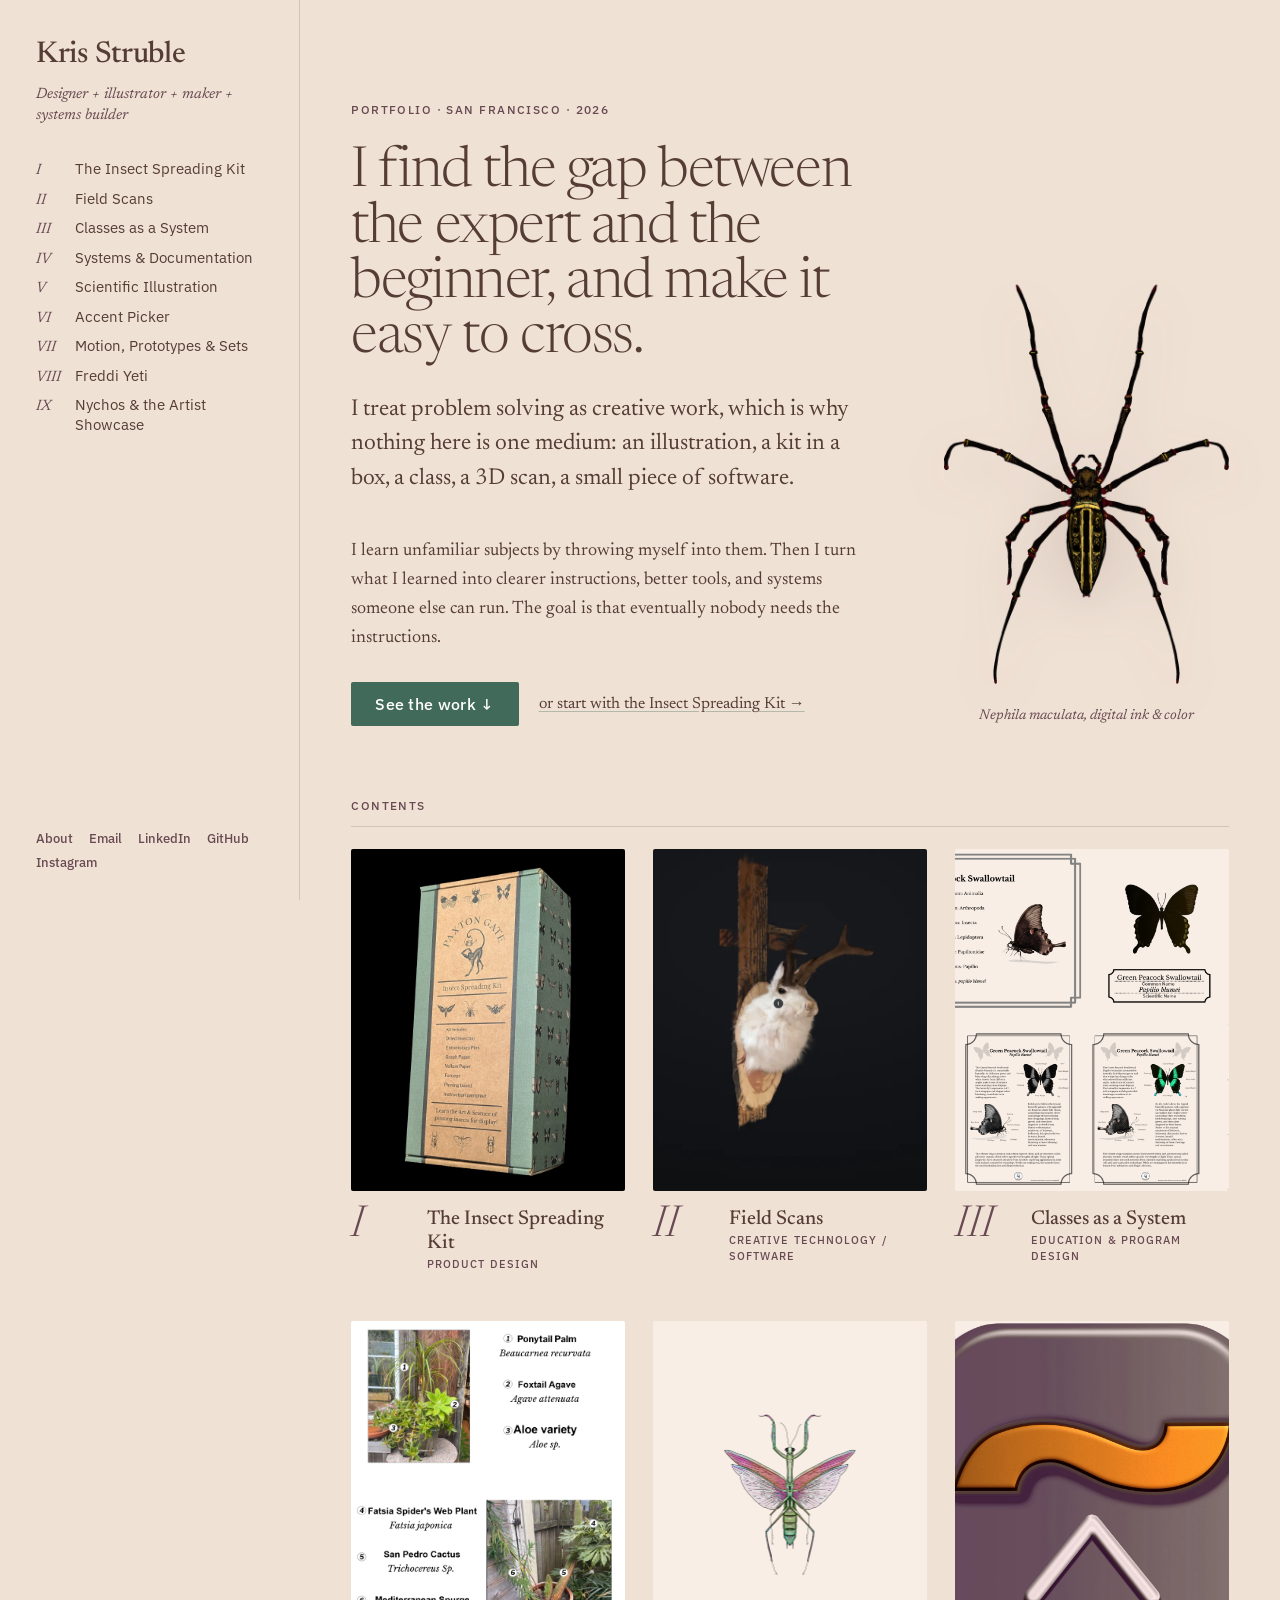
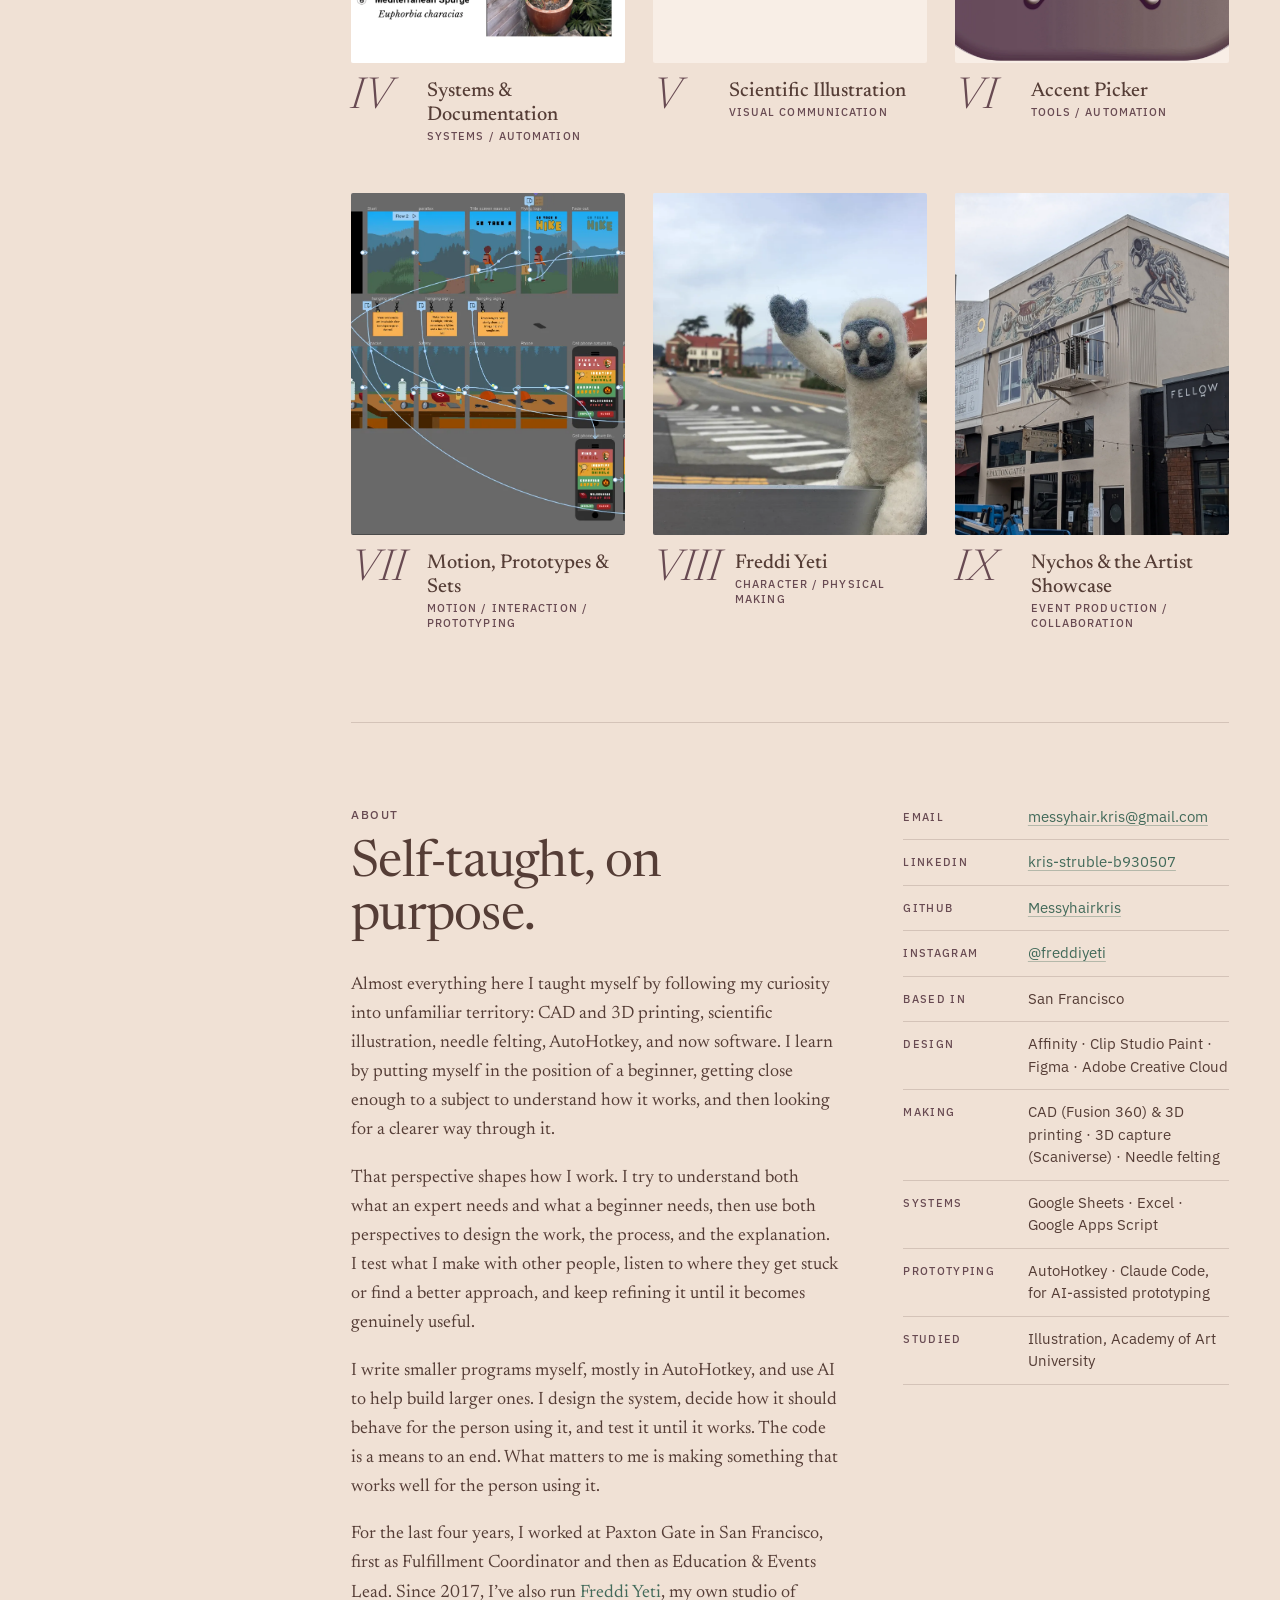
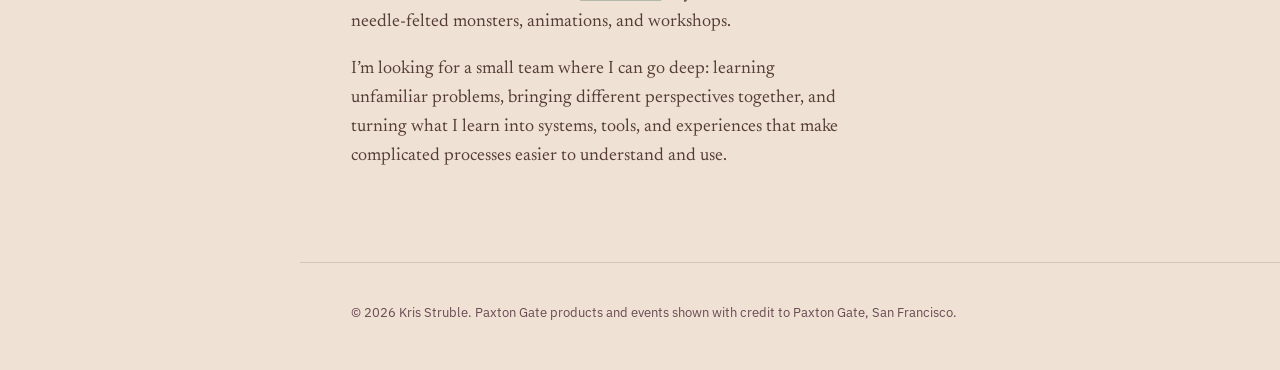
<file: index.html>
<!doctype html>
<html lang="en">
<head>
<meta charset="utf-8">
<meta name="viewport" content="width=device-width, initial-scale=1">
<title>Kris Struble · Designer, Illustrator, Maker, Systems Builder</title>
<meta name="description" content="Kris Struble is a San Francisco designer, illustrator, maker and systems builder who treats problem solving as creative work: scientific illustration, educational kits and classes, 3D scans, and the tools behind them.">
<meta property="og:title" content="Kris Struble · Designer, Illustrator, Maker, Systems Builder">
<meta property="og:image" content="https://krisstruble.com/img/share/index.jpg">
<meta property="og:image:width" content="1200">
<meta property="og:image:height" content="630">
<meta name="twitter:image" content="https://krisstruble.com/img/share/index.jpg">
<meta property="og:description" content="Kris Struble is a San Francisco designer, illustrator, maker and systems builder who treats problem solving as creative work: scientific illustration, educational kits and classes, 3D scans, and the tools behind them.">
<meta property="og:url" content="https://krisstruble.com/">
<meta property="og:type" content="website">
<meta name="twitter:card" content="summary_large_image">
<link rel="preconnect" href="https://fonts.googleapis.com">
<link rel="preconnect" href="https://fonts.gstatic.com" crossorigin>
<link href="https://fonts.googleapis.com/css2?family=IBM+Plex+Mono&amp;family=IBM+Plex+Sans:wght@400;500;600&amp;family=Newsreader:ital,opsz,wght@0,6..72,300;0,6..72,400;0,6..72,500;1,6..72,300;1,6..72,400&amp;display=swap" rel="stylesheet">
<link rel="stylesheet" href="css/site.css?v=20261005e">
<script>document.documentElement.classList.add("js");setTimeout(function(){if(!window.siteReady)document.documentElement.classList.add("no-reveal")},2500)</script>
<script type="module" src="js/site.js?v=20261005e"></script>
<script>/* visit stats (Umami, no cookies). Browsers that look automated are logged as "bot visit", not as page views. */
(function () {
  var ua = navigator.userAgent, why = navigator.webdriver ? "automated" : /HeadlessChrome|PhantomJS/.test(ua) ? "headless" : /Windows NT 6\./.test(ua) ? "windows 7/8" : !(screen.width && screen.height) ? "no screen" : "";
  var s = document.createElement("script");
  s.defer = true; s.src = "https://cloud.umami.is/script.js";
  s.dataset.websiteId = "688c40be-6018-49d1-bb95-970aa23d5b86"; s.dataset.domains = "krisstruble.com";
  if (why) {
    s.dataset.autoTrack = "false";
    s.onload = function () { if (window.umami) umami.track("bot visit", { why: why, page: location.pathname }); };
  }
  document.head.appendChild(s);
})();
</script>
</head>
<body class="page-home">
<a class="skip" href="#main">Skip to content</a>
<header class="mobilebar">
  <a class="name" href="index.html">Kris Struble</a>
  <button class="index-toggle" type="button" aria-expanded="false" aria-controls="index">Index</button>
</header>
<aside class="index" id="index" aria-label="Site index">
  <a class="name" href="index.html" aria-current="page">Kris Struble</a>
  <p class="role">Designer + illustrator + maker + systems builder</p>
  <nav aria-label="Chapters">
    <ol>
      <li><a href="kit.html"><span class="num">I</span><span class="t">The Insect Spreading Kit</span></a></li>
      <li><a href="scans.html"><span class="num">II</span><span class="t">Field Scans</span></a></li>
      <li><a href="classes.html"><span class="num">III</span><span class="t">Classes as a System</span></a></li>
      <li><a href="systems.html"><span class="num">IV</span><span class="t">Systems &amp; Documentation</span></a></li>
      <li><a href="illustration.html"><span class="num">V</span><span class="t">Scientific Illustration</span></a></li>
      <li><a href="accents.html"><span class="num">VI</span><span class="t">Accent Picker</span></a></li>
      <li><a href="motion.html"><span class="num">VII</span><span class="t">Motion, Prototypes &amp; Sets</span></a></li>
      <li><a href="freddi.html"><span class="num">VIII</span><span class="t">Freddi Yeti</span></a></li>
      <li><a href="events.html"><span class="num">IX</span><span class="t">Nychos &amp; the Artist Showcase</span></a></li>
    </ol>
  </nav>
  <ul class="elsewhere">
    <li><a href="index.html#about">About</a></li>
    <li><a href="mailto:messyhair.kris@gmail.com">Email</a></li>
    <li><a href="https://www.linkedin.com/in/kris-struble-b930507">LinkedIn</a></li>
    <li><a href="https://github.com/Messyhairkris">GitHub</a></li>
    <li><a href="https://www.instagram.com/freddiyeti/">Instagram</a></li>
  </ul>
</aside>
<main id="main">
<section class="intro">
  <div class="intro-text">
    <p class="label">Portfolio · San Francisco · 2026</p>
    <h1 class="display">I find the gap between the expert and the beginner, and make it easy to cross.</h1>
    <p class="lead">I treat problem solving as creative work, which is why nothing here is one medium:
      an illustration, a kit in a box, a class, a 3D scan, a small piece of software.</p>
    <p class="start"><a class="btn" href="#contents" data-umami-event="home: see the work">See the work ↓</a>
      <a class="start-alt" href="kit.html" data-umami-event="home: start with the kit">or start with the Insect Spreading Kit →</a></p>
    <p class="more">I learn unfamiliar subjects by throwing myself into them. Then I turn what I learned into clearer instructions,
      better tools, and systems someone else can run. The goal is that eventually nobody needs the
      instructions.</p>
  </div>
  <figure class="intro-figure">
    <img alt="">
    <figcaption></figcaption>
    <noscript><img src="img/bestorb-weaver-nephila-maculata.webp" width="1208" height="1800" alt="Ink and color illustration of a golden orb-weaver spider, Nephila maculata"></noscript>
    <script>
    /* The drawing at the top is a different one each visit. It is chosen here, before the page
       is drawn, so nothing flashes; it never changes while the page is being read. */
    (function () {
      var pool = [["img/bestorb-weaver-nephila-maculata.webp","Ink and color illustration of a golden orb-weaver spider, Nephila maculata","<i>Nephila maculata</i>, digital ink &amp; color"],["img/sphingidae.webp","Ink and color illustration of a hawk moth, family Sphingidae","<i>Sphingidae</i>, digital ink &amp; color"],["img/color-styx-deaths-head.webp","Ink and color illustration of a death’s-head hawk moth, Acherontia styx","<i>Acherontia styx</i>, digital ink &amp; color"],["img/color-chrysiridia-rhipheus-sunset-moth.webp","Ink and color illustration of a Madagascan sunset moth","<i>Chrysiridia rhipheus</i>, digital ink &amp; color"],["img/emerald-swallowtail-color.webp","Ink and color illustration of an emerald swallowtail butterfly","Emerald swallowtail, digital ink &amp; color"],["img/eupatorus-gracilicornis5-horn-beetle-male-color.webp","Ink and color illustration of a five-horned rhinoceros beetle with wings open","<i>Eupatorus gracilicornis</i>, digital ink &amp; color"],["img/color-prosopocoilus-astacoides-red-stag-beetle-female.webp","Ink and color illustration of a female red stag beetle","<i>Prosopocoilus astacoides</i>, digital ink &amp; color"],["img/color-tonkin-s-longhorn-beetle-diastocera-wallichi-toninensis-male.webp","Ink and color illustration of a Tonkin’s longhorn beetle","<i>Diastocera wallichii tonkinensis</i>, digital ink &amp; color"],["img/mantiscolor.webp","Ink and color illustration of a flower mantis","Flower mantis, digital ink &amp; color"]];
      var fig = document.currentScript.parentNode;
      var img = fig.querySelector("img");
      var cap = fig.querySelector("figcaption");
      window.pickHero = function () {
        var last = -1;
        try { last = Number(sessionStorage.getItem("pool:intro") || -1); } catch (e) {}
        var i = Math.floor(Math.random() * pool.length);
        if (i === last) i = (i + 1) % pool.length;
        try { sessionStorage.setItem("pool:intro", String(i)); } catch (e) {}
        img.src = pool[i][0];
        img.alt = pool[i][1];
        cap.innerHTML = pool[i][2];
      };
      window.pickHero();
    })();
    </script>
  </figure>
</section>

<section class="contents" id="contents" aria-labelledby="contents-title">
  <h2 class="label" id="contents-title">Contents</h2>
  <ol class="tiles">
      <li><a class="tile" href="kit.html" data-umami-event="home tile" data-umami-event-chapter="kit">
        <span class="tile-img"><img src="img/Paxton_Gate_Spreading_kit_1800x1800.webp" data-cover="kit" loading="lazy" alt=""></span>
        <span class="tile-num">I</span>
        <span class="tile-title">The Insect Spreading Kit</span>
        <span class="tile-tag">Product Design</span>
      </a></li>
      <li><a class="tile" href="scans.html" data-umami-event="home tile" data-umami-event-chapter="scans">
        <span class="tile-img"><img src="img/field-scans-poster.webp" data-cover="scans" loading="lazy" alt=""></span>
        <span class="tile-num">II</span>
        <span class="tile-title">Field Scans</span>
        <span class="tile-tag">Creative Technology / Software</span>
      </a></li>
      <li><a class="tile" href="classes.html" data-umami-event="home tile" data-umami-event-chapter="classes">
        <span class="tile-img"><img src="img/green-peacock-swallowtail-papilio-blumei-infosheet.webp" data-cover="classes" loading="lazy" alt=""></span>
        <span class="tile-num">III</span>
        <span class="tile-title">Classes as a System</span>
        <span class="tile-tag">Education &amp; Program Design</span>
      </a></li>
      <li><a class="tile" href="systems.html" data-umami-event="home tile" data-umami-event-chapter="systems">
        <span class="tile-img"><img src="img/patio-plant-guide-p1.webp" data-cover="systems" loading="lazy" alt=""></span>
        <span class="tile-num">IV</span>
        <span class="tile-title">Systems &amp; Documentation</span>
        <span class="tile-tag">Systems / Automation</span>
      </a></li>
      <li><a class="tile" href="illustration.html" data-umami-event="home tile" data-umami-event-chapter="illustration">
        <span class="tile-img"><img class="whole" src="img/sphingidae.webp" data-pool="img/sphingidae.webp|img/color-styx-deaths-head.webp|img/color-chrysiridia-rhipheus-sunset-moth.webp|img/emerald-swallowtail-color.webp|img/eupatorus-gracilicornis5-horn-beetle-male-color.webp|img/color-prosopocoilus-astacoides-red-stag-beetle-female.webp|img/color-tonkin-s-longhorn-beetle-diastocera-wallichi-toninensis-male.webp|img/mantiscolor.webp" data-cover="illustration" loading="lazy" alt=""></span>
        <span class="tile-num">V</span>
        <span class="tile-title">Scientific Illustration</span>
        <span class="tile-tag">Visual Communication</span>
      </a></li>
      <li><a class="tile" href="accents.html" data-umami-event="home tile" data-umami-event-chapter="accents">
        <span class="tile-img"><img src="img/accent-picker-icon.webp" data-cover="accents" loading="lazy" alt=""></span>
        <span class="tile-num">VI</span>
        <span class="tile-title">Accent Picker</span>
        <span class="tile-tag">Tools / Automation</span>
      </a></li>
      <li><a class="tile" href="motion.html" data-umami-event="home tile" data-umami-event-chapter="motion">
        <span class="tile-img"><img src="img/figma-go-take-a-hike.webp" data-cover="motion" loading="lazy" alt=""></span>
        <span class="tile-num">VII</span>
        <span class="tile-title">Motion, Prototypes &amp; Sets</span>
        <span class="tile-tag">Motion / Interaction / Prototyping</span>
      </a></li>
      <li><a class="tile" href="freddi.html" data-umami-event="home tile" data-umami-event-chapter="freddi">
        <span class="tile-img"><img src="img/fy-presidio.webp" data-cover="freddi" loading="lazy" alt=""></span>
        <span class="tile-num">VIII</span>
        <span class="tile-title">Freddi Yeti</span>
        <span class="tile-tag">Character / Physical Making</span>
      </a></li>
      <li><a class="tile" href="events.html" data-umami-event="home tile" data-umami-event-chapter="events">
        <span class="tile-img"><img src="img/completed-nychos-mural-paxton-gate.webp" data-cover="events" loading="lazy" alt=""></span>
        <span class="tile-num">IX</span>
        <span class="tile-title">Nychos &amp; the Artist Showcase</span>
        <span class="tile-tag">Event Production / Collaboration</span>
      </a></li>
  </ol>
</section>

<section class="about" id="about">
  <div class="about-text">
    <p class="label">About</p>
    <h2>Self-taught, on purpose.</h2>
    <p>Almost everything here I taught myself by following my curiosity into unfamiliar territory: CAD and
      3D printing, scientific illustration, needle felting, AutoHotkey, and now software. I learn by putting
      myself in the position of a beginner, getting close enough to a subject to understand how it works,
      and then looking for a clearer way through it.</p>
    <p>That perspective shapes how I work. I try to understand both what an expert needs and what a beginner
      needs, then use both perspectives to design the work, the process, and the explanation. I test what I
      make with other people, listen to where they get stuck or find a better approach, and keep refining it
      until it becomes genuinely useful.</p>
    <p>I write smaller programs myself, mostly in AutoHotkey, and use AI to help build larger ones. I design
      the system, decide how it should behave for the person using it, and test it until it works. The code
      is a means to an end. What matters to me is making something that works well for the person using it.</p>
    <p>For the last four years, I worked at Paxton Gate in San Francisco, first as Fulfillment Coordinator and
      then as Education &amp; Events Lead. Since 2017, I’ve also run <a href="freddi.html">Freddi Yeti</a>, my
      own studio of needle-felted monsters, animations, and workshops.</p>
    <p>I’m looking for a small team where I can go deep: learning unfamiliar problems, bringing different
      perspectives together, and turning what I learn into systems, tools, and experiences that make
      complicated processes easier to understand and use.</p>
  </div>
  <ul class="facts">
    <li><span>Email</span><span><a href="mailto:messyhair.kris@gmail.com">messyhair.kris@gmail.com</a></span></li>
    <li><span>LinkedIn</span><span><a href="https://www.linkedin.com/in/kris-struble-b930507">kris-struble-b930507</a></span></li>
    <li><span>GitHub</span><span><a href="https://github.com/Messyhairkris">Messyhairkris</a></span></li>
    <li><span>Instagram</span><span><a href="https://www.instagram.com/freddiyeti/">@freddiyeti</a></span></li>
    <li><span>Based in</span><span>San Francisco</span></li>
    <li><span>Design</span><span>Affinity · Clip Studio Paint · Figma · Adobe Creative Cloud</span></li>
    <li><span>Making</span><span>CAD (Fusion 360) &amp; 3D printing · 3D capture (Scaniverse) · Needle felting</span></li>
    <li><span>Systems</span><span>Google Sheets · Excel · Google Apps Script</span></li>
    <li><span>Prototyping</span><span>AutoHotkey · Claude Code, for AI-assisted prototyping</span></li>
    <li><span>Studied</span><span>Illustration, Academy of Art University</span></li>
  </ul>
</section>
</main>
<footer class="foot">
  <span>© 2026 Kris Struble. Paxton Gate products and events shown with credit to Paxton Gate, San Francisco.</span>
</footer>
</body>
</html>
</file>
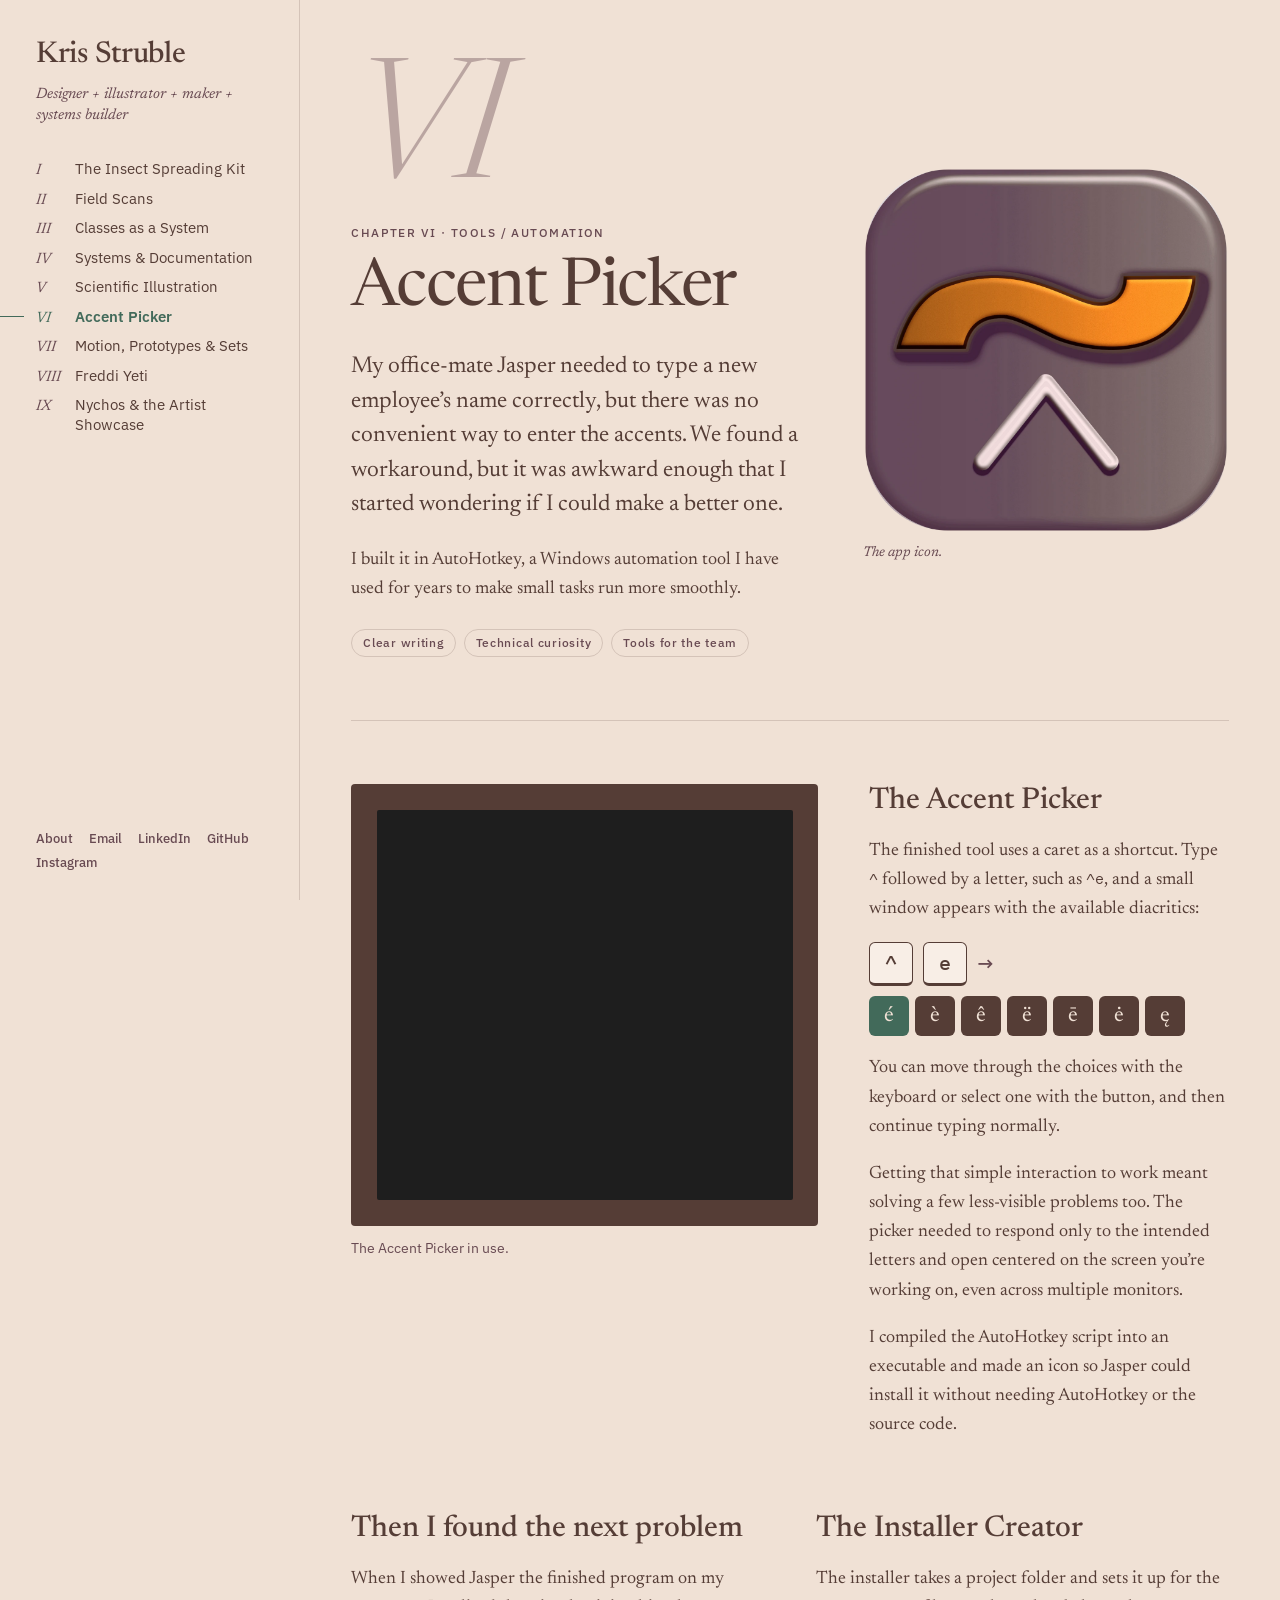
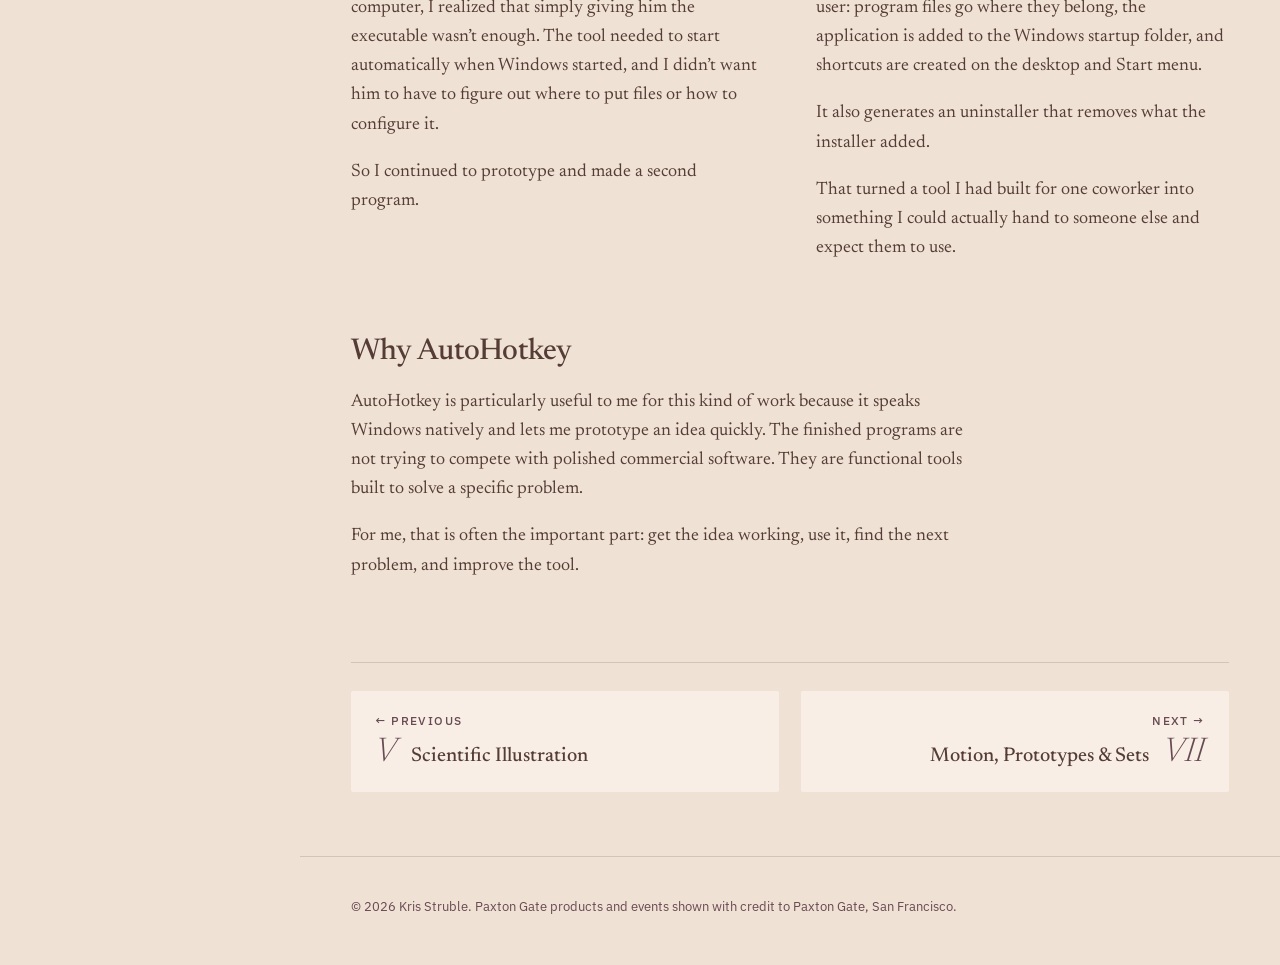
<file: accents.html>
<!doctype html>
<html lang="en">
<head>
<meta charset="utf-8">
<meta name="viewport" content="width=device-width, initial-scale=1">
<title>Accent Picker · Kris Struble</title>
<meta name="description" content="My office-mate Jasper needed to type a new employee’s name correctly, but there was no convenient way to enter the accents. We found a workaround, but it was awkward enough that I started wondering if I could make a better one.">
<meta property="og:title" content="Accent Picker · Kris Struble">
<meta property="og:image" content="https://krisstruble.com/img/share/accents.jpg">
<meta property="og:image:width" content="1200">
<meta property="og:image:height" content="630">
<meta name="twitter:image" content="https://krisstruble.com/img/share/accents.jpg">
<meta property="og:description" content="My office-mate Jasper needed to type a new employee’s name correctly, but there was no convenient way to enter the accents. We found a workaround, but it was awkward enough that I started wondering if I could make a better one.">
<meta property="og:url" content="https://krisstruble.com/accents.html">
<meta property="og:type" content="website">
<meta name="twitter:card" content="summary_large_image">
<link rel="preconnect" href="https://fonts.googleapis.com">
<link rel="preconnect" href="https://fonts.gstatic.com" crossorigin>
<link href="https://fonts.googleapis.com/css2?family=IBM+Plex+Mono&amp;family=IBM+Plex+Sans:wght@400;500;600&amp;family=Newsreader:ital,opsz,wght@0,6..72,300;0,6..72,400;0,6..72,500;1,6..72,300;1,6..72,400&amp;display=swap" rel="stylesheet">
<link rel="stylesheet" href="css/site.css?v=20261005e">
<script>document.documentElement.classList.add("js");setTimeout(function(){if(!window.siteReady)document.documentElement.classList.add("no-reveal")},2500)</script>
<script type="module" src="js/site.js?v=20261005e"></script>
<script>/* visit stats (Umami, no cookies). Browsers that look automated are logged as "bot visit", not as page views. */
(function () {
  var ua = navigator.userAgent, why = navigator.webdriver ? "automated" : /HeadlessChrome|PhantomJS/.test(ua) ? "headless" : /Windows NT 6\./.test(ua) ? "windows 7/8" : !(screen.width && screen.height) ? "no screen" : "";
  var s = document.createElement("script");
  s.defer = true; s.src = "https://cloud.umami.is/script.js";
  s.dataset.websiteId = "688c40be-6018-49d1-bb95-970aa23d5b86"; s.dataset.domains = "krisstruble.com";
  if (why) {
    s.dataset.autoTrack = "false";
    s.onload = function () { if (window.umami) umami.track("bot visit", { why: why, page: location.pathname }); };
  }
  document.head.appendChild(s);
})();
</script>
</head>
<body class="page-accents">
<a class="skip" href="#main">Skip to content</a>
<header class="mobilebar">
  <a class="name" href="index.html">Kris Struble</a>
  <button class="index-toggle" type="button" aria-expanded="false" aria-controls="index">Index</button>
</header>
<aside class="index" id="index" aria-label="Site index">
  <a class="name" href="index.html">Kris Struble</a>
  <p class="role">Designer + illustrator + maker + systems builder</p>
  <nav aria-label="Chapters">
    <ol>
      <li><a href="kit.html"><span class="num">I</span><span class="t">The Insect Spreading Kit</span></a></li>
      <li><a href="scans.html"><span class="num">II</span><span class="t">Field Scans</span></a></li>
      <li><a href="classes.html"><span class="num">III</span><span class="t">Classes as a System</span></a></li>
      <li><a href="systems.html"><span class="num">IV</span><span class="t">Systems &amp; Documentation</span></a></li>
      <li><a href="illustration.html"><span class="num">V</span><span class="t">Scientific Illustration</span></a></li>
      <li><a href="accents.html" aria-current="page"><span class="num">VI</span><span class="t">Accent Picker</span></a></li>
      <li><a href="motion.html"><span class="num">VII</span><span class="t">Motion, Prototypes &amp; Sets</span></a></li>
      <li><a href="freddi.html"><span class="num">VIII</span><span class="t">Freddi Yeti</span></a></li>
      <li><a href="events.html"><span class="num">IX</span><span class="t">Nychos &amp; the Artist Showcase</span></a></li>
    </ol>
  </nav>
  <ul class="elsewhere">
    <li><a href="index.html#about">About</a></li>
    <li><a href="mailto:messyhair.kris@gmail.com">Email</a></li>
    <li><a href="https://www.linkedin.com/in/kris-struble-b930507">LinkedIn</a></li>
    <li><a href="https://github.com/Messyhairkris">GitHub</a></li>
    <li><a href="https://www.instagram.com/freddiyeti/">Instagram</a></li>
  </ul>
</aside>
<main id="main">
<article class="chapter chapter-accents">
  <header class="chapter-head">
    <div class="chapter-text">
      <p class="chapter-num" aria-hidden="true">VI</p>
      <p class="label">Chapter VI · Tools / Automation</p>
      <h1>Accent Picker</h1>
      <p class="lead">My office-mate Jasper needed to type a new employee’s name correctly, but there was no convenient way to enter the accents. We found a workaround, but it was awkward enough that I started wondering if I could make a better one.</p>
      <p>I built it in AutoHotkey, a Windows automation tool I have used for years to make small tasks run more smoothly.</p>
      <ul class="shows"><li>Clear writing</li><li>Technical curiosity</li><li>Tools for the team</li></ul>
    </div>
    <figure class="chapter-cover" data-cover="accents">
        <img src="img/accent-picker-icon.webp" width="1200" height="1200" alt="Accent Picker app icon: an orange tilde above a white caret on a rounded purple tile">
        <figcaption>The app icon.</figcaption>
      </figure>
  </header>
  <div class="chapter-body">
<div class="split wide-left">
  <figure>
    <div class="screen"><img src="media/Accent_tool_in_action.gif" width="482" height="452" loading="lazy" alt="Screen recording of the Accent Picker: typing a caret before a letter opens a small menu of its accented versions, and the chosen one replaces it"></div>
    <figcaption>The Accent Picker in use.</figcaption>
  </figure>
  <div class="prose">
    <h2>The Accent Picker</h2>
    <p>The finished tool uses a caret as a shortcut. Type <span class="mono">^</span> followed by a letter, such
      as <span class="mono">^e</span>, and a small window appears with the available diacritics:</p>
    <div class="keys" aria-label="Type caret then e, and a window offers é, è, ê, ë, ē, ė and ę">
      <kbd>^</kbd><kbd>e</kbd><span class="arrow">→</span>
      <span class="out"><span>é</span><span>è</span><span>ê</span><span>ë</span><span>ē</span><span>ė</span><span>ę</span></span>
    </div>
    <p>You can move through the choices with the keyboard or select one with the button, and then continue
      typing normally.</p>
    <p>Getting that simple interaction to work meant solving a few less-visible problems too. The picker
      needed to respond only to the intended letters and open centered on the screen you’re working on,
      even across multiple monitors.</p>
    <p>I compiled the AutoHotkey script into an executable and made an icon so Jasper could install it
      without needing AutoHotkey or the source code.</p>
  </div>
</div>

<div class="split">
  <div class="prose">
    <h2>Then I found the next problem</h2>
    <p>When I showed Jasper the finished program on my computer, I realized that simply giving him the
      executable wasn’t enough. The tool needed to start automatically when Windows started, and I didn’t
      want him to have to figure out where to put files or how to configure it.</p>
    <p>So I continued to prototype and made a second program.</p>
  </div>
  <div class="prose">
    <h2>The Installer Creator</h2>
    <p>The installer takes a project folder and sets it up for the user: program files go where they belong,
      the application is added to the Windows startup folder, and shortcuts are created on the desktop and
      Start menu.</p>
    <p>It also generates an uninstaller that removes what the installer added.</p>
    <p>That turned a tool I had built for one coworker into something I could actually hand to someone else
      and expect them to use.</p>
  </div>
</div>

<div class="prose">
  <h2>Why AutoHotkey</h2>
  <p>AutoHotkey is particularly useful to me for this kind of work because it speaks Windows natively and
    lets me prototype an idea quickly. The finished programs are not trying to compete with polished
    commercial software. They are functional tools built to solve a specific problem.</p>
  <p>For me, that is often the important part: get the idea working, use it, find the next problem, and
    improve the tool.</p>
</div>
  </div>
  <nav class="pager" aria-label="More chapters">
    <a class="pager-prev" href="illustration.html" data-umami-event="previous chapter" data-umami-event-from="accents"><span class="label">← Previous</span><span class="num">V</span><span class="t">Scientific Illustration</span></a>
    <a class="pager-next" href="motion.html" data-umami-event="next chapter" data-umami-event-from="accents"><span class="pager-thumb"><img src="img/figma-go-take-a-hike.webp" loading="lazy" alt=""></span><span class="label">Next →</span><span class="num">VII</span><span class="t">Motion, Prototypes &amp; Sets</span></a>
  </nav>
</article>
</main>
<footer class="foot">
  <span>© 2026 Kris Struble. Paxton Gate products and events shown with credit to Paxton Gate, San Francisco.</span>
</footer>
</body>
</html>
</file>
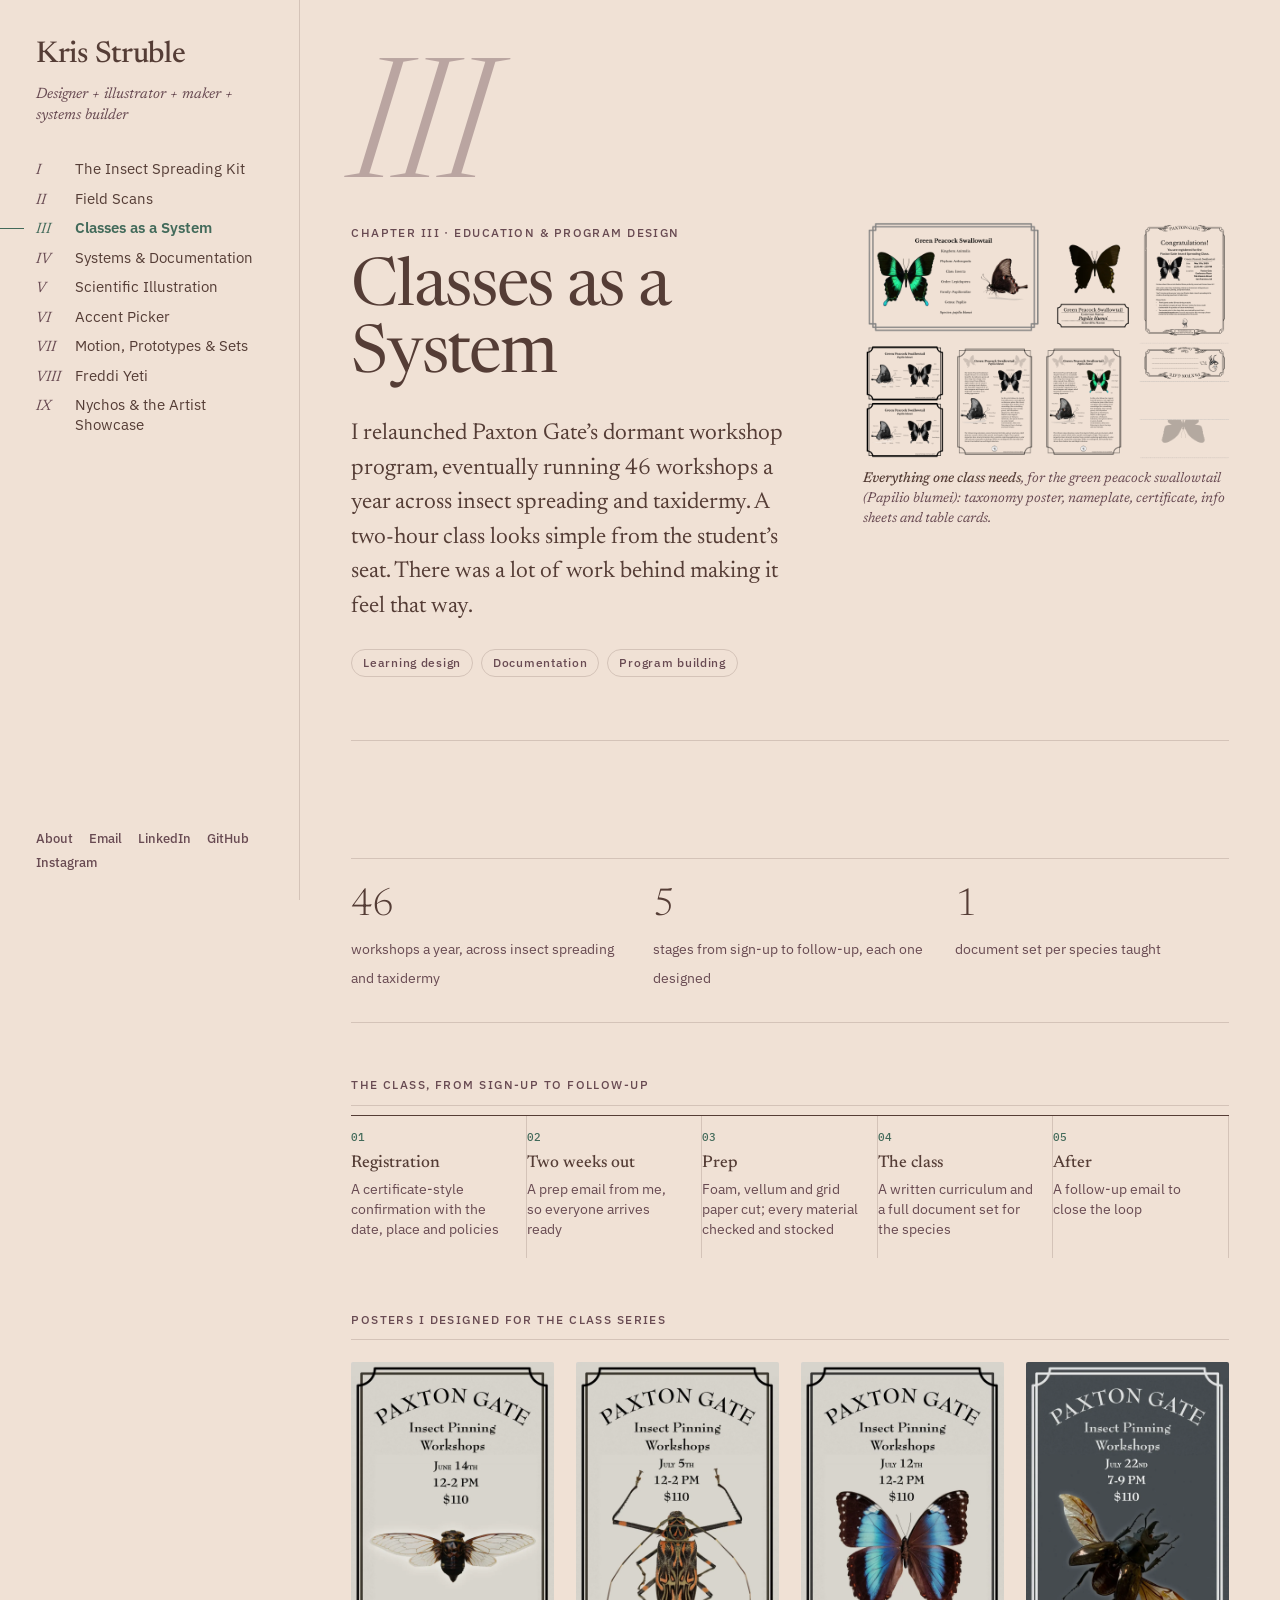
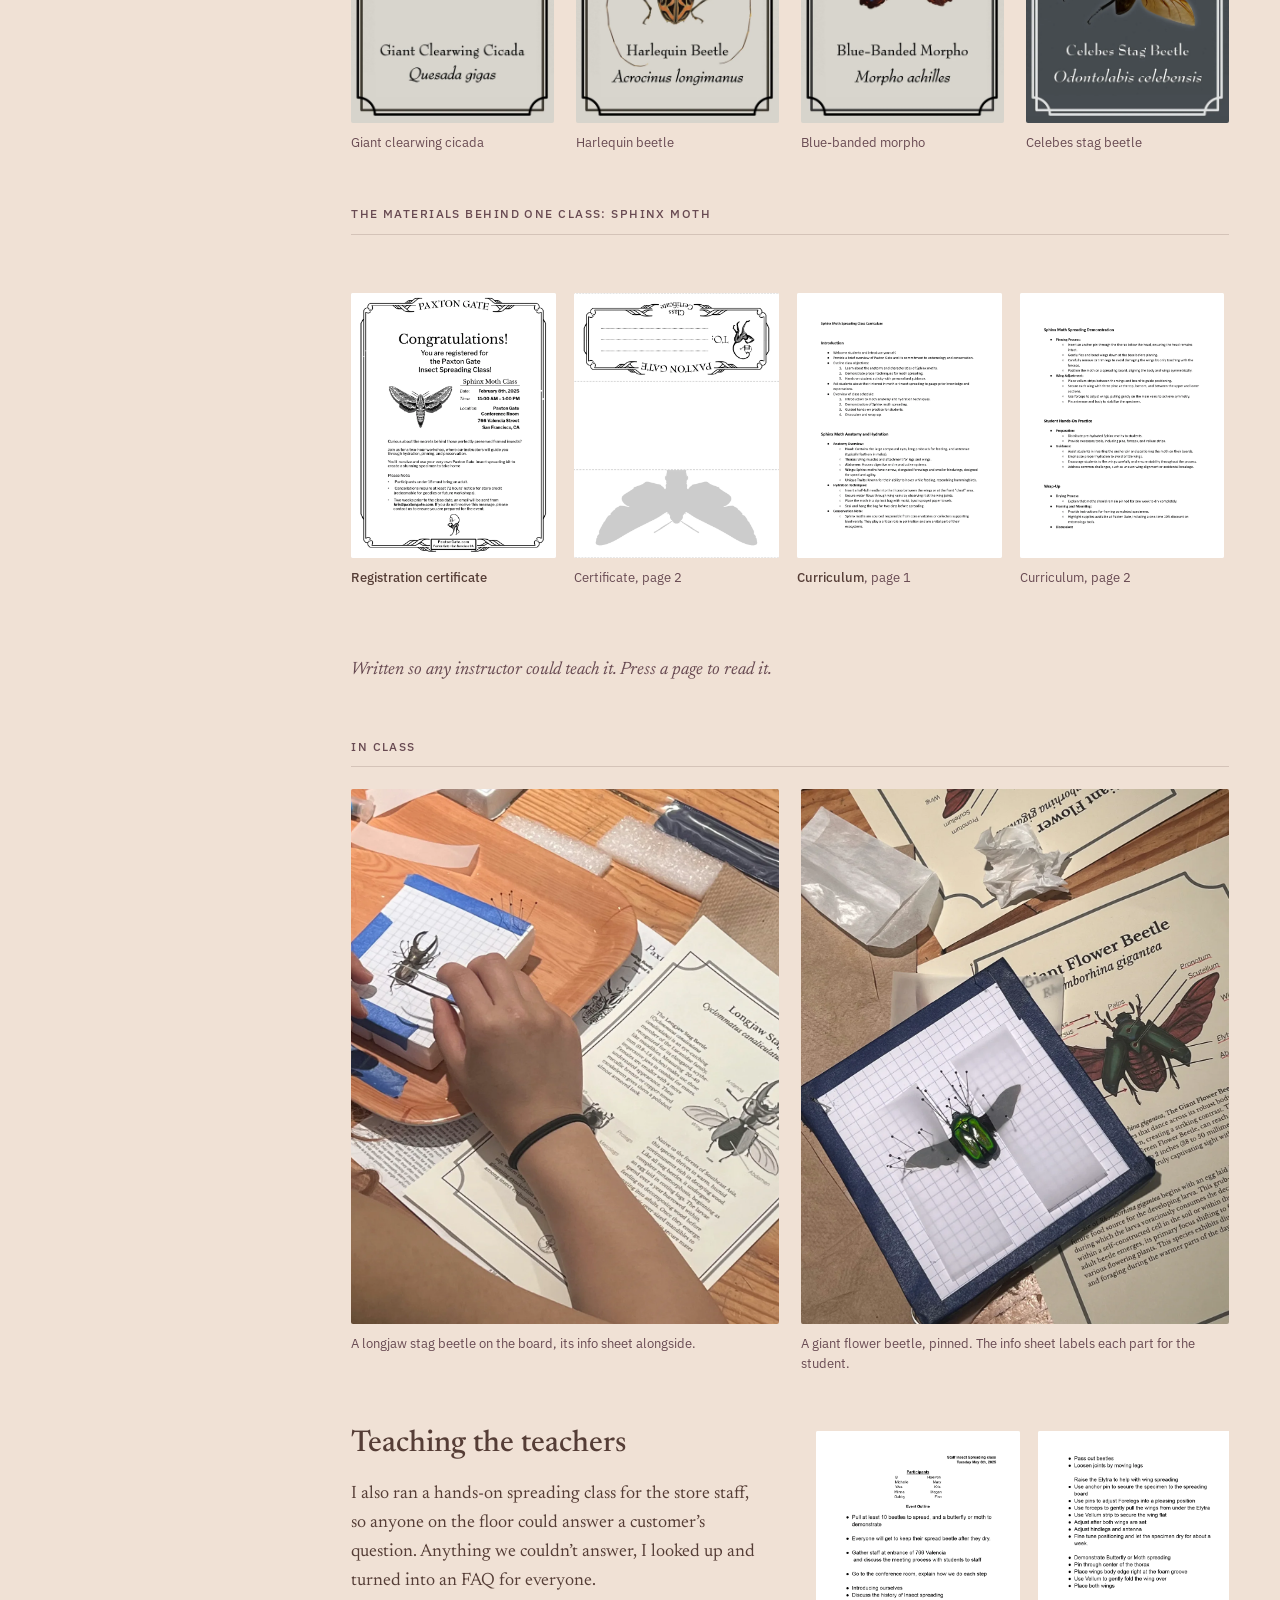
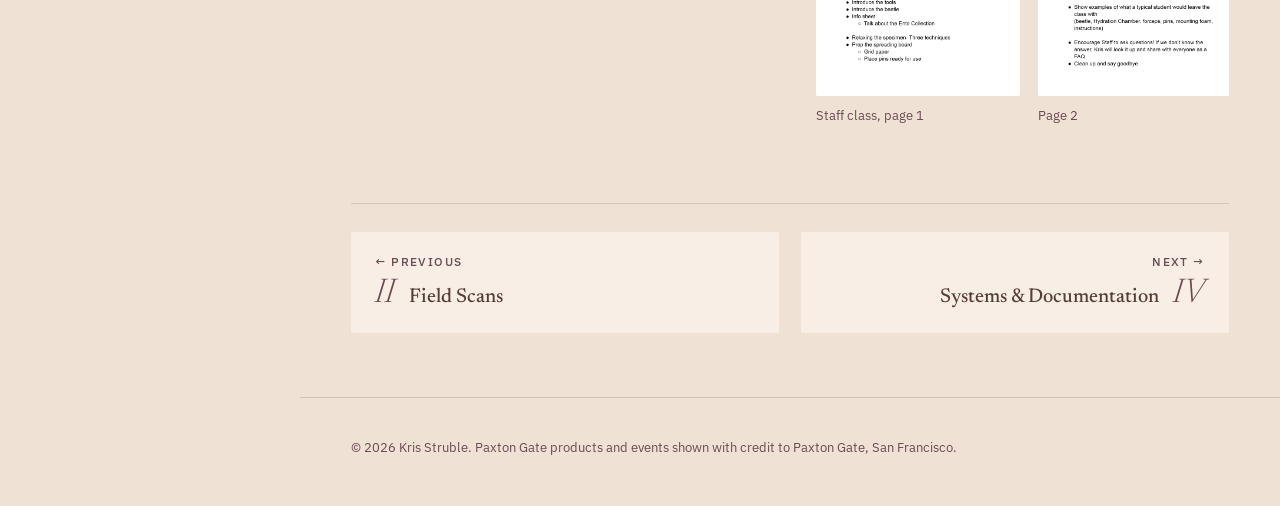
<file: classes.html>
<!doctype html>
<html lang="en">
<head>
<meta charset="utf-8">
<meta name="viewport" content="width=device-width, initial-scale=1">
<title>Classes as a System · Kris Struble</title>
<meta name="description" content="I relaunched Paxton Gate’s dormant workshop program, eventually running 46 workshops a year across insect spreading and taxidermy. A two-hour class looks simple from the student’s seat. There was a lot of work behind making it feel that way.">
<meta property="og:title" content="Classes as a System · Kris Struble">
<meta property="og:image" content="https://krisstruble.com/img/share/classes.jpg">
<meta property="og:image:width" content="1200">
<meta property="og:image:height" content="630">
<meta name="twitter:image" content="https://krisstruble.com/img/share/classes.jpg">
<meta property="og:description" content="I relaunched Paxton Gate’s dormant workshop program, eventually running 46 workshops a year across insect spreading and taxidermy. A two-hour class looks simple from the student’s seat. There was a lot of work behind making it feel that way.">
<meta property="og:url" content="https://krisstruble.com/classes.html">
<meta property="og:type" content="website">
<meta name="twitter:card" content="summary_large_image">
<link rel="preconnect" href="https://fonts.googleapis.com">
<link rel="preconnect" href="https://fonts.gstatic.com" crossorigin>
<link href="https://fonts.googleapis.com/css2?family=IBM+Plex+Mono&amp;family=IBM+Plex+Sans:wght@400;500;600&amp;family=Newsreader:ital,opsz,wght@0,6..72,300;0,6..72,400;0,6..72,500;1,6..72,300;1,6..72,400&amp;display=swap" rel="stylesheet">
<link rel="stylesheet" href="css/site.css?v=20261005e">
<script>document.documentElement.classList.add("js");setTimeout(function(){if(!window.siteReady)document.documentElement.classList.add("no-reveal")},2500)</script>
<script type="module" src="js/site.js?v=20261005e"></script>
<script>/* visit stats (Umami, no cookies). Browsers that look automated are logged as "bot visit", not as page views. */
(function () {
  var ua = navigator.userAgent, why = navigator.webdriver ? "automated" : /HeadlessChrome|PhantomJS/.test(ua) ? "headless" : /Windows NT 6\./.test(ua) ? "windows 7/8" : !(screen.width && screen.height) ? "no screen" : "";
  var s = document.createElement("script");
  s.defer = true; s.src = "https://cloud.umami.is/script.js";
  s.dataset.websiteId = "688c40be-6018-49d1-bb95-970aa23d5b86"; s.dataset.domains = "krisstruble.com";
  if (why) {
    s.dataset.autoTrack = "false";
    s.onload = function () { if (window.umami) umami.track("bot visit", { why: why, page: location.pathname }); };
  }
  document.head.appendChild(s);
})();
</script>
</head>
<body class="page-classes">
<a class="skip" href="#main">Skip to content</a>
<header class="mobilebar">
  <a class="name" href="index.html">Kris Struble</a>
  <button class="index-toggle" type="button" aria-expanded="false" aria-controls="index">Index</button>
</header>
<aside class="index" id="index" aria-label="Site index">
  <a class="name" href="index.html">Kris Struble</a>
  <p class="role">Designer + illustrator + maker + systems builder</p>
  <nav aria-label="Chapters">
    <ol>
      <li><a href="kit.html"><span class="num">I</span><span class="t">The Insect Spreading Kit</span></a></li>
      <li><a href="scans.html"><span class="num">II</span><span class="t">Field Scans</span></a></li>
      <li><a href="classes.html" aria-current="page"><span class="num">III</span><span class="t">Classes as a System</span></a></li>
      <li><a href="systems.html"><span class="num">IV</span><span class="t">Systems &amp; Documentation</span></a></li>
      <li><a href="illustration.html"><span class="num">V</span><span class="t">Scientific Illustration</span></a></li>
      <li><a href="accents.html"><span class="num">VI</span><span class="t">Accent Picker</span></a></li>
      <li><a href="motion.html"><span class="num">VII</span><span class="t">Motion, Prototypes &amp; Sets</span></a></li>
      <li><a href="freddi.html"><span class="num">VIII</span><span class="t">Freddi Yeti</span></a></li>
      <li><a href="events.html"><span class="num">IX</span><span class="t">Nychos &amp; the Artist Showcase</span></a></li>
    </ol>
  </nav>
  <ul class="elsewhere">
    <li><a href="index.html#about">About</a></li>
    <li><a href="mailto:messyhair.kris@gmail.com">Email</a></li>
    <li><a href="https://www.linkedin.com/in/kris-struble-b930507">LinkedIn</a></li>
    <li><a href="https://github.com/Messyhairkris">GitHub</a></li>
    <li><a href="https://www.instagram.com/freddiyeti/">Instagram</a></li>
  </ul>
</aside>
<main id="main">
<article class="chapter chapter-classes">
  <header class="chapter-head">
    <div class="chapter-text">
      <p class="chapter-num" aria-hidden="true">III</p>
      <p class="label">Chapter III · Education &amp; Program Design</p>
      <h1>Classes as a System</h1>
      <p class="lead">I relaunched Paxton Gate’s dormant workshop program, eventually running 46 workshops a year across insect spreading and taxidermy. A two-hour class looks simple from the student’s seat. There was a lot of work behind making it feel that way.</p>
      <ul class="shows"><li>Learning design</li><li>Documentation</li><li>Program building</li></ul>
    </div>
    <figure class="chapter-cover" data-cover="classes">
        <img src="img/green-peacock-swallowtail-papilio-blumei-infosheet.webp" width="1800" height="1176" alt="The full document set for a green peacock swallowtail class laid out together: a taxonomy poster, a nameplate, a registration certificate, front and back info sheets with anatomy diagrams, and table cards">
        <figcaption><b>Everything one class needs</b>, for the green peacock swallowtail (<i>Papilio blumei</i>): taxonomy poster, nameplate, certificate, info sheets and table cards.</figcaption>
      </figure>
  </header>
  <div class="chapter-body">
<div class="stats">
  <div><b>46</b><span>workshops a year, across insect spreading and taxidermy</span></div>
  <div><b>5</b><span>stages from sign-up to follow-up, each one designed</span></div>
  <div><b>1</b><span>document set per species taught</span></div>
</div>

<h2 class="section-title">The class, from sign-up to follow-up</h2>
<ol class="timeline" aria-label="The class, from sign-up to follow-up">
  <li><b>Registration</b><span>A certificate-style confirmation with the date, place and policies</span></li>
  <li><b>Two weeks out</b><span>A prep email from me, so everyone arrives ready</span></li>
  <li><b>Prep</b><span>Foam, vellum and grid paper cut; every material checked and stocked</span></li>
  <li><b>The class</b><span>A written curriculum and a full document set for the species</span></li>
  <li><b>After</b><span>A follow-up email to close the loop</span></li>
</ol>

<h2 class="section-title">Posters I designed for the class series</h2>
<div class="grid g4">
  <figure><button type="button" data-full="img/class-poster-cicada.webp"><img src="img/class-poster-cicada.webp" loading="lazy" alt="Insect Pinning Workshop poster, June 14th, Giant Clearwing Cicada"></button>
    <figcaption>Giant clearwing cicada</figcaption></figure>
  <figure><button type="button" data-full="img/class-poster-harlequin.webp"><img src="img/class-poster-harlequin.webp" loading="lazy" alt="Insect Pinning Workshop poster, July 5th, Harlequin Beetle"></button>
    <figcaption>Harlequin beetle</figcaption></figure>
  <figure><button type="button" data-full="img/class-poster-morpho.webp"><img src="img/class-poster-morpho.webp" loading="lazy" alt="Insect Pinning Workshop poster, July 12th, Blue-Banded Morpho"></button>
    <figcaption>Blue-banded morpho</figcaption></figure>
  <figure><button type="button" data-full="img/class-poster-celebes.webp"><img src="img/class-poster-celebes.webp" loading="lazy" alt="Insect Pinning Workshop poster, July 22nd, Celebes Stag Beetle"></button>
    <figcaption>Celebes stag beetle</figcaption></figure>
</div>

<h2 class="section-title">The materials behind one class: sphinx moth</h2>
<div class="docs">
  <figure><button type="button" data-full="img/sphinx-certificate-p1.webp"><img src="img/sphinx-certificate-p1.webp" loading="lazy" alt="Registration certificate for the Sphinx Moth Spreading Class, with an ink illustration of a hawk moth"></button>
    <figcaption><b>Registration certificate</b></figcaption></figure>
  <figure><button type="button" data-full="img/sphinx-certificate-p2.webp"><img src="img/sphinx-certificate-p2.webp" loading="lazy" alt="Second page of the sphinx moth class certificate"></button>
    <figcaption>Certificate, page 2</figcaption></figure>
  <figure><button type="button" data-full="img/sphinx-curriculum-p1.webp"><img src="img/sphinx-curriculum-p1.webp" loading="lazy" alt="First page of the Sphinx Moth Spreading Class curriculum"></button>
    <figcaption><b>Curriculum</b>, page 1</figcaption></figure>
  <figure><button type="button" data-full="img/sphinx-curriculum-p2.webp"><img src="img/sphinx-curriculum-p2.webp" loading="lazy" alt="Sphinx Moth Spreading Class curriculum, page 2"></button>
    <figcaption>Curriculum, page 2</figcaption></figure>
  <figure><button type="button" data-full="img/sphinx-curriculum-p3.webp"><img src="img/sphinx-curriculum-p3.webp" loading="lazy" alt="Sphinx Moth Spreading Class curriculum, page 3"></button>
    <figcaption>Curriculum, page 3</figcaption></figure>
  <figure><button type="button" data-full="img/sphinx-curriculum-p4.webp"><img src="img/sphinx-curriculum-p4.webp" loading="lazy" alt="Sphinx Moth Spreading Class curriculum, page 4"></button>
    <figcaption>Curriculum, page 4</figcaption></figure>
  <figure><button type="button" data-full="img/sphinx-curriculum-p5.webp"><img src="img/sphinx-curriculum-p5.webp" loading="lazy" alt="Sphinx Moth Spreading Class curriculum, page 5"></button>
    <figcaption>Curriculum, page 5</figcaption></figure>
</div>
<p class="note">Written so any instructor could teach it. Press a page to read it.</p>

<h2 class="section-title">In class</h2>
<div class="grid g2 even">
  <figure><button type="button" data-full="img/class-in-progress-stag.webp"><img src="img/class-in-progress-stag.webp" loading="lazy" alt="A student pinning a longjaw stag beetle on a spreading board, with its info sheet on the table"></button>
    <figcaption>A longjaw stag beetle on the board, its info sheet alongside.</figcaption></figure>
  <figure><button type="button" data-full="img/class-flower-beetle-pinned.webp"><img src="img/class-flower-beetle-pinned.webp" loading="lazy" alt="A giant flower beetle pinned out on a gridded spreading board next to its info sheet, with the body parts labeled"></button>
    <figcaption>A giant flower beetle, pinned. The info sheet labels each part for the student.</figcaption></figure>
</div>

<div class="split">
  <div class="prose">
    <h2>Teaching the teachers</h2>
    <p>I also ran a hands-on spreading class for the store staff, so anyone on the floor could answer a
      customer’s question. Anything we couldn’t answer, I looked up and turned into an FAQ for everyone.</p>
  </div>
  <div class="docs">
    <figure><button type="button" data-full="img/staff-spreading-class-p1.webp"><img src="img/staff-spreading-class-p1.webp" loading="lazy" alt="Staff spreading class handout, page 1"></button>
      <figcaption>Staff class, page 1</figcaption></figure>
    <figure><button type="button" data-full="img/staff-spreading-class-p2.webp"><img src="img/staff-spreading-class-p2.webp" loading="lazy" alt="Staff spreading class handout, page 2"></button>
      <figcaption>Page 2</figcaption></figure>
  </div>
</div>
  </div>
  <nav class="pager" aria-label="More chapters">
    <a class="pager-prev" href="scans.html" data-umami-event="previous chapter" data-umami-event-from="classes"><span class="label">← Previous</span><span class="num">II</span><span class="t">Field Scans</span></a>
    <a class="pager-next" href="systems.html" data-umami-event="next chapter" data-umami-event-from="classes"><span class="pager-thumb"><img src="img/patio-plant-guide-p1.webp" loading="lazy" alt=""></span><span class="label">Next →</span><span class="num">IV</span><span class="t">Systems &amp; Documentation</span></a>
  </nav>
</article>
</main>
<footer class="foot">
  <span>© 2026 Kris Struble. Paxton Gate products and events shown with credit to Paxton Gate, San Francisco.</span>
</footer>
</body>
</html>
</file>
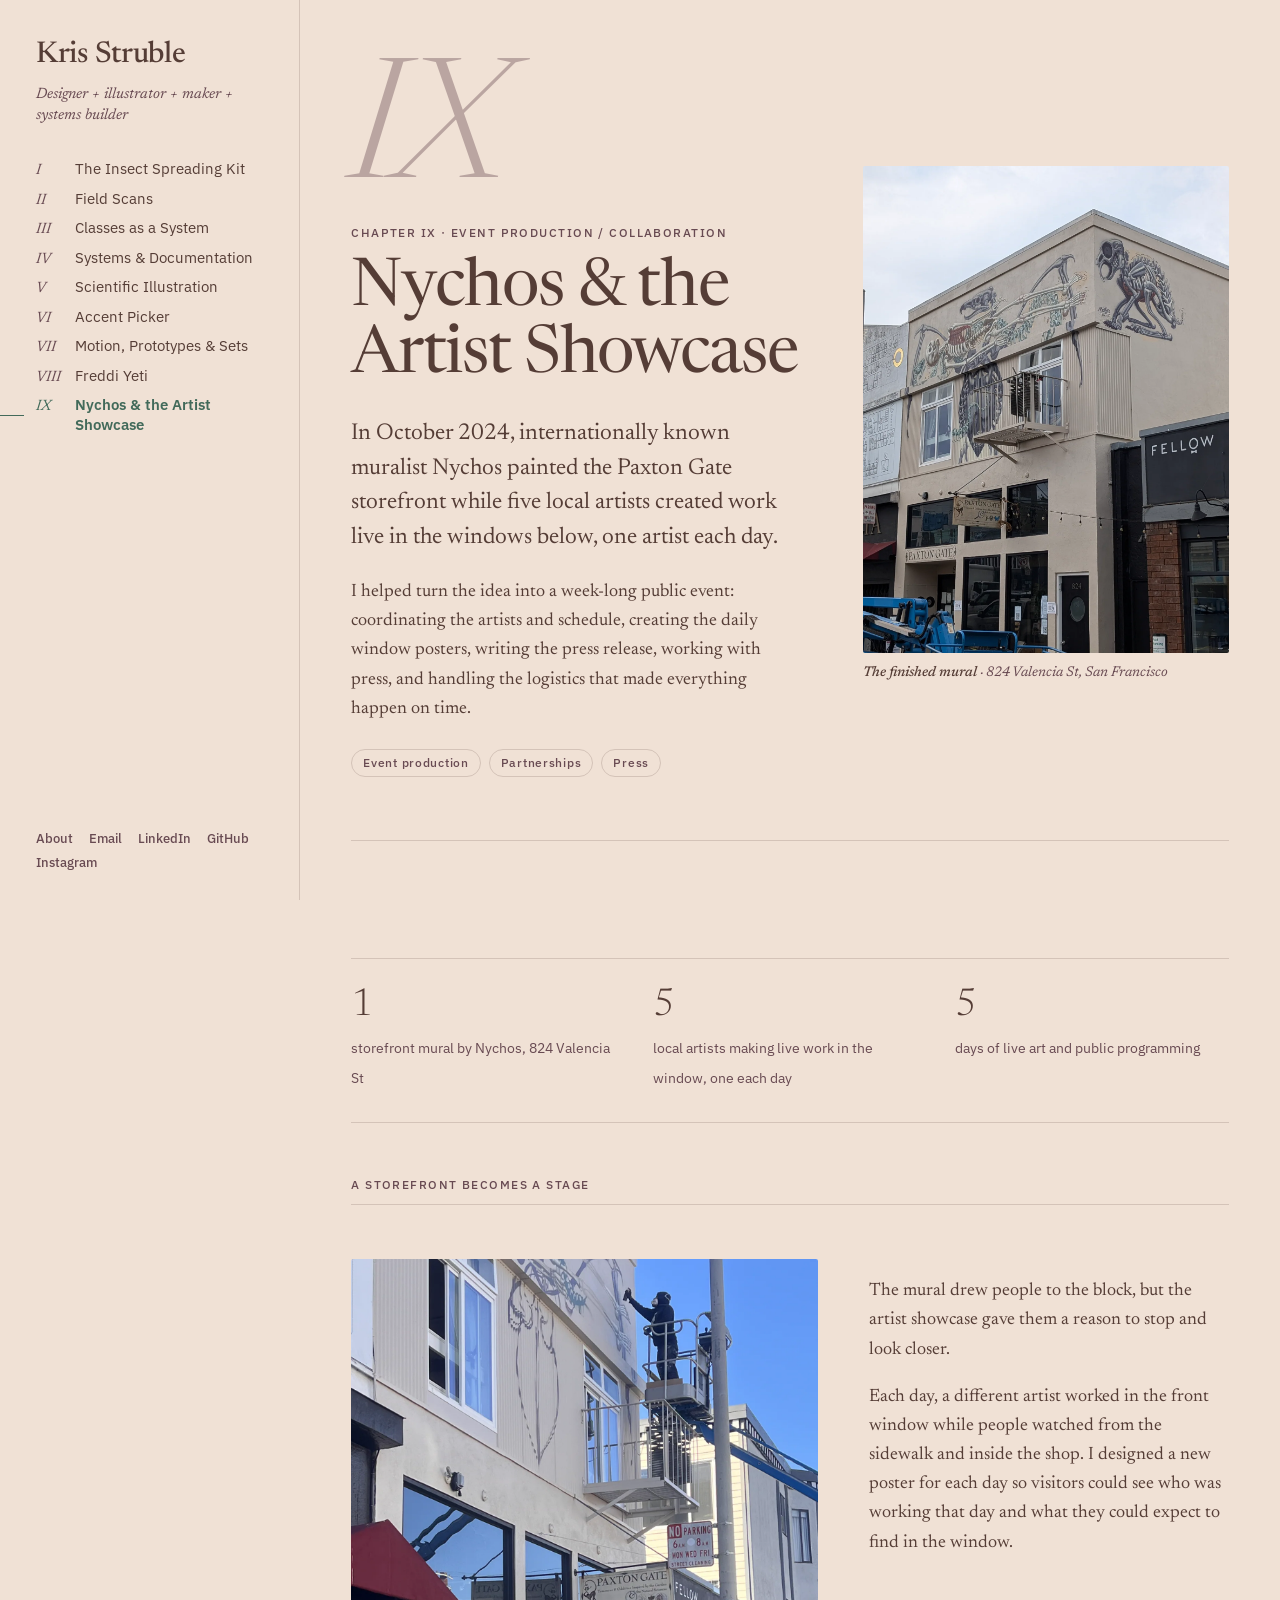
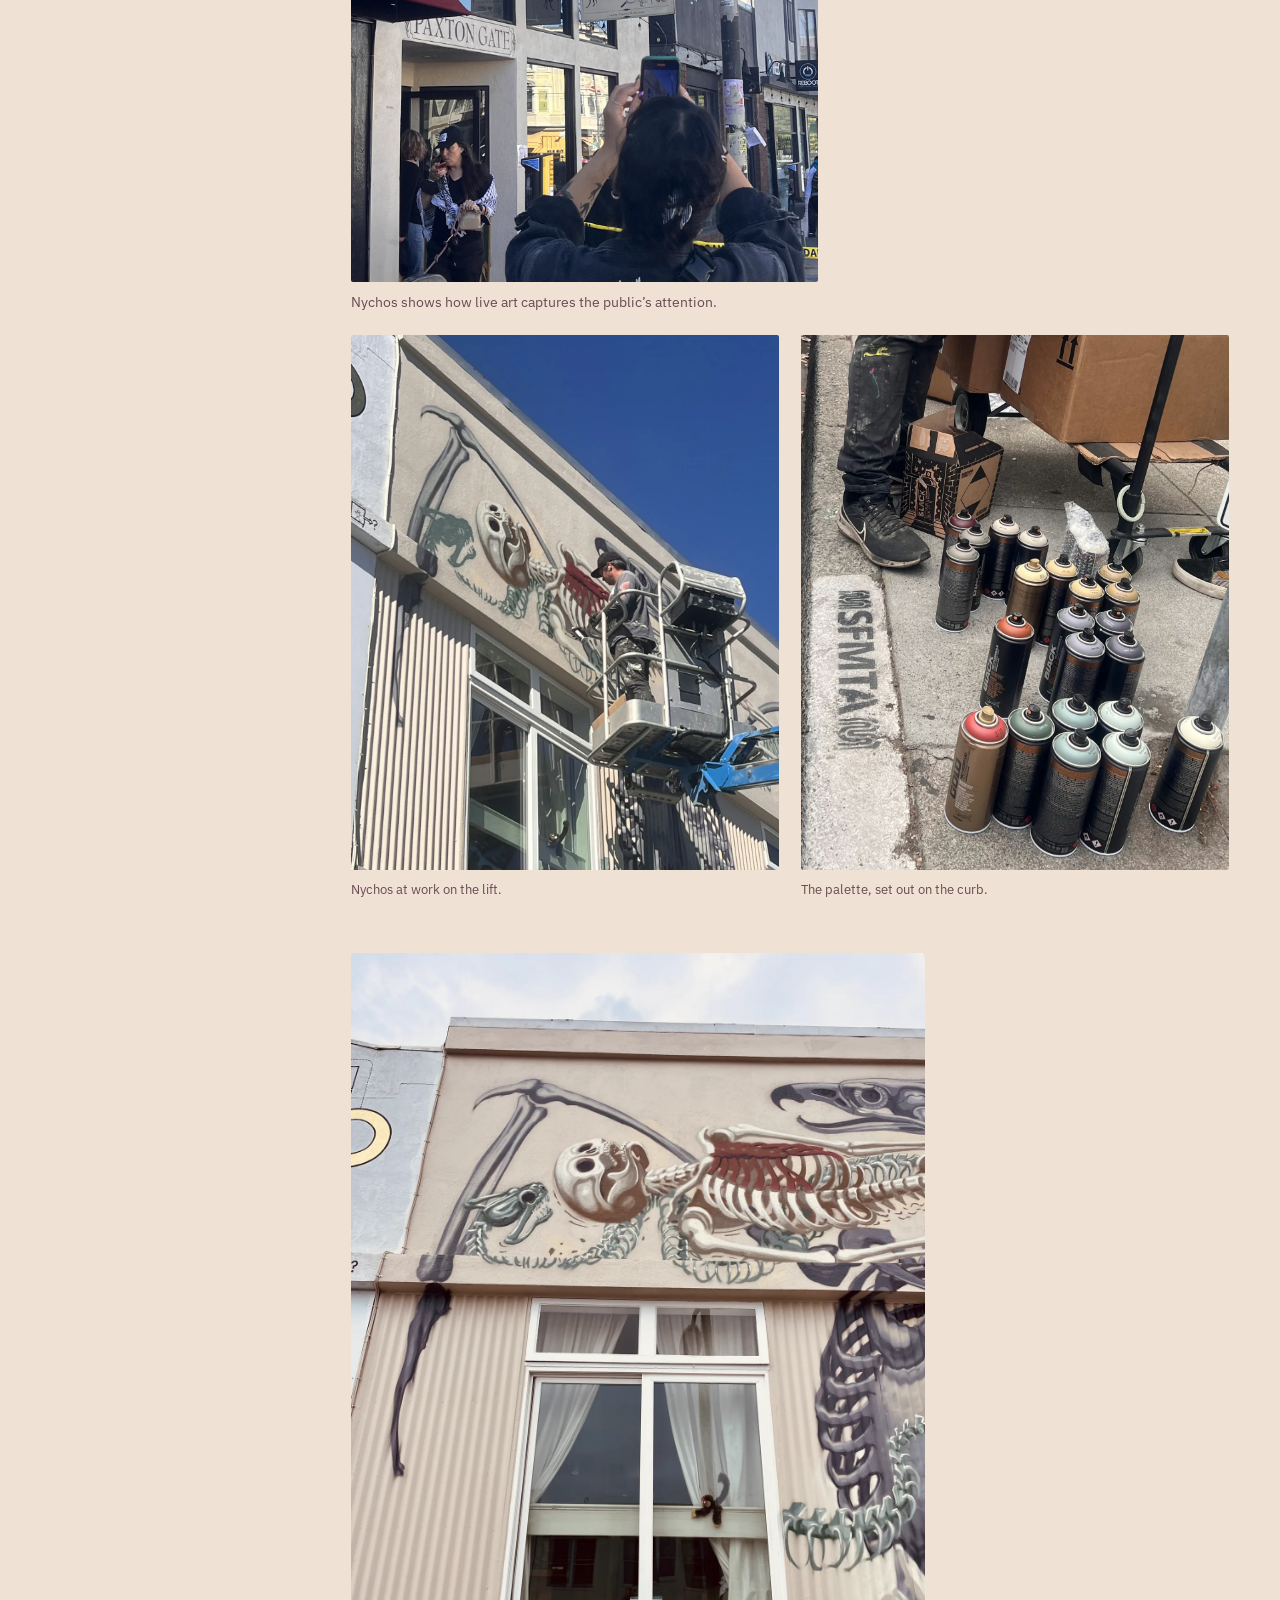
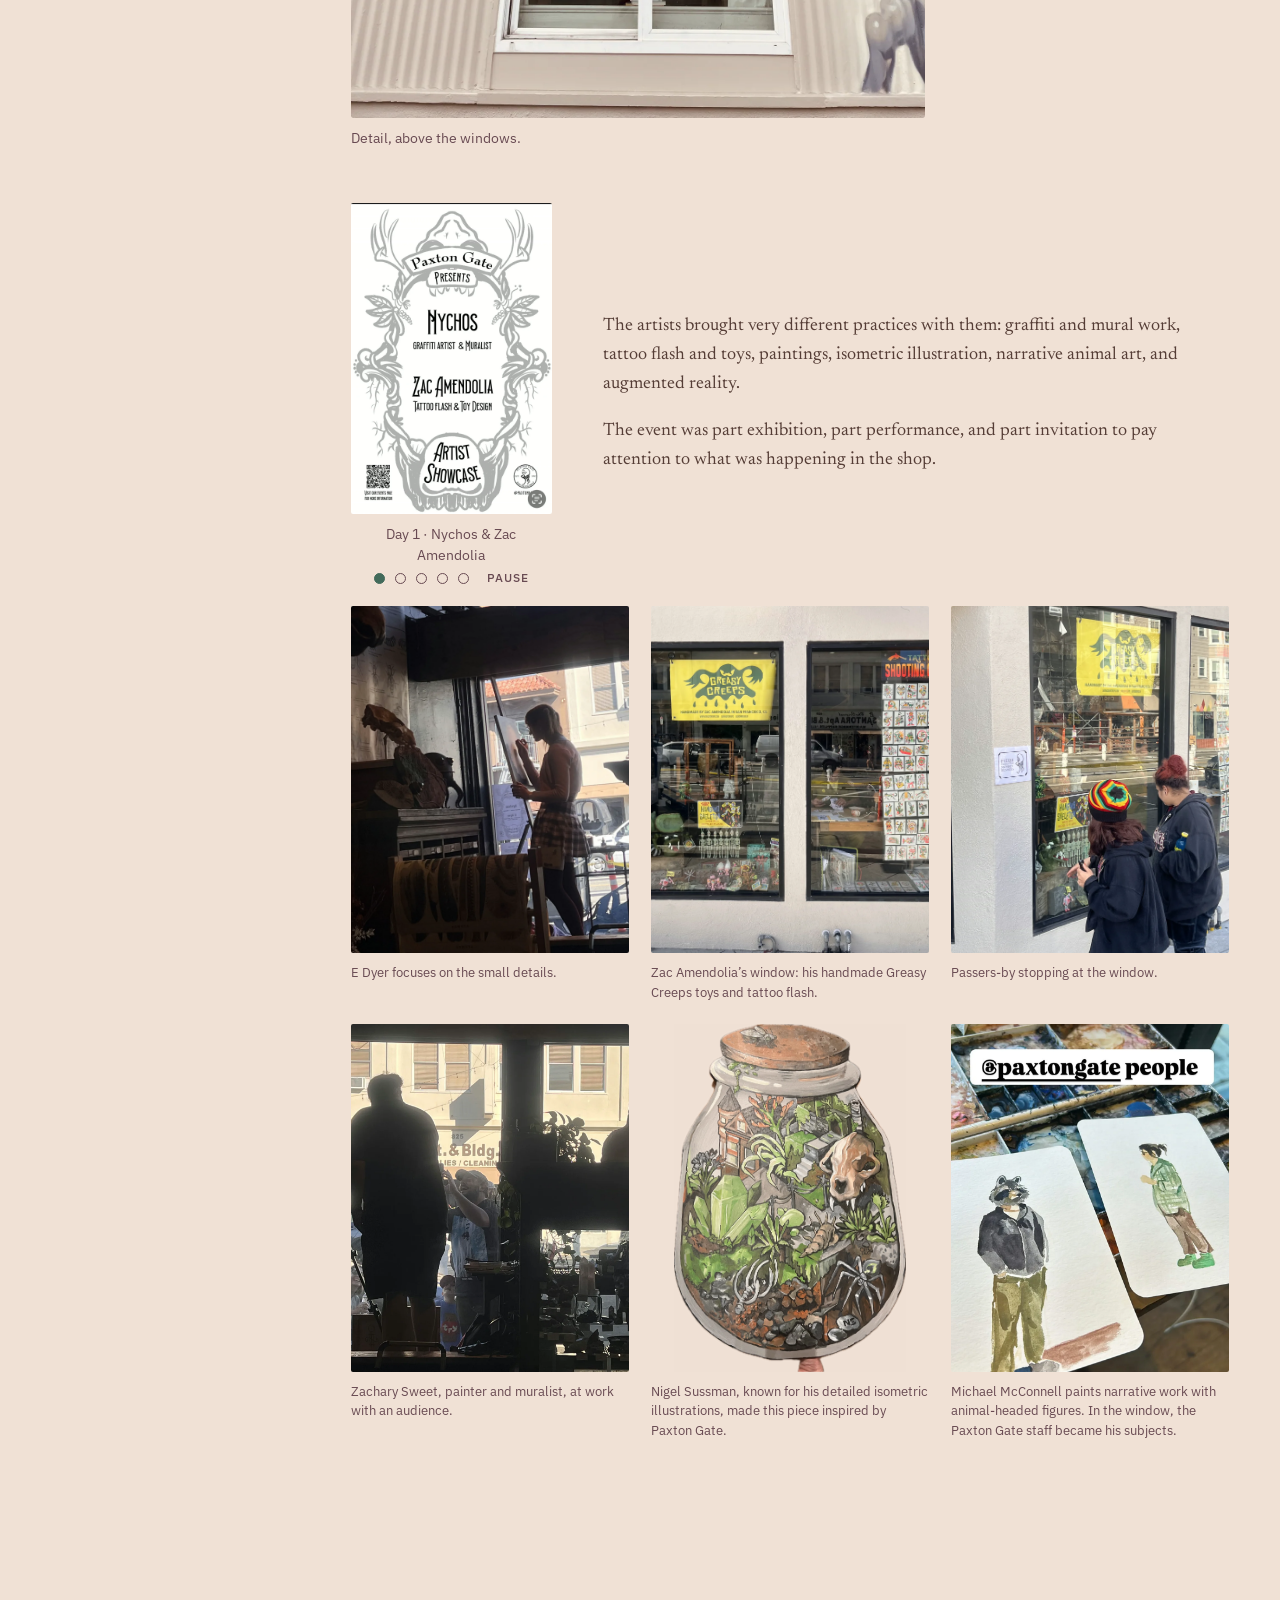
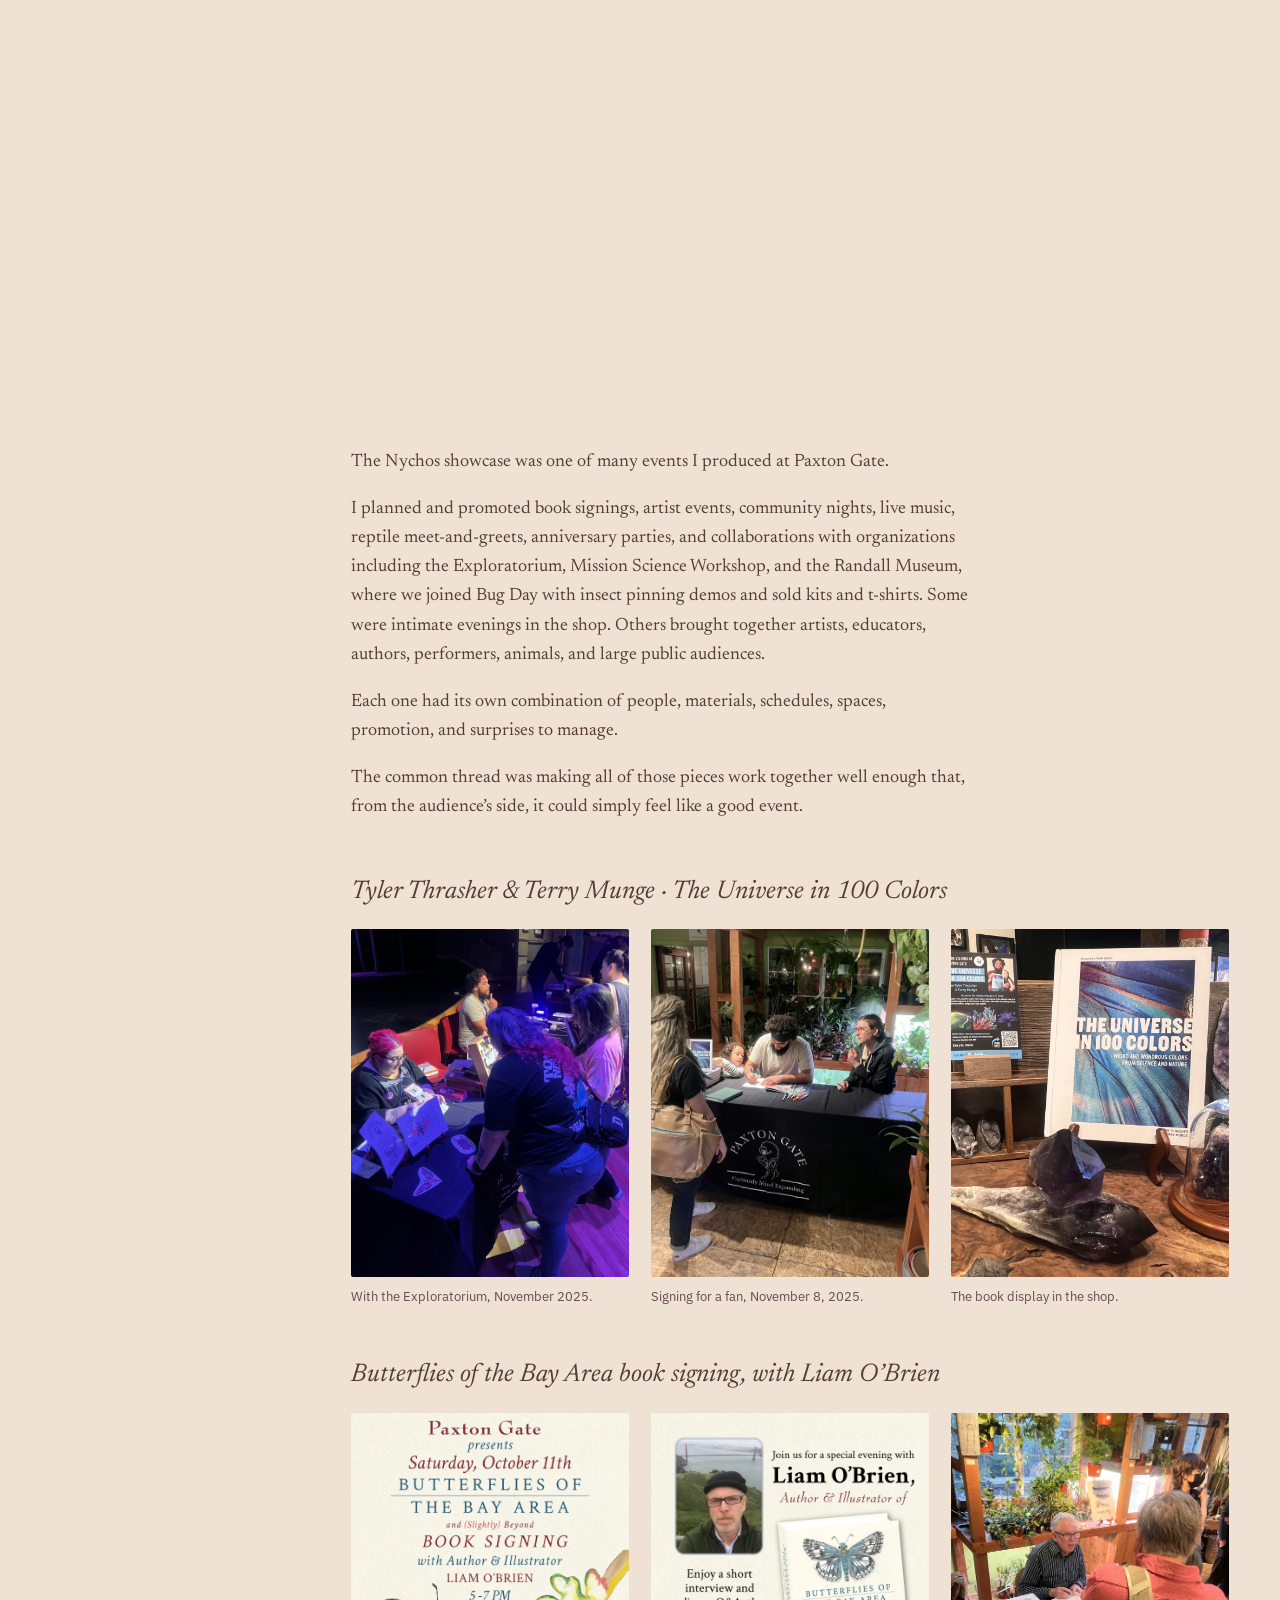
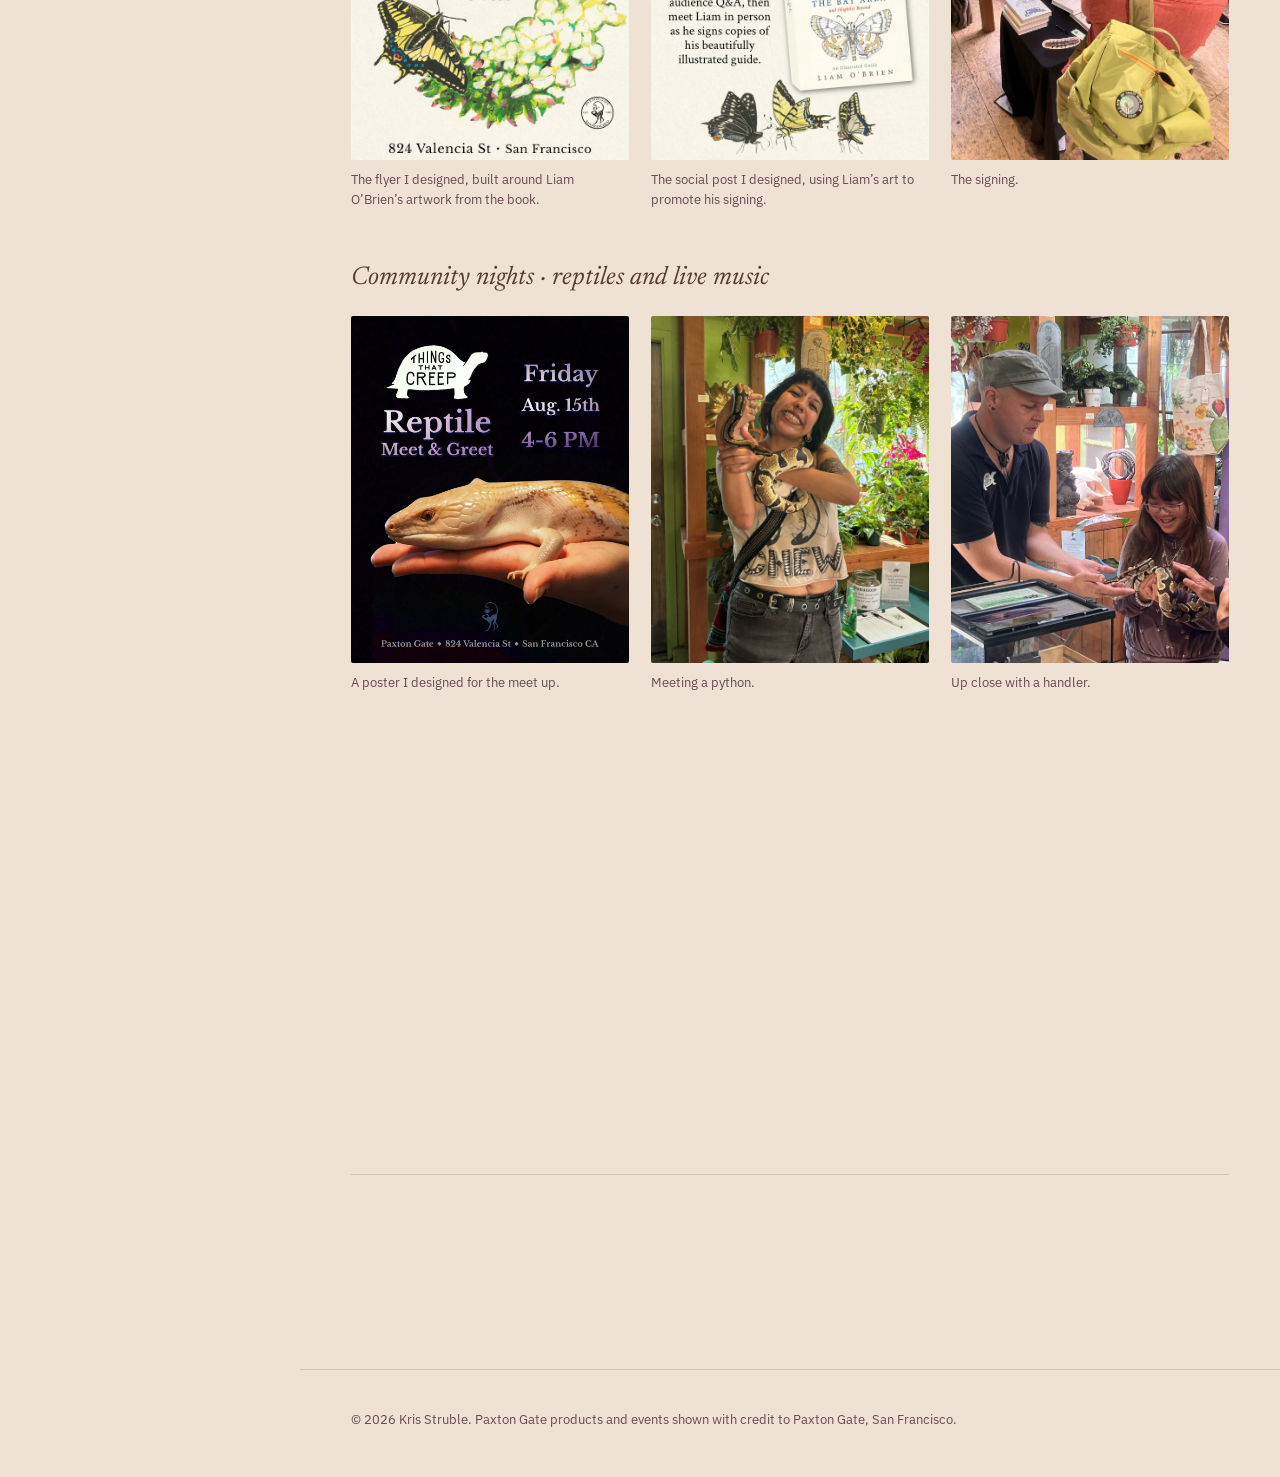
<file: events.html>
<!doctype html>
<html lang="en">
<head>
<meta charset="utf-8">
<meta name="viewport" content="width=device-width, initial-scale=1">
<title>Nychos &amp; the Artist Showcase · Kris Struble</title>
<meta name="description" content="In October 2024, internationally known muralist Nychos painted the Paxton Gate storefront while five local artists created work live in the windows below, one artist each day.">
<meta property="og:title" content="Nychos &amp; the Artist Showcase · Kris Struble">
<meta property="og:image" content="https://krisstruble.com/img/share/events.jpg">
<meta property="og:image:width" content="1200">
<meta property="og:image:height" content="630">
<meta name="twitter:image" content="https://krisstruble.com/img/share/events.jpg">
<meta property="og:description" content="In October 2024, internationally known muralist Nychos painted the Paxton Gate storefront while five local artists created work live in the windows below, one artist each day.">
<meta property="og:url" content="https://krisstruble.com/events.html">
<meta property="og:type" content="website">
<meta name="twitter:card" content="summary_large_image">
<link rel="preconnect" href="https://fonts.googleapis.com">
<link rel="preconnect" href="https://fonts.gstatic.com" crossorigin>
<link href="https://fonts.googleapis.com/css2?family=IBM+Plex+Mono&amp;family=IBM+Plex+Sans:wght@400;500;600&amp;family=Newsreader:ital,opsz,wght@0,6..72,300;0,6..72,400;0,6..72,500;1,6..72,300;1,6..72,400&amp;display=swap" rel="stylesheet">
<link rel="stylesheet" href="css/site.css?v=20261005e">
<script>document.documentElement.classList.add("js");setTimeout(function(){if(!window.siteReady)document.documentElement.classList.add("no-reveal")},2500)</script>
<script type="module" src="js/site.js?v=20261005e"></script>
<script>/* visit stats (Umami, no cookies). Browsers that look automated are logged as "bot visit", not as page views. */
(function () {
  var ua = navigator.userAgent, why = navigator.webdriver ? "automated" : /HeadlessChrome|PhantomJS/.test(ua) ? "headless" : /Windows NT 6\./.test(ua) ? "windows 7/8" : !(screen.width && screen.height) ? "no screen" : "";
  var s = document.createElement("script");
  s.defer = true; s.src = "https://cloud.umami.is/script.js";
  s.dataset.websiteId = "688c40be-6018-49d1-bb95-970aa23d5b86"; s.dataset.domains = "krisstruble.com";
  if (why) {
    s.dataset.autoTrack = "false";
    s.onload = function () { if (window.umami) umami.track("bot visit", { why: why, page: location.pathname }); };
  }
  document.head.appendChild(s);
})();
</script>
</head>
<body class="page-events">
<a class="skip" href="#main">Skip to content</a>
<header class="mobilebar">
  <a class="name" href="index.html">Kris Struble</a>
  <button class="index-toggle" type="button" aria-expanded="false" aria-controls="index">Index</button>
</header>
<aside class="index" id="index" aria-label="Site index">
  <a class="name" href="index.html">Kris Struble</a>
  <p class="role">Designer + illustrator + maker + systems builder</p>
  <nav aria-label="Chapters">
    <ol>
      <li><a href="kit.html"><span class="num">I</span><span class="t">The Insect Spreading Kit</span></a></li>
      <li><a href="scans.html"><span class="num">II</span><span class="t">Field Scans</span></a></li>
      <li><a href="classes.html"><span class="num">III</span><span class="t">Classes as a System</span></a></li>
      <li><a href="systems.html"><span class="num">IV</span><span class="t">Systems &amp; Documentation</span></a></li>
      <li><a href="illustration.html"><span class="num">V</span><span class="t">Scientific Illustration</span></a></li>
      <li><a href="accents.html"><span class="num">VI</span><span class="t">Accent Picker</span></a></li>
      <li><a href="motion.html"><span class="num">VII</span><span class="t">Motion, Prototypes &amp; Sets</span></a></li>
      <li><a href="freddi.html"><span class="num">VIII</span><span class="t">Freddi Yeti</span></a></li>
      <li><a href="events.html" aria-current="page"><span class="num">IX</span><span class="t">Nychos &amp; the Artist Showcase</span></a></li>
    </ol>
  </nav>
  <ul class="elsewhere">
    <li><a href="index.html#about">About</a></li>
    <li><a href="mailto:messyhair.kris@gmail.com">Email</a></li>
    <li><a href="https://www.linkedin.com/in/kris-struble-b930507">LinkedIn</a></li>
    <li><a href="https://github.com/Messyhairkris">GitHub</a></li>
    <li><a href="https://www.instagram.com/freddiyeti/">Instagram</a></li>
  </ul>
</aside>
<main id="main">
<article class="chapter chapter-events">
  <header class="chapter-head">
    <div class="chapter-text">
      <p class="chapter-num" aria-hidden="true">IX</p>
      <p class="label">Chapter IX · Event Production / Collaboration</p>
      <h1>Nychos &amp; the Artist Showcase</h1>
      <p class="lead">In October 2024, internationally known muralist Nychos painted the Paxton Gate storefront while five local artists created work live in the windows below, one artist each day.</p>
      <p>I helped turn the idea into a week-long public event: coordinating the artists and schedule, creating the daily window posters, writing the press release, working with press, and handling the logistics that made everything happen on time.</p>
      <ul class="shows"><li>Event production</li><li>Partnerships</li><li>Press</li></ul>
    </div>
    <figure class="chapter-cover" data-cover="events">
        <img src="img/completed-nychos-mural-paxton-gate.webp" width="1355" height="1800" alt="The finished Nychos mural across the top of the Paxton Gate building on Valencia Street: skeletal animals in his exploded-anatomy style">
        <figcaption><b>The finished mural</b> · 824 Valencia St, San Francisco</figcaption>
      </figure>
  </header>
  <div class="chapter-body">
<div class="stats">
  <div><b>1</b><span>storefront mural by Nychos, 824 Valencia St</span></div>
  <div><b>5</b><span>local artists making live work in the window, one each day</span></div>
  <div><b>5</b><span>days of live art and public programming</span></div>
</div>

<h2 class="section-title">A storefront becomes a stage</h2>
<div class="split wide-left">
  <figure>
    <button type="button" data-full="img/passerby-watch-nychos.webp"><img src="img/passerby-watch-nychos.webp" loading="lazy" alt="People on the sidewalk stopping to watch the mural being painted"></button>
    <figcaption>Nychos shows how live art captures the public’s attention.</figcaption>
  </figure>
  <div class="prose">
    <p>The mural drew people to the block, but the artist showcase gave them a reason to stop and look
      closer.</p>
    <p>Each day, a different artist worked in the front window while people watched from the sidewalk and
      inside the shop. I designed a new poster for each day so visitors could see who was working that day
      and what they could expect to find in the window.</p>
  </div>
</div>

<div class="grid g2 even">
  <figure><button type="button" data-full="img/nychos-painting-lift.webp"><img src="img/nychos-painting-lift.webp" loading="lazy" alt="Nychos on a lift, painting a skeletal figure on the Paxton Gate building"></button>
    <figcaption>Nychos at work on the lift.</figcaption></figure>
  <figure><button type="button" data-full="img/nychos-spray-cans.webp"><img src="img/nychos-spray-cans.webp" loading="lazy" alt="Rows of spray paint cans on the sidewalk beside a cart and a pair of paint-spattered shoes"></button>
    <figcaption>The palette, set out on the curb.</figcaption></figure>
</div>

<figure class="wide-figure plain">
  <button type="button" data-full="img/nychos-detail-skeleton.webp"><img src="img/nychos-detail-skeleton.webp" loading="lazy" alt="Close view of the Nychos mural above a window: a skeletal animal in his exploded-anatomy style"></button>
  <figcaption>Detail, above the windows.</figcaption>
</figure>

<div class="split narrow-left">
  <figure class="carousel" data-interval="5000" style="--stage:.645" aria-roledescription="carousel" aria-label="Artist Showcase posters">
    <div class="carousel-stage">
      <button type="button" class="slide is-on" data-full="img/showcase-poster-1.webp" data-cap="Day 1 · Nychos &amp;amp; Zac Amendolia"><img src="img/showcase-poster-1.webp" alt="Artist Showcase poster: Nychos, graffiti artist and muralist, and Zac Amendolia, tattoo flash and toy design"></button>
      <button type="button" class="slide" data-full="img/showcase-poster-2.webp" data-cap="Day 2 · Nychos &amp;amp; E Dyer" tabindex="-1" aria-hidden="true"><img src="img/showcase-poster-2.webp" loading="lazy" alt="Artist Showcase poster: Nychos and E Dyer, paintings of city nightscapes and cosmic wonders"></button>
      <button type="button" class="slide" data-full="img/showcase-poster-3.webp" data-cap="Day 3 · Nigel Sussman" tabindex="-1" aria-hidden="true"><img src="img/showcase-poster-3.webp" loading="lazy" alt="Artist Showcase poster: Nigel Sussman, complex isometric illustrations"></button>
      <button type="button" class="slide" data-full="img/showcase-poster-4.webp" data-cap="Day 4 · Michael McConnell" tabindex="-1" aria-hidden="true"><img src="img/showcase-poster-4.webp" loading="lazy" alt="Artist Showcase poster: Michael McConnell, narrative animal art"></button>
      <button type="button" class="slide" data-full="img/showcase-poster-5.webp" data-cap="Day 5 · Zachary Sweet" tabindex="-1" aria-hidden="true"><img src="img/showcase-poster-5.webp" loading="lazy" alt="Artist Showcase poster: Zachary Sweet, painting and augmented reality"></button>
    </div>
    <figcaption>Day 1 · Nychos &amp; Zac Amendolia</figcaption>
    <div class="carousel-controls" hidden>
      <button type="button" class="dot" aria-label="Show Day 1 · Nychos and Zac Amendolia"></button>
      <button type="button" class="dot" aria-label="Show Day 2 · Nychos and E Dyer"></button>
      <button type="button" class="dot" aria-label="Show Day 3 · Nigel Sussman"></button>
      <button type="button" class="dot" aria-label="Show Day 4 · Michael McConnell"></button>
      <button type="button" class="dot" aria-label="Show Day 5 · Zachary Sweet"></button>
      <button type="button" class="carousel-pause" aria-pressed="false">Pause</button>
    </div>
  </figure>
  <div class="prose">
    <p>The artists brought very different practices with them: graffiti and mural work, tattoo flash and
      toys, paintings, isometric illustration, narrative animal art, and augmented reality.</p>
    <p>The event was part exhibition, part performance, and part invitation to pay attention to what was
      happening in the shop.</p>
  </div>
</div>
<div class="grid g3 even">
  <figure><button type="button" data-full="img/showcase-e-dyer.webp"><img src="img/showcase-e-dyer.webp" loading="lazy" alt="E Dyer painting at an easel in the Paxton Gate window, in silhouette"></button>
    <figcaption>E Dyer focuses on the small details.</figcaption></figure>
  <figure><button type="button" data-full="img/showcase-zac-window.webp"><img src="img/showcase-zac-window.webp" loading="lazy" alt="Paxton Gate's front windows filled with Zac Amendolia's Greasy Creeps toys and a wall of tattoo flash"></button>
    <figcaption>Zac Amendolia’s window: his handmade Greasy Creeps toys and tattoo flash.</figcaption></figure>
  <figure><button type="button" data-full="img/showcase-passersby.webp"><img src="img/showcase-passersby.webp" loading="lazy" alt="Two people on the sidewalk looking closely at the toys in the Paxton Gate window"></button>
    <figcaption>Passers-by stopping at the window.</figcaption></figure>
  <figure><button type="button" data-full="img/showcase-zachary-sweet.webp"><img src="img/showcase-zachary-sweet.webp" loading="lazy" alt="Zachary Sweet in silhouette at the window, with people watching from inside the shop"></button>
    <figcaption>Zachary Sweet, painter and muralist, at work with an audience.</figcaption></figure>
  <figure><button type="button" data-full="img/showcase-nigel-terrarium.webp"><img class="cutout" src="img/showcase-nigel-terrarium.webp" loading="lazy" alt="Nigel Sussman's illustration of a glass terrarium jar holding a skull, crystals, plants and insects"></button>
    <figcaption>Nigel Sussman, known for his detailed isometric illustrations, made this piece inspired by Paxton Gate.</figcaption></figure>
  <figure><button type="button" data-full="img/showcase-mcconnell-people.webp"><img src="img/showcase-mcconnell-people.webp" loading="lazy" alt="Two watercolor figures by Michael McConnell based on Paxton Gate staff, one with a raccoon's head"></button>
    <figcaption>Michael McConnell paints narrative work with animal-headed figures. In the window, the Paxton Gate staff became his subjects.</figcaption></figure>
</div>

<h2 class="section-title">Making the event visible</h2>
<div class="split">
  <div class="prose">
    <p>The physical event was only part of the work. I also wrote the press release, coordinated the
      information needed to promote the week, and spoke with press about what we were doing.</p>
    <p>I like this part of event work because it sits between production and communication. An event needs
      to happen, but people also need to understand why they should come.</p>
    <p class="note">The press release. Press a page to read it.</p>
  </div>
  <div class="docs">
    <figure><button type="button" data-full="img/artist-showcase-release-p1.webp"><img src="img/artist-showcase-release-p1.webp" loading="lazy" alt="Press release for the Nychos mural and artist showcase, page 1"></button>
      <figcaption>Page 1</figcaption></figure>
    <figure><button type="button" data-full="img/artist-showcase-release-p2.webp"><img src="img/artist-showcase-release-p2.webp" loading="lazy" alt="Press release, page 2"></button>
      <figcaption>Page 2</figcaption></figure>
  </div>
</div>

<h2 class="section-title">More events</h2>
<div class="prose">
  <p>The Nychos showcase was one of many events I produced at Paxton Gate.</p>
  <p>I planned and promoted book signings, artist events, community nights, live music, reptile
    meet-and-greets, anniversary parties, and collaborations with organizations including the Exploratorium,
    Mission Science Workshop, and the Randall Museum, where we joined Bug Day with insect pinning demos
    and sold kits and t-shirts. Some were intimate evenings in the shop. Others brought together artists,
    educators, authors, performers, animals, and large public audiences.</p>
  <p>Each one had its own combination of people, materials, schedules, spaces, promotion, and surprises to
    manage.</p>
  <p>The common thread was making all of those pieces work together well enough that, from the audience’s
    side, it could simply feel like a good event.</p>
</div>

<div>
  <h3 class="group-title">Tyler Thrasher &amp; Terry Munge · <i>The Universe in 100 Colors</i></h3>
  <div class="grid g3 even">
  <figure><button type="button" data-full="img/thrasher-exploratorium.webp"><img src="img/thrasher-exploratorium.webp" loading="lazy" alt="Tyler Thrasher and Terry Munge at a table under purple light at the Exploratorium, with visitors gathered around"></button>
    <figcaption>With the Exploratorium, November 2025.</figcaption></figure>
  <figure><button type="button" data-full="img/thrasher-signing.webp"><img src="img/thrasher-signing.webp" loading="lazy" alt="Tyler Thrasher signing a book for a fan at a Paxton Gate table"></button>
    <figcaption>Signing for a fan, November 8, 2025.</figcaption></figure>
  <figure><button type="button" data-full="img/thrasher-display.webp"><img src="img/thrasher-display.webp" loading="lazy" alt="The Universe in 100 Colors on display among amethyst crystals and a geode under a glass dome"></button>
    <figcaption>The book display in the shop.</figcaption></figure>
  </div>
</div>

<div>
  <h3 class="group-title"><i>Butterflies of the Bay Area</i> book signing, with Liam O’Brien</h3>
  <div class="grid g3 even">
  <figure><button type="button" data-full="img/book-signing-poster.webp"><img class="whole" src="img/book-signing-poster.webp" loading="lazy" alt="Poster: Paxton Gate presents Butterflies of the Bay Area book signing with author and illustrator Liam O'Brien, Saturday October 11th"></button>
    <figcaption>The flyer I designed, built around Liam O’Brien’s artwork from the book.</figcaption></figure>
  <figure><button type="button" data-full="img/book-signing-poster-2.webp"><img class="whole" src="img/book-signing-poster-2.webp" loading="lazy" alt="Social post: join us for a special evening with Liam O'Brien, interview, Q&amp;A and signing"></button>
    <figcaption>The social post I designed, using Liam’s art to promote his signing.</figcaption></figure>
  <figure><button type="button" data-full="img/book-signing.webp"><img src="img/book-signing.webp" loading="lazy" alt="Liam O'Brien signing books at a table surrounded by plants"></button>
    <figcaption>The signing.</figcaption></figure>
  </div>
</div>

<div>
  <h3 class="group-title">Community nights · reptiles and live music</h3>
  <div class="grid g3 even">
  <figure><button type="button" data-full="img/creep-poster.webp"><img class="whole" src="img/creep-poster.webp" loading="lazy" alt="Poster: Things That Creep, Reptile Meet &amp; Greet, Friday August 15th, 4 to 6 PM"></button>
    <figcaption>A poster I designed for the meet up.</figcaption></figure>
  <figure><button type="button" data-full="img/creep-boa.webp"><img src="img/creep-boa.webp" loading="lazy" alt="A visitor grinning while holding a ball python among the plants"></button>
    <figcaption>Meeting a python.</figcaption></figure>
  <figure><button type="button" data-full="img/creep-meet.webp"><img src="img/creep-meet.webp" loading="lazy" alt="A handler passing a ball python to a smiling visitor"></button>
    <figcaption>Up close with a handler.</figcaption></figure>
  <figure><button type="button" data-full="img/live-music-poster.webp"><img class="whole" src="img/live-music-poster.webp" loading="lazy" alt="Poster: Performing live at Paxton Gate, Divya Raghavan and Roo Harrigan, Thursday August 14th"></button>
    <figcaption>One of five posters I designed for the Valencia Live! music nights I planned and promoted.</figcaption></figure>
  <figure><button type="button" data-full="img/herp-happy-hour.webp"><img src="img/herp-happy-hour.webp" loading="lazy" alt="A man with a snake draped over his shoulders at a crowded evening patio event"></button>
    <figcaption>Herpetology Happy Hour with Mission Science Workshop.</figcaption></figure>
  <figure><button type="button" data-full="img/herp-happy-hour-2.webp"><img src="img/herp-happy-hour-2.webp" loading="lazy" alt="A smiling participant holding a corn snake at a crowded evening event"></button>
    <figcaption>Getting close to the reptiles.</figcaption></figure>
  </div>
</div>
  </div>
  <nav class="pager" aria-label="More chapters">
    <a class="pager-prev" href="freddi.html" data-umami-event="previous chapter" data-umami-event-from="events"><span class="label">← Previous</span><span class="num">VIII</span><span class="t">Freddi Yeti</span></a>
    <a class="pager-next" href="index.html" data-umami-event="next chapter" data-umami-event-from="events"><span class="label">Back to →</span><span class="t">Contents</span></a>
  </nav>
</article>
</main>
<footer class="foot">
  <span>© 2026 Kris Struble. Paxton Gate products and events shown with credit to Paxton Gate, San Francisco.</span>
</footer>
</body>
</html>
</file>
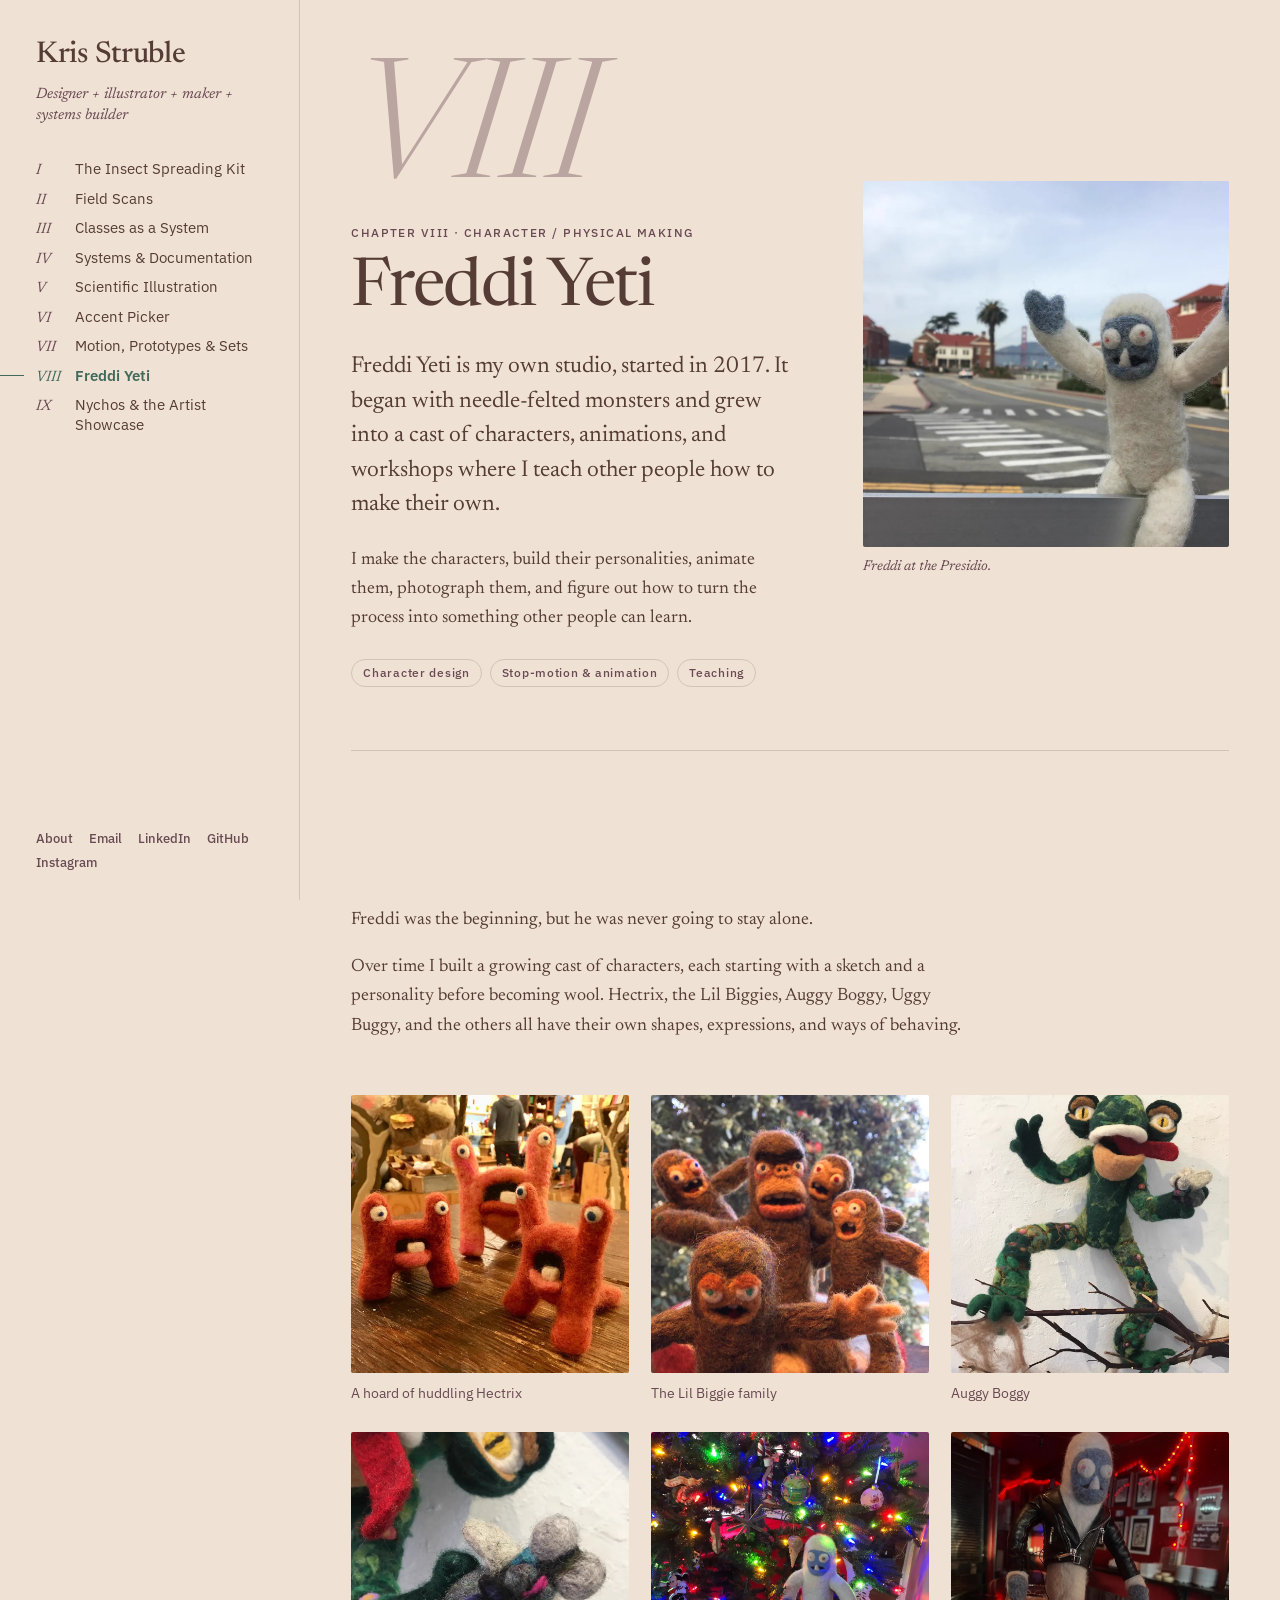
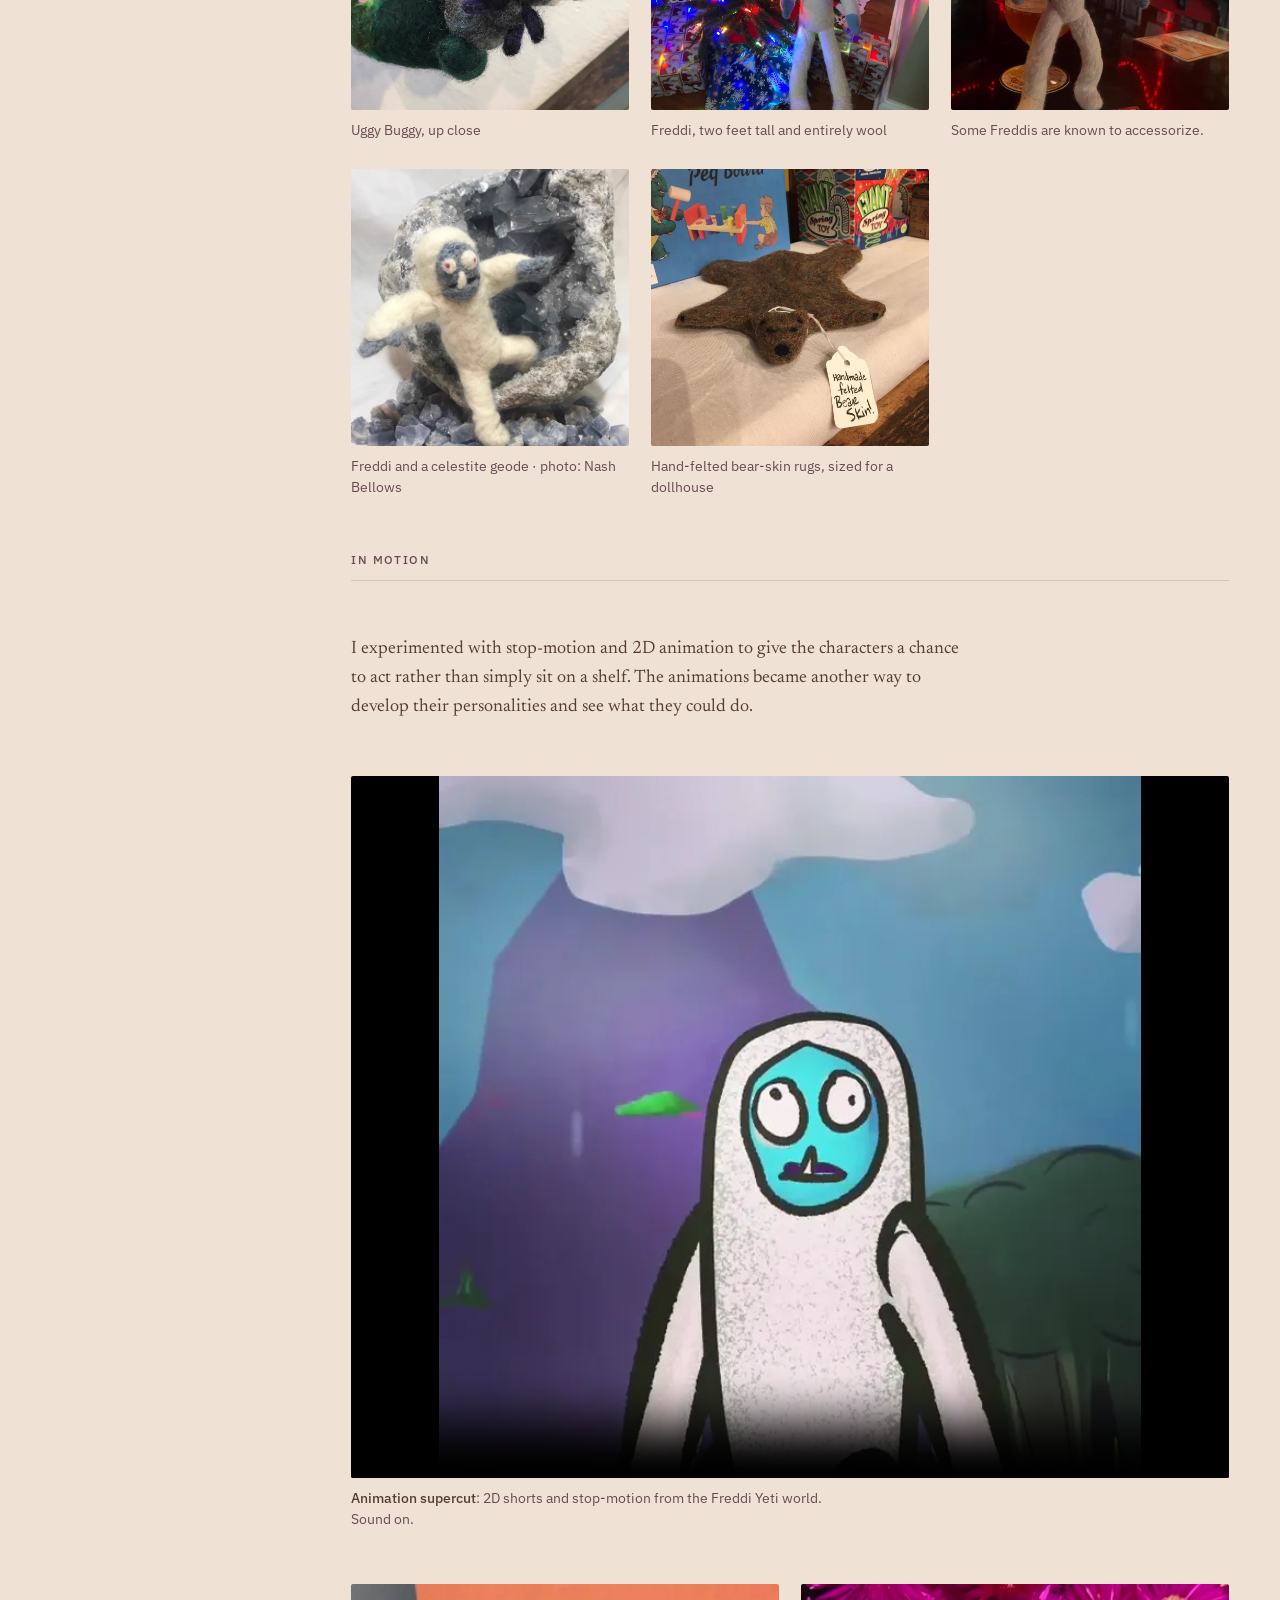
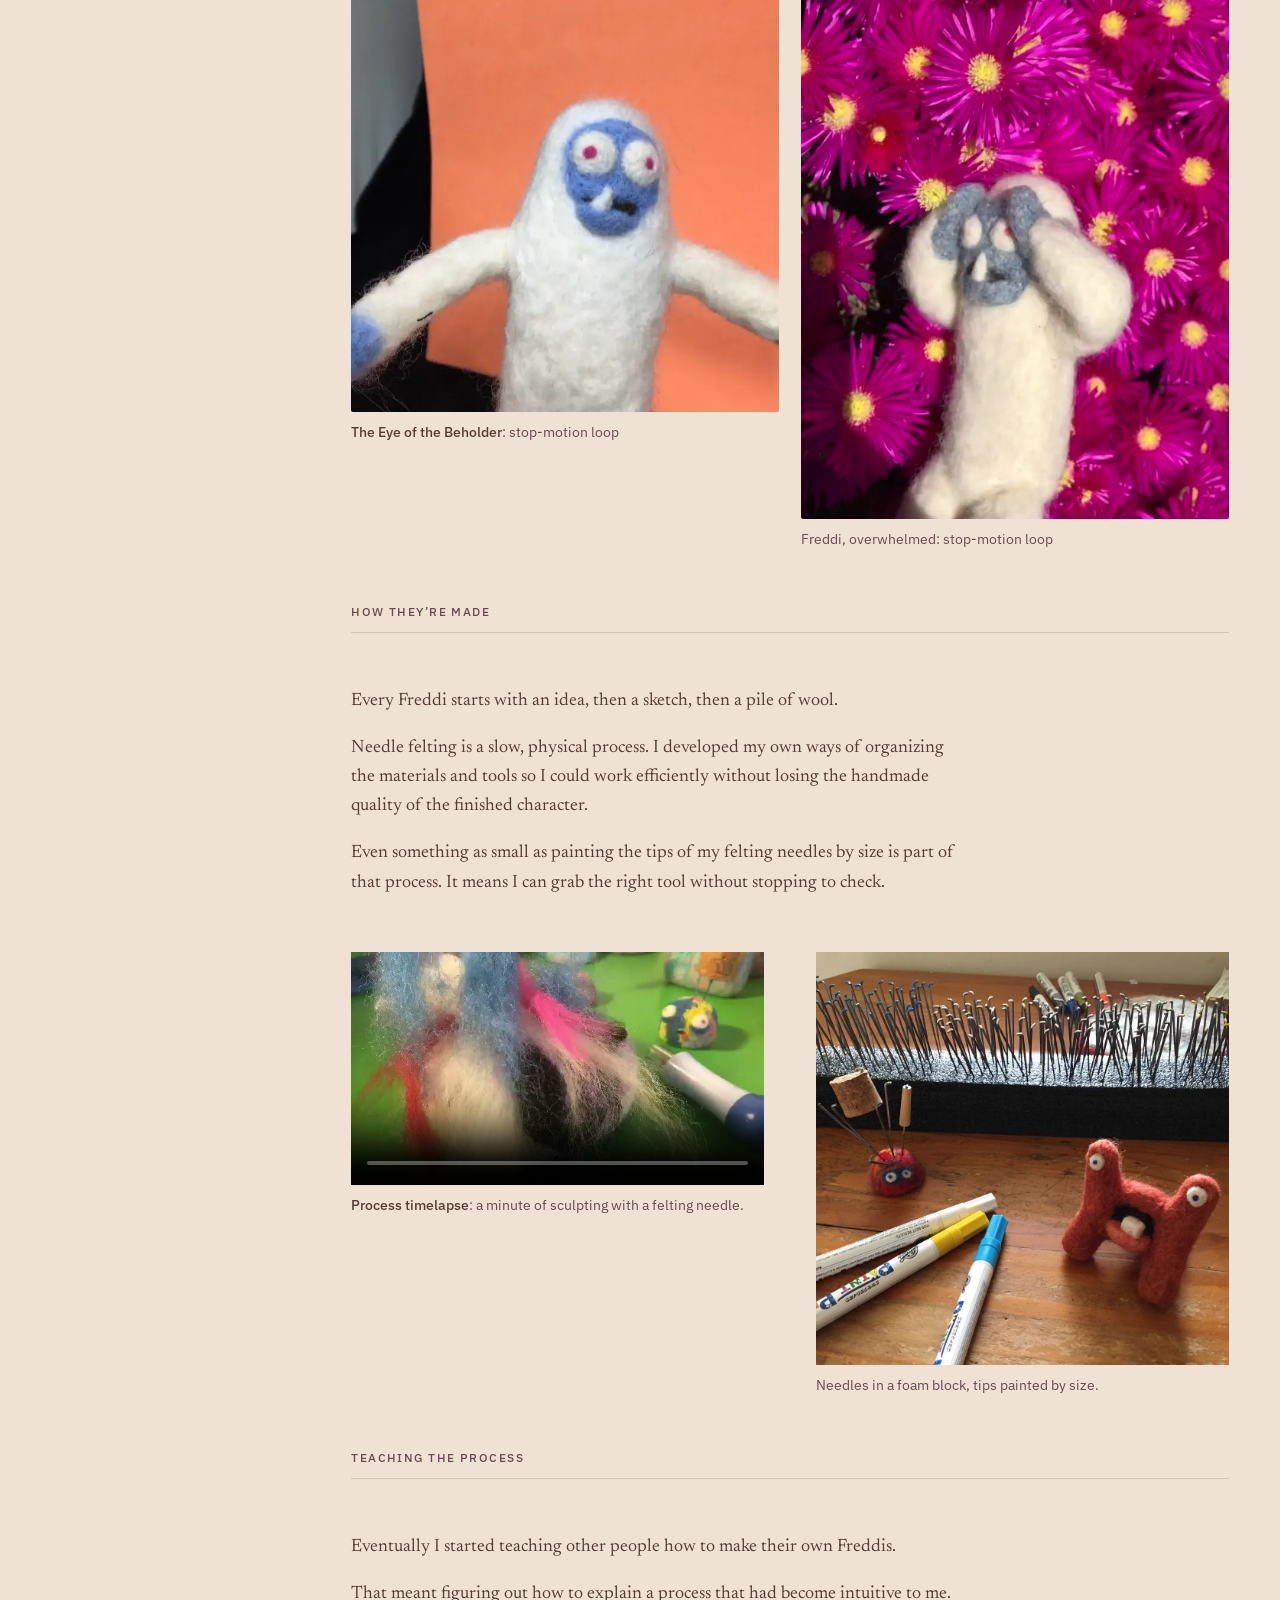
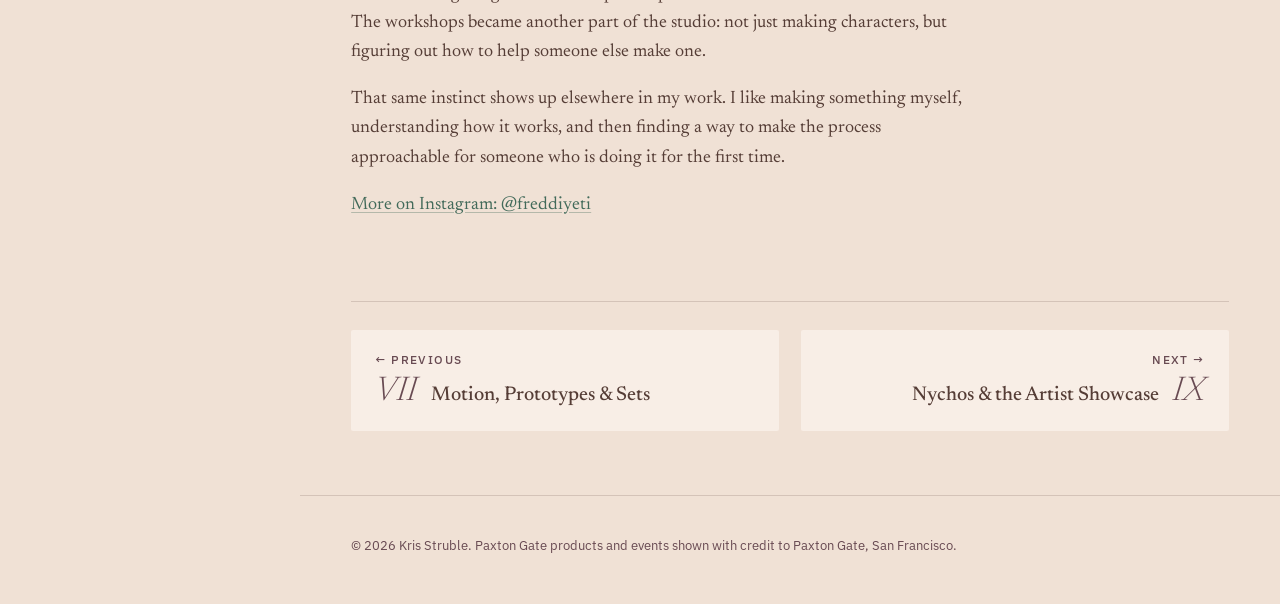
<file: freddi.html>
<!doctype html>
<html lang="en">
<head>
<meta charset="utf-8">
<meta name="viewport" content="width=device-width, initial-scale=1">
<title>Freddi Yeti · Kris Struble</title>
<meta name="description" content="Freddi Yeti is my own studio, started in 2017. It began with needle-felted monsters and grew into a cast of characters, animations, and workshops where I teach other people how to make their own.">
<meta property="og:title" content="Freddi Yeti · Kris Struble">
<meta property="og:image" content="https://krisstruble.com/img/share/freddi.jpg">
<meta property="og:image:width" content="1200">
<meta property="og:image:height" content="630">
<meta name="twitter:image" content="https://krisstruble.com/img/share/freddi.jpg">
<meta property="og:description" content="Freddi Yeti is my own studio, started in 2017. It began with needle-felted monsters and grew into a cast of characters, animations, and workshops where I teach other people how to make their own.">
<meta property="og:url" content="https://krisstruble.com/freddi.html">
<meta property="og:type" content="website">
<meta name="twitter:card" content="summary_large_image">
<link rel="preconnect" href="https://fonts.googleapis.com">
<link rel="preconnect" href="https://fonts.gstatic.com" crossorigin>
<link href="https://fonts.googleapis.com/css2?family=IBM+Plex+Mono&amp;family=IBM+Plex+Sans:wght@400;500;600&amp;family=Newsreader:ital,opsz,wght@0,6..72,300;0,6..72,400;0,6..72,500;1,6..72,300;1,6..72,400&amp;display=swap" rel="stylesheet">
<link rel="stylesheet" href="css/site.css?v=20261005e">
<script>document.documentElement.classList.add("js");setTimeout(function(){if(!window.siteReady)document.documentElement.classList.add("no-reveal")},2500)</script>
<script type="module" src="js/site.js?v=20261005e"></script>
<script>/* visit stats (Umami, no cookies). Browsers that look automated are logged as "bot visit", not as page views. */
(function () {
  var ua = navigator.userAgent, why = navigator.webdriver ? "automated" : /HeadlessChrome|PhantomJS/.test(ua) ? "headless" : /Windows NT 6\./.test(ua) ? "windows 7/8" : !(screen.width && screen.height) ? "no screen" : "";
  var s = document.createElement("script");
  s.defer = true; s.src = "https://cloud.umami.is/script.js";
  s.dataset.websiteId = "688c40be-6018-49d1-bb95-970aa23d5b86"; s.dataset.domains = "krisstruble.com";
  if (why) {
    s.dataset.autoTrack = "false";
    s.onload = function () { if (window.umami) umami.track("bot visit", { why: why, page: location.pathname }); };
  }
  document.head.appendChild(s);
})();
</script>
</head>
<body class="page-freddi">
<a class="skip" href="#main">Skip to content</a>
<header class="mobilebar">
  <a class="name" href="index.html">Kris Struble</a>
  <button class="index-toggle" type="button" aria-expanded="false" aria-controls="index">Index</button>
</header>
<aside class="index" id="index" aria-label="Site index">
  <a class="name" href="index.html">Kris Struble</a>
  <p class="role">Designer + illustrator + maker + systems builder</p>
  <nav aria-label="Chapters">
    <ol>
      <li><a href="kit.html"><span class="num">I</span><span class="t">The Insect Spreading Kit</span></a></li>
      <li><a href="scans.html"><span class="num">II</span><span class="t">Field Scans</span></a></li>
      <li><a href="classes.html"><span class="num">III</span><span class="t">Classes as a System</span></a></li>
      <li><a href="systems.html"><span class="num">IV</span><span class="t">Systems &amp; Documentation</span></a></li>
      <li><a href="illustration.html"><span class="num">V</span><span class="t">Scientific Illustration</span></a></li>
      <li><a href="accents.html"><span class="num">VI</span><span class="t">Accent Picker</span></a></li>
      <li><a href="motion.html"><span class="num">VII</span><span class="t">Motion, Prototypes &amp; Sets</span></a></li>
      <li><a href="freddi.html" aria-current="page"><span class="num">VIII</span><span class="t">Freddi Yeti</span></a></li>
      <li><a href="events.html"><span class="num">IX</span><span class="t">Nychos &amp; the Artist Showcase</span></a></li>
    </ol>
  </nav>
  <ul class="elsewhere">
    <li><a href="index.html#about">About</a></li>
    <li><a href="mailto:messyhair.kris@gmail.com">Email</a></li>
    <li><a href="https://www.linkedin.com/in/kris-struble-b930507">LinkedIn</a></li>
    <li><a href="https://github.com/Messyhairkris">GitHub</a></li>
    <li><a href="https://www.instagram.com/freddiyeti/">Instagram</a></li>
  </ul>
</aside>
<main id="main">
<article class="chapter chapter-freddi">
  <header class="chapter-head">
    <div class="chapter-text">
      <p class="chapter-num" aria-hidden="true">VIII</p>
      <p class="label">Chapter VIII · Character / Physical Making</p>
      <h1>Freddi Yeti</h1>
      <p class="lead">Freddi Yeti is my own studio, started in 2017. It began with needle-felted monsters and grew into a cast of characters, animations, and workshops where I teach other people how to make their own.</p>
      <p>I make the characters, build their personalities, animate them, photograph them, and figure out how to turn the process into something other people can learn.</p>
      <ul class="shows"><li>Character design</li><li>Stop-motion &amp; animation</li><li>Teaching</li></ul>
    </div>
    <figure class="chapter-cover" data-cover="freddi">
        <img src="img/fy-presidio.webp" width="1080" height="1080" alt="Freddi Yeti waving on a railing in the Presidio with the Golden Gate Bridge behind">
        <figcaption>Freddi at the Presidio.</figcaption>
      </figure>
  </header>
  <div class="chapter-body">
<h2 class="section-title">The cast</h2>
<div class="prose">
  <p>Freddi was the beginning, but he was never going to stay alone.</p>
  <p>Over time I built a growing cast of characters, each starting with a sketch and a personality before
    becoming wool. Hectrix, the Lil Biggies, Auggy Boggy, Uggy Buggy, and the others all have their own
    shapes, expressions, and ways of behaving.</p>
</div>
<div class="gallery">
  <figure><button type="button" data-full="img/fy-a-hoard-of-huddling-hectrix.webp"><img src="img/fy-a-hoard-of-huddling-hectrix.webp" loading="lazy" width="1080" height="1080" alt="Three orange-red H-shaped felted monsters with eyes on stalks and open mouths, on a wooden table"></button>
    <figcaption>A hoard of huddling Hectrix</figcaption></figure>
  <figure><button type="button" data-full="img/fy-lil-biggie-family.webp"><img src="img/fy-lil-biggie-family.webp" loading="lazy" width="1080" height="1080" alt="A family of five brown felted Bigfoot creatures with startled expressions"></button>
    <figcaption>The Lil Biggie family</figcaption></figure>
  <figure><button type="button" data-full="img/fy-auggyboggy.webp"><img src="img/fy-auggyboggy.webp" loading="lazy" width="1080" height="1080" alt="A large green felted frog creature with a red tongue, climbing a branch on a white wall and holding a felted fly"></button>
    <figcaption>Auggy Boggy</figcaption></figure>
  <figure><button type="button" data-full="img/fy-uggybuggy.webp"><img src="img/fy-uggybuggy.webp" loading="lazy" width="1080" height="1080" alt="Close-up of a small felted fly held in a green felted hand"></button>
    <figcaption>Uggy Buggy, up close</figcaption></figure>
  <figure><button type="button" data-full="img/fy-2footfreddi.webp"><img src="img/fy-2footfreddi.webp" loading="lazy" width="960" height="1200" alt="Freddi Yeti, a two-foot-tall white needle-felted yeti with a blue face, standing beside a lit holiday tree"></button>
    <figcaption>Freddi, two feet tall and entirely wool</figcaption></figure>
  <figure><button type="button" data-full="img/fy-gar.webp"><img src="img/fy-gar.webp" loading="lazy" width="1080" height="1265" alt="Freddi Yeti wearing a tiny black leather jacket, standing on a bar in red light"></button>
    <figcaption>Some Freddis are known to accessorize.</figcaption></figure>
  <figure><button type="button" data-full="img/fy-credit-nash-bellows-for-image.webp"><img src="img/fy-credit-nash-bellows-for-image.webp" loading="lazy" width="1169" height="1152" alt="Small white felted yeti posed mid-leap in front of a large blue celestite geode"></button>
    <figcaption>Freddi and a celestite geode · photo: Nash Bellows</figcaption></figure>
  <figure><button type="button" data-full="img/fy-hand-felted-bear-skin-rugs.webp"><img src="img/fy-hand-felted-bear-skin-rugs.webp" loading="lazy" width="1080" height="1080" alt="A tiny felted brown bear-skin rug on a shelf with a handwritten tag: Handmade felted bear skin!"></button>
    <figcaption>Hand-felted bear-skin rugs, sized for a dollhouse</figcaption></figure>
</div>

<h2 class="section-title">In motion</h2>
<div class="prose">
  <p>I experimented with stop-motion and 2D animation to give the characters a chance to act rather than
    simply sit on a shelf. The animations became another way to develop their personalities and see what
    they could do.</p>
</div>
<figure class="wide-figure">
  <video src="media/fy-animation-supercut.mp4" poster="img/fy-animation-supercut-poster.webp" controls playsinline preload="none"></video>
  <figcaption><b>Animation supercut</b>: 2D shorts and stop-motion from the Freddi Yeti world. Sound on.</figcaption>
</figure>
<div class="loops">
  <figure><video class="loop" src="media/fy-eye-of-the-beholder.mp4" poster="img/fy-eye-of-the-beholder-poster.webp" muted loop playsinline autoplay preload="metadata"></video>
    <figcaption><b>The Eye of the Beholder</b>: stop-motion loop</figcaption></figure>
  <figure><video class="loop" src="media/fy-loop.mp4" poster="img/fy-loop-poster.webp" muted loop playsinline autoplay preload="metadata"></video>
    <figcaption>Freddi, overwhelmed: stop-motion loop</figcaption></figure>
</div>

<h2 class="section-title">How they’re made</h2>
<div class="prose">
  <p>Every Freddi starts with an idea, then a sketch, then a pile of wool.</p>
  <p>Needle felting is a slow, physical process. I developed my own ways of organizing the materials and
    tools so I could work efficiently without losing the handmade quality of the finished character.</p>
  <p>Even something as small as painting the tips of my felting needles by size is part of that process. It
    means I can grab the right tool without stopping to check.</p>
</div>
<div class="split">
  <figure>
    <video src="media/fy-timelapse.mp4" poster="img/fy-timelapse-poster.webp" controls muted playsinline preload="none"></video>
    <figcaption><b>Process timelapse</b>: a minute of sculpting with a felting needle.</figcaption>
  </figure>
  <figure>
    <img src="img/fy-process-shot-painting-needles-for-easier-sizing-while-working.webp" loading="lazy" width="1080" height="1080" alt="Rows of felting needles standing in a foam block, their tips painted different colors, with paint pens and a finished Hectrix on the table">
    <figcaption>Needles in a foam block, tips painted by size.</figcaption>
  </figure>
</div>

<h2 class="section-title">Teaching the process</h2>
<div class="prose">
  <p>Eventually I started teaching other people how to make their own Freddis.</p>
  <p>That meant figuring out how to explain a process that had become intuitive to me. The workshops became
    another part of the studio: not just making characters, but figuring out how to help someone else make
    one.</p>
  <p>That same instinct shows up elsewhere in my work. I like making something myself, understanding how it
    works, and then finding a way to make the process approachable for someone who is doing it for the
    first time.</p>
  <p><a href="https://www.instagram.com/freddiyeti/">More on Instagram: @freddiyeti</a></p>
</div>
  </div>
  <nav class="pager" aria-label="More chapters">
    <a class="pager-prev" href="motion.html" data-umami-event="previous chapter" data-umami-event-from="freddi"><span class="label">← Previous</span><span class="num">VII</span><span class="t">Motion, Prototypes &amp; Sets</span></a>
    <a class="pager-next" href="events.html" data-umami-event="next chapter" data-umami-event-from="freddi"><span class="pager-thumb"><img src="img/completed-nychos-mural-paxton-gate.webp" loading="lazy" alt=""></span><span class="label">Next →</span><span class="num">IX</span><span class="t">Nychos &amp; the Artist Showcase</span></a>
  </nav>
</article>
</main>
<footer class="foot">
  <span>© 2026 Kris Struble. Paxton Gate products and events shown with credit to Paxton Gate, San Francisco.</span>
</footer>
</body>
</html>
</file>
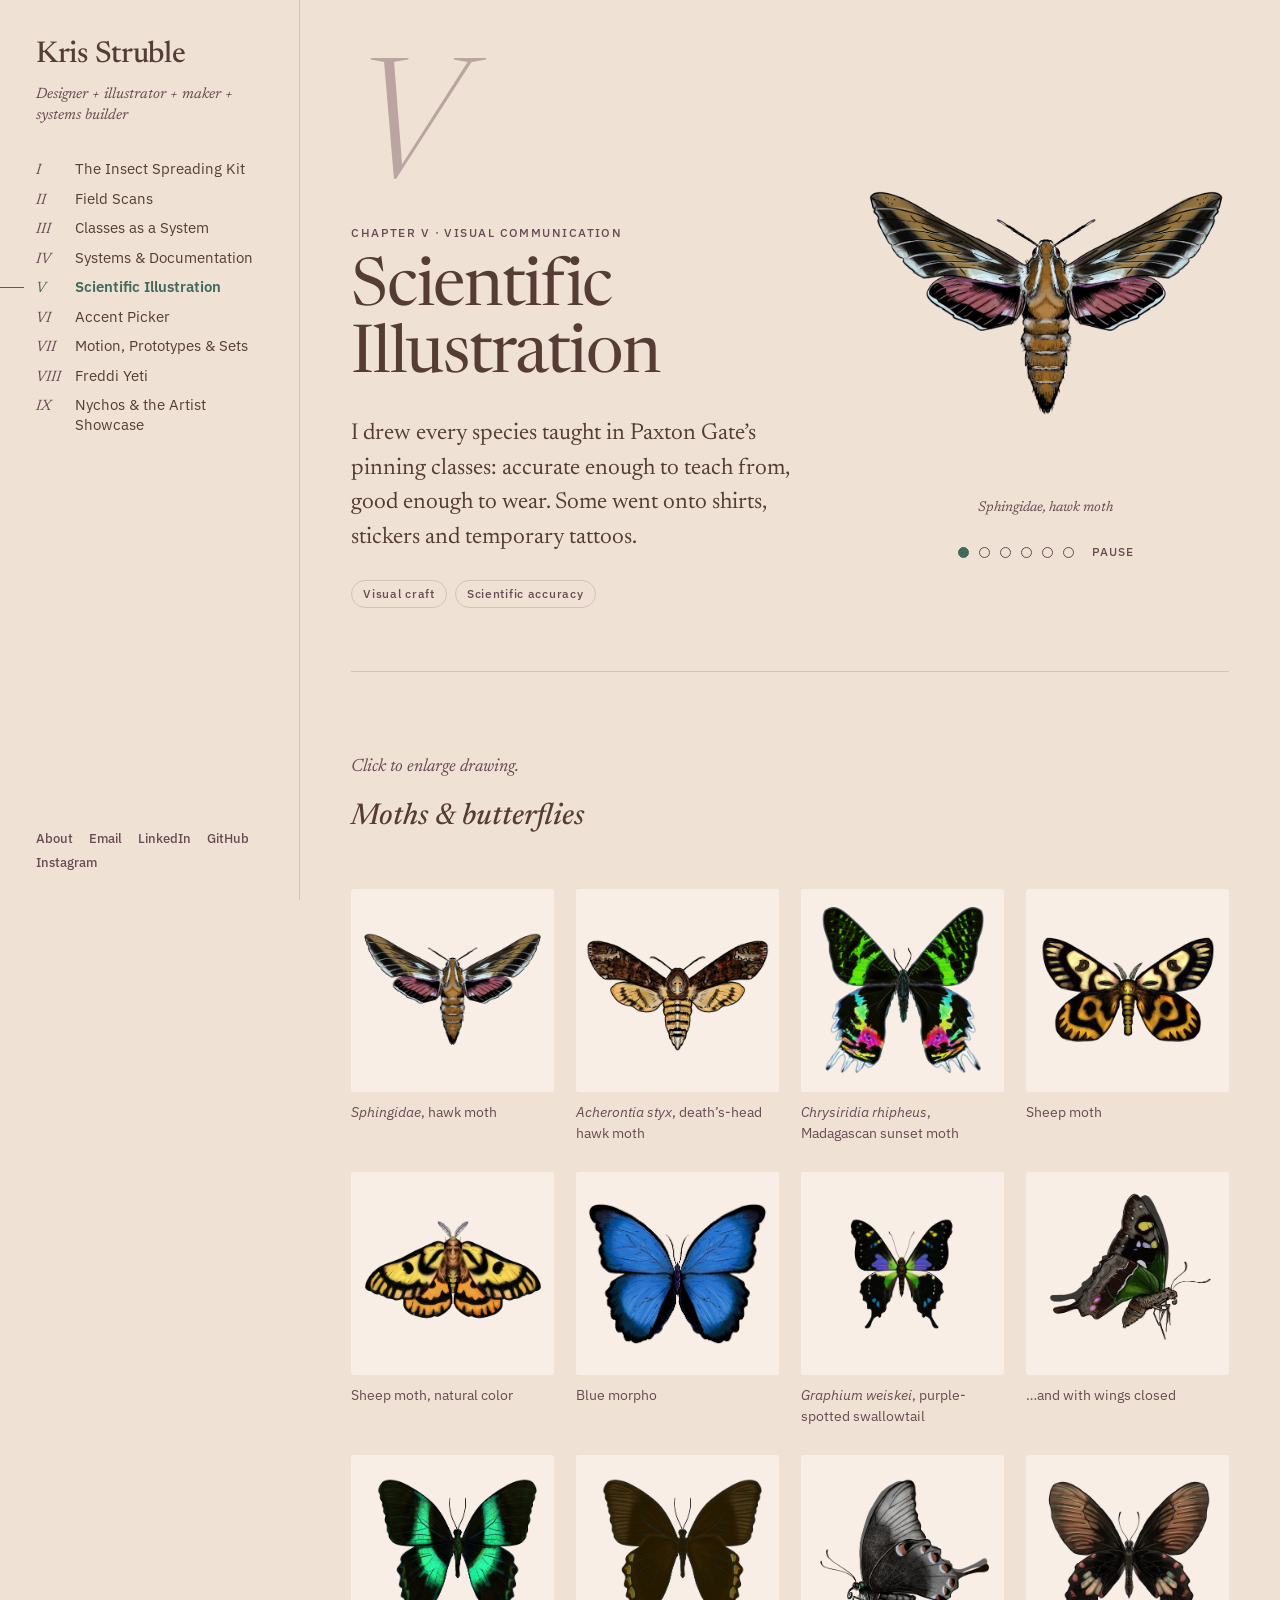
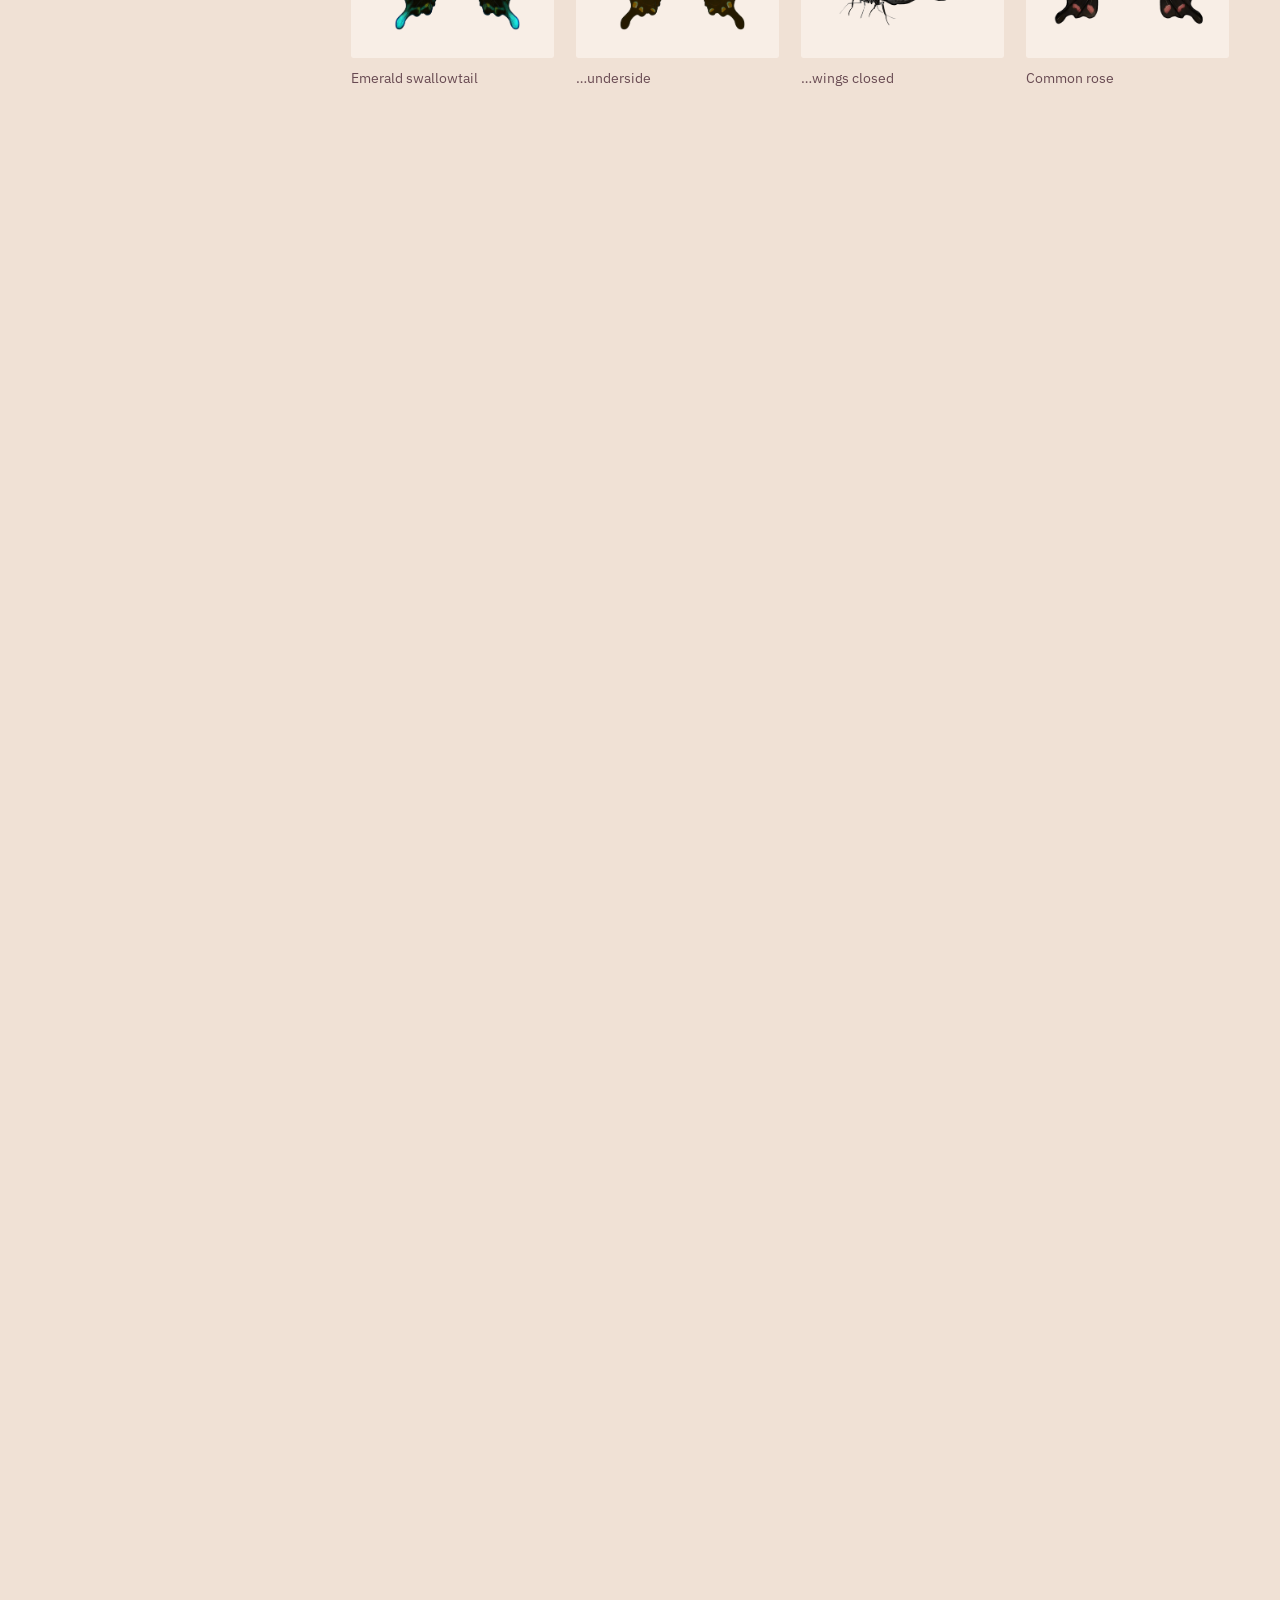
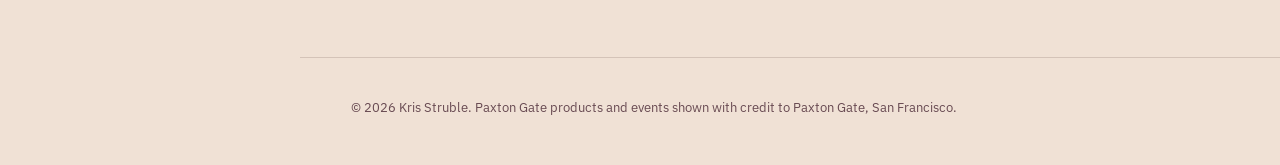
<file: illustration.html>
<!doctype html>
<html lang="en">
<head>
<meta charset="utf-8">
<meta name="viewport" content="width=device-width, initial-scale=1">
<title>Scientific Illustration · Kris Struble</title>
<meta name="description" content="I drew every species taught in Paxton Gate’s pinning classes: accurate enough to teach from, good enough to wear. Some went onto shirts, stickers and temporary tattoos.">
<meta property="og:title" content="Scientific Illustration · Kris Struble">
<meta property="og:image" content="https://krisstruble.com/img/share/illustration.jpg">
<meta property="og:image:width" content="1200">
<meta property="og:image:height" content="630">
<meta name="twitter:image" content="https://krisstruble.com/img/share/illustration.jpg">
<meta property="og:description" content="I drew every species taught in Paxton Gate’s pinning classes: accurate enough to teach from, good enough to wear. Some went onto shirts, stickers and temporary tattoos.">
<meta property="og:url" content="https://krisstruble.com/illustration.html">
<meta property="og:type" content="website">
<meta name="twitter:card" content="summary_large_image">
<link rel="preconnect" href="https://fonts.googleapis.com">
<link rel="preconnect" href="https://fonts.gstatic.com" crossorigin>
<link href="https://fonts.googleapis.com/css2?family=IBM+Plex+Mono&amp;family=IBM+Plex+Sans:wght@400;500;600&amp;family=Newsreader:ital,opsz,wght@0,6..72,300;0,6..72,400;0,6..72,500;1,6..72,300;1,6..72,400&amp;display=swap" rel="stylesheet">
<link rel="stylesheet" href="css/site.css?v=20261005e">
<script>document.documentElement.classList.add("js");setTimeout(function(){if(!window.siteReady)document.documentElement.classList.add("no-reveal")},2500)</script>
<script type="module" src="js/site.js?v=20261005e"></script>
<script>/* visit stats (Umami, no cookies). Browsers that look automated are logged as "bot visit", not as page views. */
(function () {
  var ua = navigator.userAgent, why = navigator.webdriver ? "automated" : /HeadlessChrome|PhantomJS/.test(ua) ? "headless" : /Windows NT 6\./.test(ua) ? "windows 7/8" : !(screen.width && screen.height) ? "no screen" : "";
  var s = document.createElement("script");
  s.defer = true; s.src = "https://cloud.umami.is/script.js";
  s.dataset.websiteId = "688c40be-6018-49d1-bb95-970aa23d5b86"; s.dataset.domains = "krisstruble.com";
  if (why) {
    s.dataset.autoTrack = "false";
    s.onload = function () { if (window.umami) umami.track("bot visit", { why: why, page: location.pathname }); };
  }
  document.head.appendChild(s);
})();
</script>
</head>
<body class="page-illustration">
<a class="skip" href="#main">Skip to content</a>
<header class="mobilebar">
  <a class="name" href="index.html">Kris Struble</a>
  <button class="index-toggle" type="button" aria-expanded="false" aria-controls="index">Index</button>
</header>
<aside class="index" id="index" aria-label="Site index">
  <a class="name" href="index.html">Kris Struble</a>
  <p class="role">Designer + illustrator + maker + systems builder</p>
  <nav aria-label="Chapters">
    <ol>
      <li><a href="kit.html"><span class="num">I</span><span class="t">The Insect Spreading Kit</span></a></li>
      <li><a href="scans.html"><span class="num">II</span><span class="t">Field Scans</span></a></li>
      <li><a href="classes.html"><span class="num">III</span><span class="t">Classes as a System</span></a></li>
      <li><a href="systems.html"><span class="num">IV</span><span class="t">Systems &amp; Documentation</span></a></li>
      <li><a href="illustration.html" aria-current="page"><span class="num">V</span><span class="t">Scientific Illustration</span></a></li>
      <li><a href="accents.html"><span class="num">VI</span><span class="t">Accent Picker</span></a></li>
      <li><a href="motion.html"><span class="num">VII</span><span class="t">Motion, Prototypes &amp; Sets</span></a></li>
      <li><a href="freddi.html"><span class="num">VIII</span><span class="t">Freddi Yeti</span></a></li>
      <li><a href="events.html"><span class="num">IX</span><span class="t">Nychos &amp; the Artist Showcase</span></a></li>
    </ol>
  </nav>
  <ul class="elsewhere">
    <li><a href="index.html#about">About</a></li>
    <li><a href="mailto:messyhair.kris@gmail.com">Email</a></li>
    <li><a href="https://www.linkedin.com/in/kris-struble-b930507">LinkedIn</a></li>
    <li><a href="https://github.com/Messyhairkris">GitHub</a></li>
    <li><a href="https://www.instagram.com/freddiyeti/">Instagram</a></li>
  </ul>
</aside>
<main id="main">
<article class="chapter chapter-illustration">
  <header class="chapter-head">
    <div class="chapter-text">
      <p class="chapter-num" aria-hidden="true">V</p>
      <p class="label">Chapter V · Visual Communication</p>
      <h1>Scientific Illustration</h1>
      <p class="lead">I drew every species taught in Paxton Gate’s pinning classes: accurate enough to teach from, good enough to wear. Some went onto shirts, stickers and temporary tattoos.</p>
      <ul class="shows"><li>Visual craft</li><li>Scientific accuracy</li></ul>
    </div>
    <figure class="chapter-cover carousel" data-cover="illustration" data-interval="10000" aria-roledescription="carousel" aria-label="Selected illustrations">
      <div class="carousel-stage">
        <button type="button" class="slide is-on" data-full="img/sphingidae.webp" data-cap="&lt;i&gt;Sphingidae&lt;/i&gt;, hawk moth"><img src="img/sphingidae.webp" alt="Hawk moth, family Sphingidae"></button>
        <button type="button" class="slide" data-full="img/color-chrysiridia-rhipheus-sunset-moth.webp" data-cap="&lt;i&gt;Chrysiridia rhipheus&lt;/i&gt;, Madagascan sunset moth" tabindex="-1" aria-hidden="true"><img src="img/color-chrysiridia-rhipheus-sunset-moth.webp" loading="lazy" alt="Madagascan sunset moth"></button>
        <button type="button" class="slide" data-full="img/color-tonkin-s-longhorn-beetle-diastocera-wallichi-toninensis-male.webp" data-cap="&lt;i&gt;Diastocera wallichii tonkinensis&lt;/i&gt;, Tonkin’s longhorn beetle ♂" tabindex="-1" aria-hidden="true"><img src="img/color-tonkin-s-longhorn-beetle-diastocera-wallichi-toninensis-male.webp" loading="lazy" alt="Tonkin's longhorn beetle, male"></button>
        <button type="button" class="slide" style="--fit:.86" data-full="img/color-prosopocoilus-astacoides-red-stag-beetle-female.webp" data-cap="&lt;i&gt;Prosopocoilus astacoides&lt;/i&gt;, red stag beetle ♀" tabindex="-1" aria-hidden="true"><img src="img/color-prosopocoilus-astacoides-red-stag-beetle-female.webp" loading="lazy" alt="Red stag beetle, female"></button>
        <button type="button" class="slide" style="--fit:1.28" data-full="img/mantiscolor.webp" data-cap="Flower mantis" tabindex="-1" aria-hidden="true"><img src="img/mantiscolor.webp" loading="lazy" alt="Flower mantis"></button>
        <button type="button" class="slide" style="--fit:.9" data-full="img/bestorb-weaver-nephila-maculata.webp" data-cap="&lt;i&gt;Nephila maculata&lt;/i&gt;, golden orb-weaver" tabindex="-1" aria-hidden="true"><img src="img/bestorb-weaver-nephila-maculata.webp" loading="lazy" alt="Golden orb-weaver spider, Nephila maculata"></button>
      </div>
      <figcaption><i>Sphingidae</i>, hawk moth</figcaption>
      <div class="carousel-controls" hidden>
        <button type="button" class="dot" aria-current="true" aria-label="Show Hawk moth, family Sphingidae"></button>
        <button type="button" class="dot" aria-label="Show Madagascan sunset moth"></button>
        <button type="button" class="dot" aria-label="Show Tonkin's longhorn beetle, male"></button>
        <button type="button" class="dot" aria-label="Show Red stag beetle, female"></button>
        <button type="button" class="dot" aria-label="Show Flower mantis"></button>
        <button type="button" class="dot" aria-label="Show Golden orb-weaver spider"></button>
        <button type="button" class="carousel-pause" aria-pressed="false">Pause</button>
      </div>
    </figure>
  </header>
  <div class="chapter-body">
<p class="note">Click to enlarge drawing.</p>

<h2 class="group-title">Moths &amp; butterflies</h2>
<div class="drawer">
  <figure><button type="button" data-full="img/sphingidae.webp"><img src="img/sphingidae.webp" loading="lazy" alt="Hawk moth, family Sphingidae"></button>
    <figcaption><i>Sphingidae</i>, hawk moth</figcaption></figure>
  <figure><button type="button" data-full="img/color-styx-deaths-head.webp"><img src="img/color-styx-deaths-head.webp" loading="lazy" alt="Death's-head hawk moth, Acherontia styx"></button>
    <figcaption><i>Acherontia styx</i>, death’s-head hawk moth</figcaption></figure>
  <figure><button type="button" data-full="img/color-chrysiridia-rhipheus-sunset-moth.webp"><img src="img/color-chrysiridia-rhipheus-sunset-moth.webp" loading="lazy" alt="Madagascan sunset moth"></button>
    <figcaption><i>Chrysiridia rhipheus</i>, Madagascan sunset moth</figcaption></figure>
  <figure><button type="button" data-full="img/sheep-moth-color-redo.webp"><img src="img/sheep-moth-color-redo.webp" loading="lazy" alt="Sheep moth, wings spread, in orange, yellow and black"></button>
    <figcaption>Sheep moth</figcaption></figure>
  <figure><button type="button" data-full="img/sheep-mothnatural-color-redo.webp"><img src="img/sheep-mothnatural-color-redo.webp" loading="lazy" alt="Sheep moth in natural colors"></button>
    <figcaption>Sheep moth, natural color</figcaption></figure>
  <figure><button type="button" data-full="img/morpho-color.webp"><img src="img/morpho-color.webp" loading="lazy" alt="Blue morpho butterfly, wings spread"></button>
    <figcaption>Blue morpho</figcaption></figure>
  <figure><button type="button" data-full="img/color-purple-spotted-swallowtail-graphium-weiskei-spreadtopview.webp"><img src="img/color-purple-spotted-swallowtail-graphium-weiskei-spreadtopview.webp" loading="lazy" alt="Purple-spotted swallowtail, wings spread, top view"></button>
    <figcaption><i>Graphium weiskei</i>, purple-spotted swallowtail</figcaption></figure>
  <figure><button type="button" data-full="img/color-purple-spotted-swallowtail-graphium-weiskei-wings-closed.webp"><img src="img/color-purple-spotted-swallowtail-graphium-weiskei-wings-closed.webp" loading="lazy" alt="Purple-spotted swallowtail with wings closed"></button>
    <figcaption>…and with wings closed</figcaption></figure>
  <figure><button type="button" data-full="img/emerald-swallowtail-color.webp"><img src="img/emerald-swallowtail-color.webp" loading="lazy" alt="Emerald swallowtail butterfly, wings spread"></button>
    <figcaption>Emerald swallowtail</figcaption></figure>
  <figure><button type="button" data-full="img/emerald-swallowtail-bottom.webp"><img src="img/emerald-swallowtail-bottom.webp" loading="lazy" alt="Emerald swallowtail, underside"></button>
    <figcaption>…underside</figcaption></figure>
  <figure><button type="button" data-full="img/emerald-swallowtail-wings-closed.webp"><img src="img/emerald-swallowtail-wings-closed.webp" loading="lazy" alt="Emerald swallowtail with wings closed"></button>
    <figcaption>…wings closed</figcaption></figure>
  <figure><button type="button" data-full="img/common-rose-color.webp"><img src="img/common-rose-color.webp" loading="lazy" alt="Common rose butterfly, wings spread"></button>
    <figcaption>Common rose</figcaption></figure>
  <figure><button type="button" data-full="img/harmodius-mimic-color.webp"><img src="img/harmodius-mimic-color.webp" loading="lazy" alt="Harmodius mimic"></button>
    <figcaption>Harmodius mimic, wings spread</figcaption></figure>
  <figure><button type="button" data-full="img/harmodius-mimic-at-rest-color-lighten.webp"><img src="img/harmodius-mimic-at-rest-color-lighten.webp" loading="lazy" alt="Harmodius mimic butterfly at rest, side view"></button>
    <figcaption>…and at rest, dorsal and lateral views for class</figcaption></figure>
  <figure><button type="button" data-full="img/mountain-blue-at-rest-color.webp"><img src="img/mountain-blue-at-rest-color.webp" loading="lazy" alt="Mountain blue butterfly at rest, side view"></button>
    <figcaption>Mountain blue, at rest</figcaption></figure>
</div>

<h2 class="group-title">Beetles</h2>
<div class="drawer">
  <figure><button type="button" data-full="img/color-prosopocoilus-astacoides-red-stag-beetle-male.webp"><img src="img/color-prosopocoilus-astacoides-red-stag-beetle-male.webp" loading="lazy" alt="Red stag beetle, male"></button>
    <figcaption><i>Prosopocoilus astacoides</i>, red stag beetle ♂</figcaption></figure>
  <figure><button type="button" data-full="img/color-prosopocoilus-astacoides-red-stag-beetle-female.webp"><img src="img/color-prosopocoilus-astacoides-red-stag-beetle-female.webp" loading="lazy" alt="Red stag beetle, female"></button>
    <figcaption>…♀</figcaption></figure>
  <figure><button type="button" data-full="img/eupatorus-gracilicornis5-horn-beetle-male-color.webp"><img src="img/eupatorus-gracilicornis5-horn-beetle-male-color.webp" loading="lazy" alt="Five-horned rhinoceros beetle, male"></button>
    <figcaption><i>Eupatorus gracilicornis</i>, five-horned beetle ♂</figcaption></figure>
  <figure><button type="button" data-full="img/eupatorus-gracilicornis5-horn-beetle-female-color.webp"><img src="img/eupatorus-gracilicornis5-horn-beetle-female-color.webp" loading="lazy" alt="Five-horned rhinoceros beetle, female"></button>
    <figcaption>…♀</figcaption></figure>
  <figure><button type="button" data-full="img/color-tonkin-s-longhorn-beetle-diastocera-wallichi-toninensis-male.webp"><img src="img/color-tonkin-s-longhorn-beetle-diastocera-wallichi-toninensis-male.webp" loading="lazy" alt="Tonkin's longhorn beetle, male"></button>
    <figcaption><i>Diastocera wallichii tonkinensis</i>, Tonkin’s longhorn beetle ♂</figcaption></figure>
  <figure><button type="button" data-full="img/color-tonkin-s-longhorn-beetle-diastocera-wallichi-toninensis-head-close-up.webp"><img src="img/color-tonkin-s-longhorn-beetle-diastocera-wallichi-toninensis-head-close-up.webp" loading="lazy" alt="Tonkin's longhorn beetle head in color, with the rest of the body still in line work"></button>
    <figcaption>…head close-up, color over line work</figcaption></figure>
  <figure><button type="button" data-full="img/longjawbeetle-color.webp"><img src="img/longjawbeetle-color.webp" loading="lazy" alt="Long-jawed stag beetle"></button>
    <figcaption>Long-jawed beetle</figcaption></figure>
  <figure><button type="button" data-full="img/longjawbeetle-femalejaw.webp"><img src="img/longjawbeetle-femalejaw.webp" loading="lazy" alt="Long-jawed beetle, female"></button>
    <figcaption>…♀</figcaption></figure>
  <figure><button type="button" data-full="img/dorcusgrey.webp"><img src="img/dorcusgrey.webp" loading="lazy" alt="Stag beetle drawn in grays"></button>
    <figcaption><i>Dorcus</i> stag beetle, in gray</figcaption></figure>
</div>

<h2 class="group-title">And the others</h2>
<div class="drawer">
  <figure><button type="button" data-full="img/mantiscolor.webp"><img src="img/mantiscolor.webp" loading="lazy" alt="Flower mantis"></button>
    <figcaption>Flower mantis</figcaption></figure>
  <figure><button type="button" data-full="img/stickbug-color.webp"><img src="img/stickbug-color.webp" loading="lazy" alt="Stick insect with pink wings spread"></button>
    <figcaption>Stick insect</figcaption></figure>
  <figure><button type="button" data-full="img/bestorb-weaver-nephila-maculata.webp"><img src="img/bestorb-weaver-nephila-maculata.webp" loading="lazy" alt="Golden orb-weaver spider, Nephila maculata"></button>
    <figcaption><i>Nephila maculata</i>, golden orb-weaver</figcaption></figure>
</div>

<h2 class="group-title">In progress</h2>
<figure class="wide-figure plain" style="max-width:420px">
  <button type="button" data-full="img/wip-89-butterfly.webp"><img src="img/wip-89-butterfly.webp" loading="lazy" alt="Top and bottom views of an 89 butterfly side by side on screen, in progress"></button>
  <figcaption>Top and bottom views of an “89” butterfly, side by side.</figcaption>
</figure>

<div class="split wide-left">
  <figure>
    <img src="img/giant-flower-beetle-rhomborhina-gigantea-no-bg-shirt-graphic.webp" loading="lazy" alt="Giant flower beetle illustration with wings spread under the words Paxton Gate San Francisco, as a shirt graphic">
    <figcaption><i>Rhomborhina gigantea</i>, giant flower beetle, as a shirt graphic.</figcaption>
  </figure>
  <div class="prose">
    <p class="label">Licensed and on sale</p>
    <h2>Good enough to wear</h2>
    <ul class="licensed">
      <li><a href="https://paxtongate.com/products/unisex-paxton-gate-sphingidae-tee-by-kris-stubble">Sphingidae tee</a></li>
      <li><a href="https://paxtongate.com/products/unisex-paxton-gate-mantis-tee-by-kris-stubble">Mantis tee</a></li>
      <li><a href="https://paxtongate.com/products/unisex-bobcat-skull-pocket-tee-by-wren-sayler">Longhorn beetle pocket tee</a></li>
      <li><a href="https://paxtongate.com/products/paxton-gate-tattoos">Morpho &amp; mantis temporary tattoos</a></li>
    </ul>
    <figure style="margin-top:28px">
      <button type="button" data-full="img/insect-stickers.webp"><img src="img/insect-stickers.webp" loading="lazy" alt="Two Paxton Gate stickers on a wooden table: a stag beetle with wings open and a hawk moth"></button>
      <figcaption>Stickers: stag beetle and hawk moth.</figcaption>
    </figure>
  </div>
</div>
  </div>
  <nav class="pager" aria-label="More chapters">
    <a class="pager-prev" href="systems.html" data-umami-event="previous chapter" data-umami-event-from="illustration"><span class="label">← Previous</span><span class="num">IV</span><span class="t">Systems &amp; Documentation</span></a>
    <a class="pager-next" href="accents.html" data-umami-event="next chapter" data-umami-event-from="illustration"><span class="pager-thumb"><img src="img/accent-picker-icon.webp" loading="lazy" alt=""></span><span class="label">Next →</span><span class="num">VI</span><span class="t">Accent Picker</span></a>
  </nav>
</article>
</main>
<footer class="foot">
  <span>© 2026 Kris Struble. Paxton Gate products and events shown with credit to Paxton Gate, San Francisco.</span>
</footer>
</body>
</html>
</file>
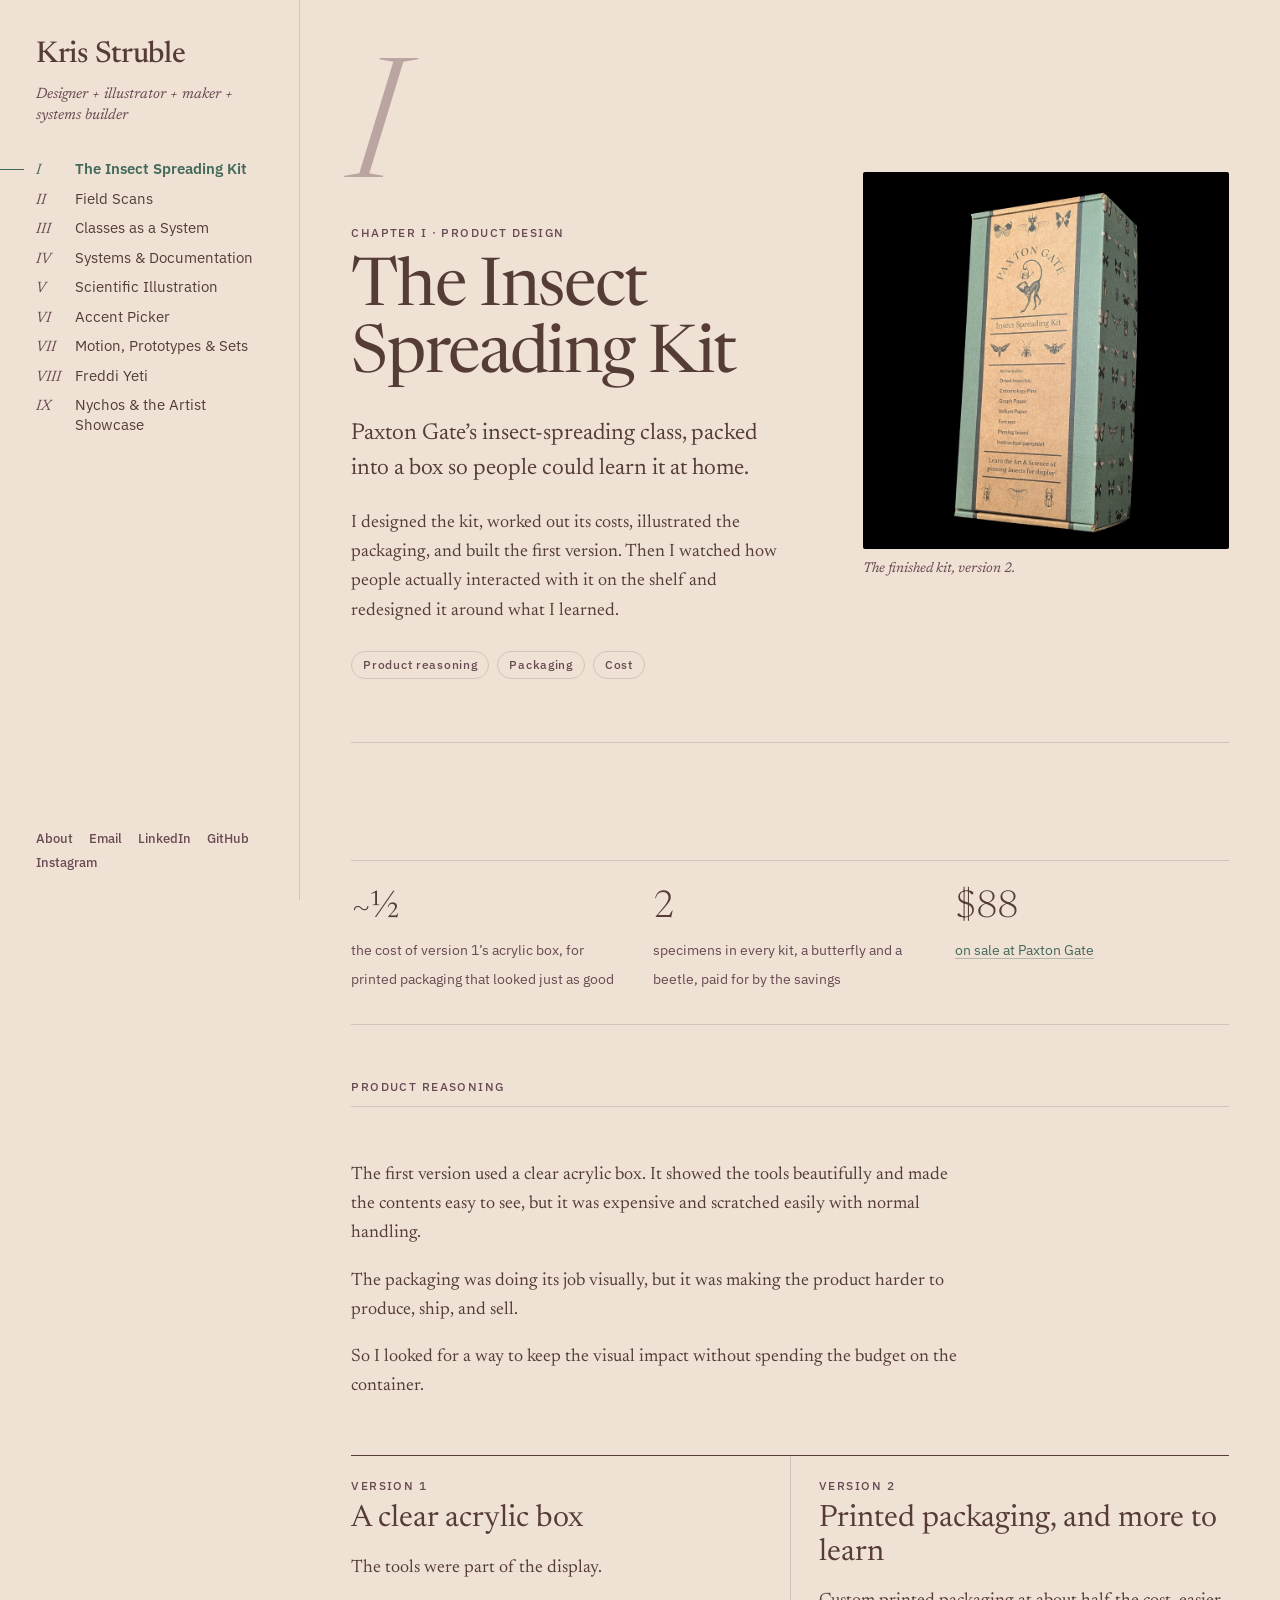
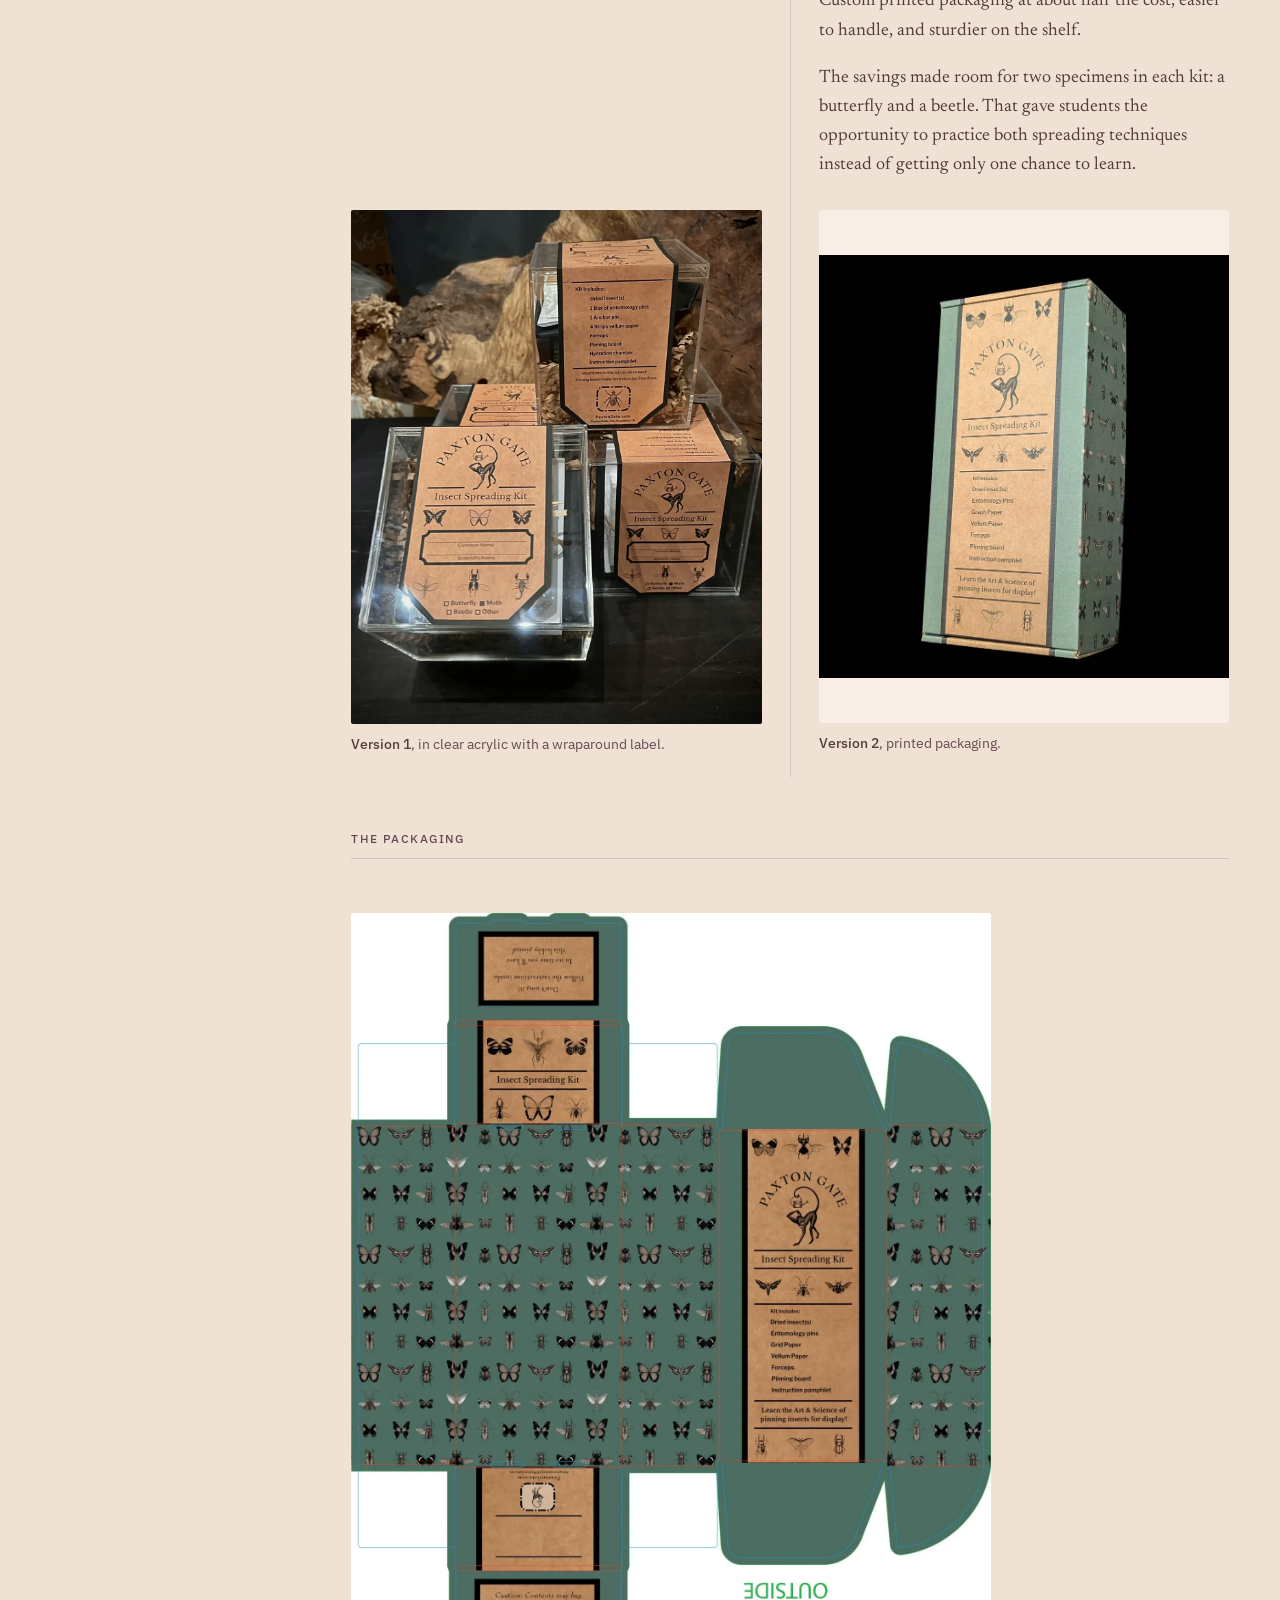
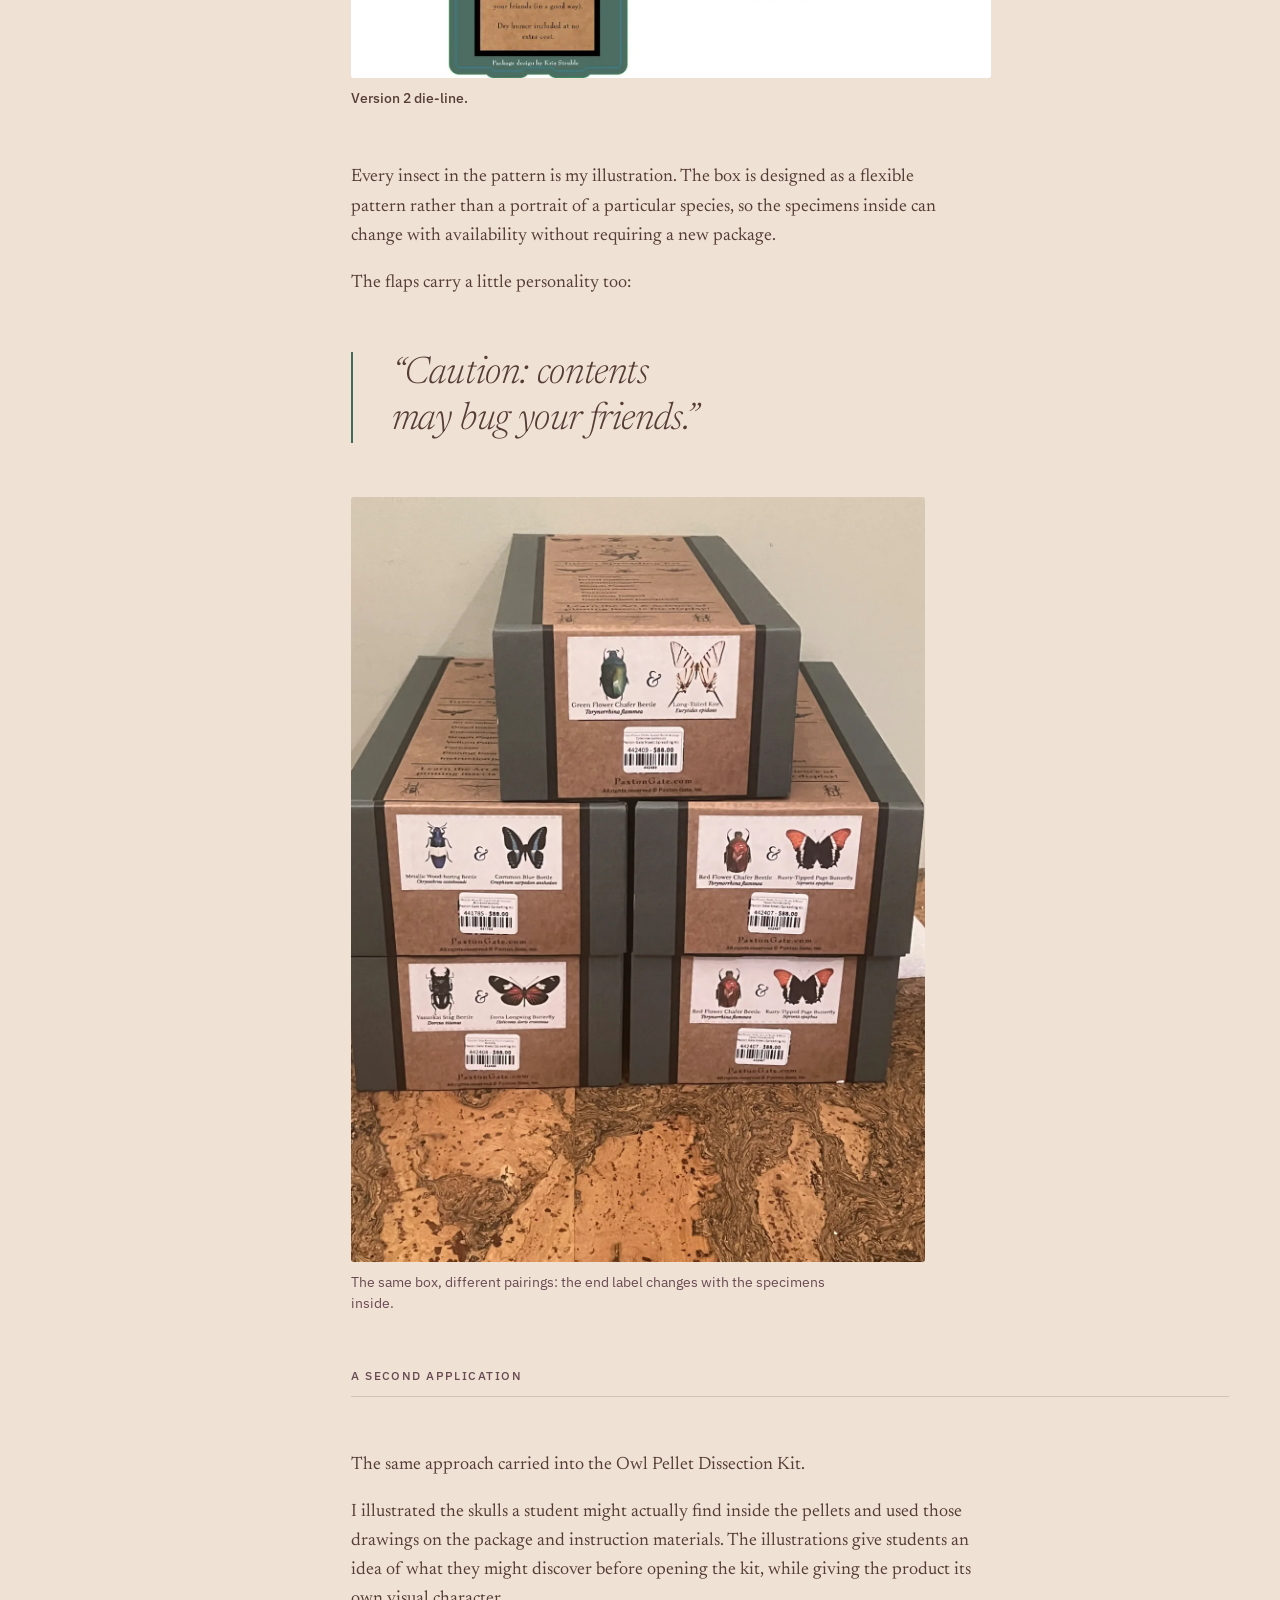
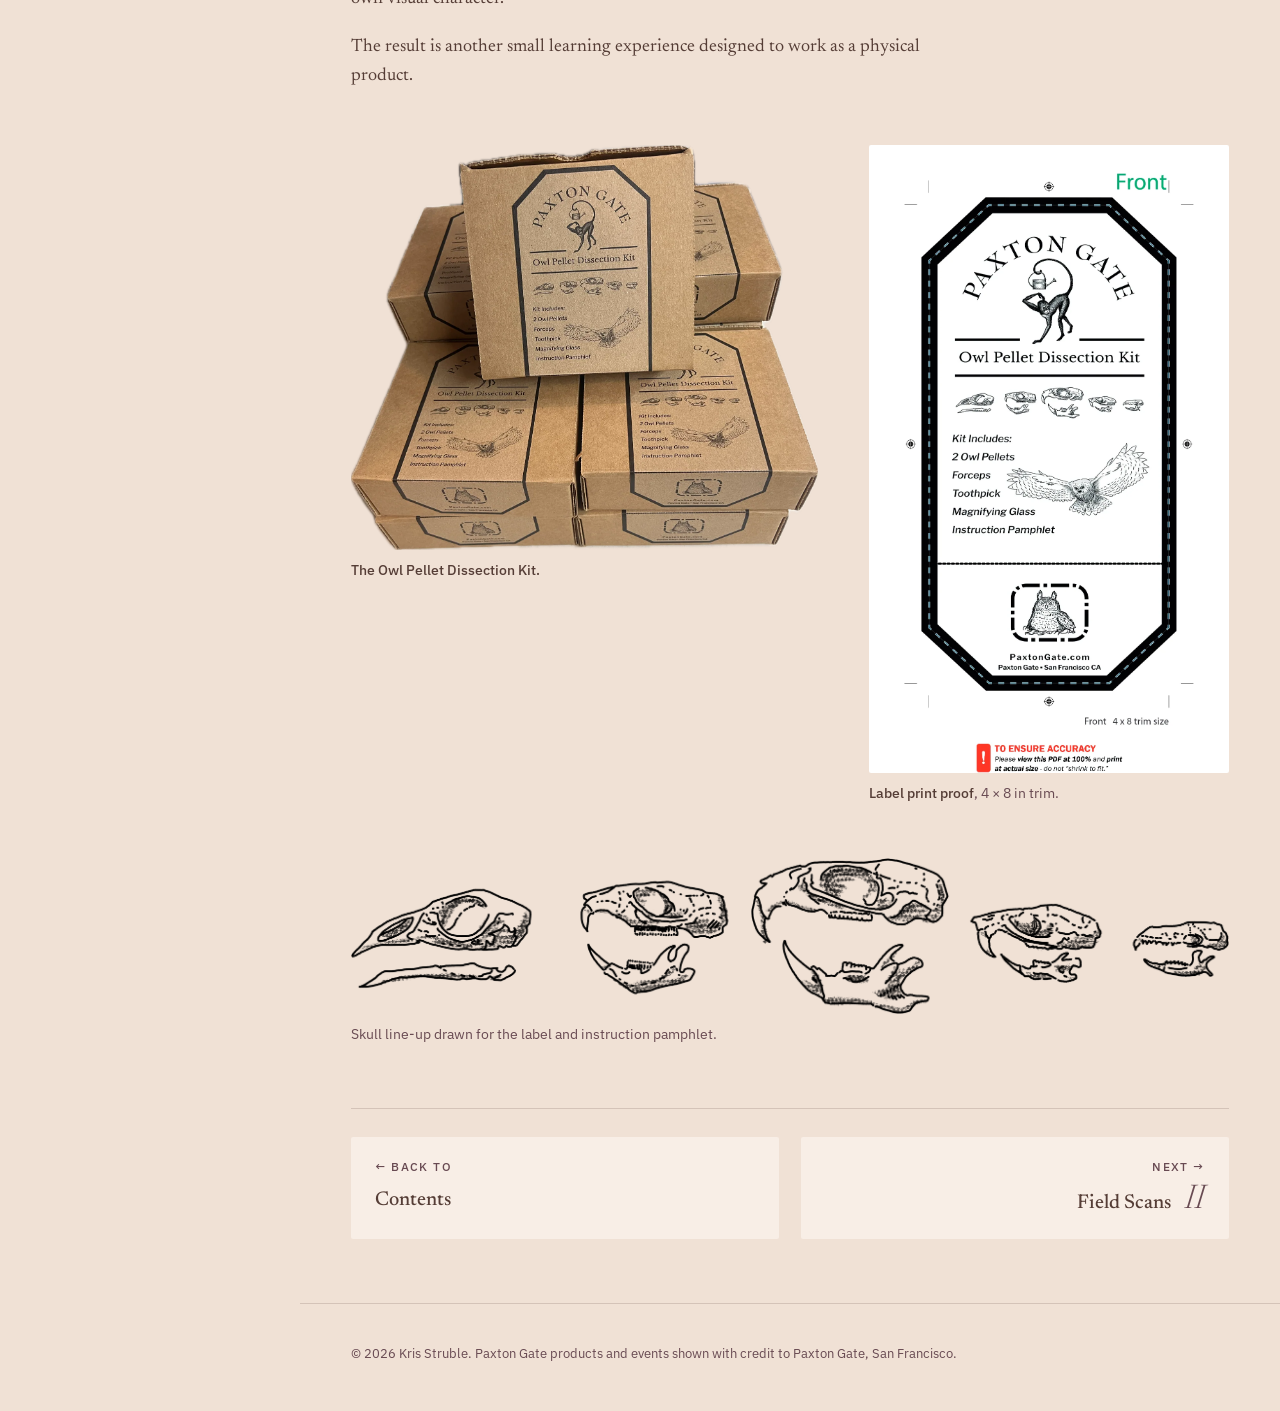
<file: kit.html>
<!doctype html>
<html lang="en">
<head>
<meta charset="utf-8">
<meta name="viewport" content="width=device-width, initial-scale=1">
<title>The Insect Spreading Kit · Kris Struble</title>
<meta name="description" content="Paxton Gate’s insect-spreading class, packed into a box so people could learn it at home. I designed the kit, worked out its costs, illustrated the packaging, built the first version, then redesigned it around how people used it.">
<meta property="og:title" content="The Insect Spreading Kit · Kris Struble">
<meta property="og:image" content="https://krisstruble.com/img/share/kit.jpg">
<meta property="og:image:width" content="1200">
<meta property="og:image:height" content="630">
<meta name="twitter:image" content="https://krisstruble.com/img/share/kit.jpg">
<meta property="og:description" content="Paxton Gate’s insect-spreading class, packed into a box so people could learn it at home. I designed the kit, worked out its costs, illustrated the packaging, built the first version, then redesigned it around how people used it.">
<meta property="og:url" content="https://krisstruble.com/kit.html">
<meta property="og:type" content="website">
<meta name="twitter:card" content="summary_large_image">
<link rel="preconnect" href="https://fonts.googleapis.com">
<link rel="preconnect" href="https://fonts.gstatic.com" crossorigin>
<link href="https://fonts.googleapis.com/css2?family=IBM+Plex+Mono&amp;family=IBM+Plex+Sans:wght@400;500;600&amp;family=Newsreader:ital,opsz,wght@0,6..72,300;0,6..72,400;0,6..72,500;1,6..72,300;1,6..72,400&amp;display=swap" rel="stylesheet">
<link rel="stylesheet" href="css/site.css?v=20261005e">
<script>document.documentElement.classList.add("js");setTimeout(function(){if(!window.siteReady)document.documentElement.classList.add("no-reveal")},2500)</script>
<script type="module" src="js/site.js?v=20261005e"></script>
<script>/* visit stats (Umami, no cookies). Browsers that look automated are logged as "bot visit", not as page views. */
(function () {
  var ua = navigator.userAgent, why = navigator.webdriver ? "automated" : /HeadlessChrome|PhantomJS/.test(ua) ? "headless" : /Windows NT 6\./.test(ua) ? "windows 7/8" : !(screen.width && screen.height) ? "no screen" : "";
  var s = document.createElement("script");
  s.defer = true; s.src = "https://cloud.umami.is/script.js";
  s.dataset.websiteId = "688c40be-6018-49d1-bb95-970aa23d5b86"; s.dataset.domains = "krisstruble.com";
  if (why) {
    s.dataset.autoTrack = "false";
    s.onload = function () { if (window.umami) umami.track("bot visit", { why: why, page: location.pathname }); };
  }
  document.head.appendChild(s);
})();
</script>
</head>
<body class="page-kit">
<a class="skip" href="#main">Skip to content</a>
<header class="mobilebar">
  <a class="name" href="index.html">Kris Struble</a>
  <button class="index-toggle" type="button" aria-expanded="false" aria-controls="index">Index</button>
</header>
<aside class="index" id="index" aria-label="Site index">
  <a class="name" href="index.html">Kris Struble</a>
  <p class="role">Designer + illustrator + maker + systems builder</p>
  <nav aria-label="Chapters">
    <ol>
      <li><a href="kit.html" aria-current="page"><span class="num">I</span><span class="t">The Insect Spreading Kit</span></a></li>
      <li><a href="scans.html"><span class="num">II</span><span class="t">Field Scans</span></a></li>
      <li><a href="classes.html"><span class="num">III</span><span class="t">Classes as a System</span></a></li>
      <li><a href="systems.html"><span class="num">IV</span><span class="t">Systems &amp; Documentation</span></a></li>
      <li><a href="illustration.html"><span class="num">V</span><span class="t">Scientific Illustration</span></a></li>
      <li><a href="accents.html"><span class="num">VI</span><span class="t">Accent Picker</span></a></li>
      <li><a href="motion.html"><span class="num">VII</span><span class="t">Motion, Prototypes &amp; Sets</span></a></li>
      <li><a href="freddi.html"><span class="num">VIII</span><span class="t">Freddi Yeti</span></a></li>
      <li><a href="events.html"><span class="num">IX</span><span class="t">Nychos &amp; the Artist Showcase</span></a></li>
    </ol>
  </nav>
  <ul class="elsewhere">
    <li><a href="index.html#about">About</a></li>
    <li><a href="mailto:messyhair.kris@gmail.com">Email</a></li>
    <li><a href="https://www.linkedin.com/in/kris-struble-b930507">LinkedIn</a></li>
    <li><a href="https://github.com/Messyhairkris">GitHub</a></li>
    <li><a href="https://www.instagram.com/freddiyeti/">Instagram</a></li>
  </ul>
</aside>
<main id="main">
<article class="chapter chapter-kit">
  <header class="chapter-head">
    <div class="chapter-text">
      <p class="chapter-num" aria-hidden="true">I</p>
      <p class="label">Chapter I · Product Design</p>
      <h1>The Insect Spreading Kit</h1>
      <p class="lead">Paxton Gate’s insect-spreading class, packed into a box so people could learn it at home.</p>
      <p>I designed the kit, worked out its costs, illustrated the packaging, and built the first version. Then I watched how people actually interacted with it on the shelf and redesigned it around what I learned.</p>
      <ul class="shows"><li>Product reasoning</li><li>Packaging</li><li>Cost</li></ul>
    </div>
    <figure class="chapter-cover" data-cover="kit">
        <img src="img/Paxton_Gate_Spreading_kit_1800x1800.webp" width="1800" height="1800" alt="The Insect Spreading Kit box: kraft label with the Paxton Gate monkey and a list of contents, sides printed with illustrated insects on green">
        <figcaption>The finished kit, version 2.</figcaption>
      </figure>
  </header>
  <div class="chapter-body">
<div class="stats">
  <div><b>~½</b><span>the cost of version 1’s acrylic box, for printed packaging that looked just as good</span></div>
  <div><b>2</b><span>specimens in every kit, a butterfly and a beetle, paid for by the savings</span></div>
  <div><b>$88</b><span><a href="https://paxtongate.com/products/paxton-gate-insect-spreading-kit-1">on sale at Paxton Gate</a></span></div>
</div>

<h2 class="section-title">Product reasoning</h2>
<div class="prose">
  <p>The first version used a clear acrylic box. It showed the tools beautifully and made the contents easy
    to see, but it was expensive and scratched easily with normal handling.</p>
  <p>The packaging was doing its job visually, but it was making the product harder to produce, ship, and
    sell.</p>
  <p>So I looked for a way to keep the visual impact without spending the budget on the container.</p>
</div>

<!-- each version's photo sits with its text: side by side on wide screens, text then photo on phones -->
<div class="compare with-figs">
  <div>
    <span class="label">Version 1</span>
    <h3>A clear acrylic box</h3>
    <p>The tools were part of the display.</p>
  </div>
  <figure><button type="button" data-full="img/kit-v1-acrylic.webp"><img src="img/kit-v1-acrylic.webp" loading="lazy" alt="Version 1 of the Insect Spreading Kit: clear acrylic boxes with a kraft wraparound label"></button>
    <figcaption><b>Version 1</b>, in clear acrylic with a wraparound label.</figcaption></figure>
  <div class="col2">
    <span class="label">Version 2</span>
    <h3>Printed packaging, and more to learn</h3>
    <p>Custom printed packaging at about half the cost, easier to handle, and sturdier on the shelf.</p>
    <p>The savings made room for two specimens in each kit: a butterfly and a beetle. That gave students
      the opportunity to practice both spreading techniques instead of getting only one chance to
      learn.</p>
  </div>
  <figure class="col2"><button type="button" data-full="img/kit-v2-angle.webp"><img class="whole" src="img/kit-v2-angle.webp" loading="lazy" alt="Version 2 of the Insect Spreading Kit: a printed box with a kraft label panel and green sides patterned with illustrated insects"></button>
    <figcaption><b>Version 2</b>, printed packaging.</figcaption></figure>
</div>

<h2 class="section-title">The packaging</h2>
<figure class="wide-figure plain">
  <button type="button" data-full="img/kit-v2-proof-p1.webp"><img src="img/kit-v2-proof-p1.webp" loading="lazy" width="1506" height="1800" alt="Flat die-line of the version 2 Insect Spreading Kit box: kraft label panels framed by a repeating pattern of illustrated beetles, moths and butterflies on deep green"></button>
  <figcaption><b>Version 2 die-line.</b></figcaption>
</figure>
<div class="prose">
  <p>Every insect in the pattern is my illustration. The box is designed as a flexible pattern rather than a
    portrait of a particular species, so the specimens inside can change with availability without
    requiring a new package.</p>
  <p>The flaps carry a little personality too:</p>
</div>
<blockquote class="pull"><p>“Caution: contents may bug your friends.”</p></blockquote>
<figure class="wide-figure plain">
  <button type="button" data-full="img/kit-v2-label-variations.webp"><img src="img/kit-v2-label-variations.webp" loading="lazy" alt="A stack of version 2 kits, each with a different end label showing the beetle and butterfly paired inside"></button>
  <figcaption>The same box, different pairings: the end label changes with the specimens inside.</figcaption>
</figure>

<h2 class="section-title">A second application</h2>
<div class="prose">
  <p>The same approach carried into the Owl Pellet Dissection Kit.</p>
  <p>I illustrated the skulls a student might actually find inside the pellets and used those drawings on the
    package and instruction materials. The illustrations give students an idea of what they might discover
    before opening the kit, while giving the product its own visual character.</p>
  <p>The result is another small learning experience designed to work as a physical product.</p>
</div>
<div class="split wide-left">
  <figure>
    <img src="img/owl-pellet-dissection-kit.webp" loading="lazy" width="1453" height="1260" alt="A stack of kraft-paper Owl Pellet Dissection Kit boxes with a black octagonal label, an illustrated owl in flight and a row of small rodent skulls">
    <figcaption><b>The Owl Pellet Dissection Kit.</b></figcaption>
  </figure>
  <figure>
    <button type="button" data-full="img/owl-pellet-proof-p1.webp"><img src="img/owl-pellet-proof-p1.webp" loading="lazy" width="1029" height="1800" alt="Print proof of the Owl Pellet Dissection Kit label: octagonal frame, Paxton Gate monkey logo, skull row, flying owl and kit contents"></button>
    <figcaption><b>Label print proof</b>, 4 × 8 in trim.</figcaption>
  </figure>
</div>
<figure class="wide-figure plain">
  <img src="img/shaded-skulls-from-owl-pellets.webp" loading="lazy" width="1800" height="319" alt="Five shaded ink drawings of bird and rodent skulls with jaws, found in owl pellets">
  <figcaption>Skull line-up drawn for the label and instruction pamphlet.</figcaption>
</figure>
  </div>
  <nav class="pager" aria-label="More chapters">
    <a class="pager-prev" href="index.html" data-umami-event="previous chapter" data-umami-event-from="kit"><span class="label">← Back to</span><span class="t">Contents</span></a>
    <a class="pager-next" href="scans.html" data-umami-event="next chapter" data-umami-event-from="kit"><span class="pager-thumb"><img src="img/field-scans-poster.webp" loading="lazy" alt=""></span><span class="label">Next →</span><span class="num">II</span><span class="t">Field Scans</span></a>
  </nav>
</article>
</main>
<footer class="foot">
  <span>© 2026 Kris Struble. Paxton Gate products and events shown with credit to Paxton Gate, San Francisco.</span>
</footer>
</body>
</html>
</file>
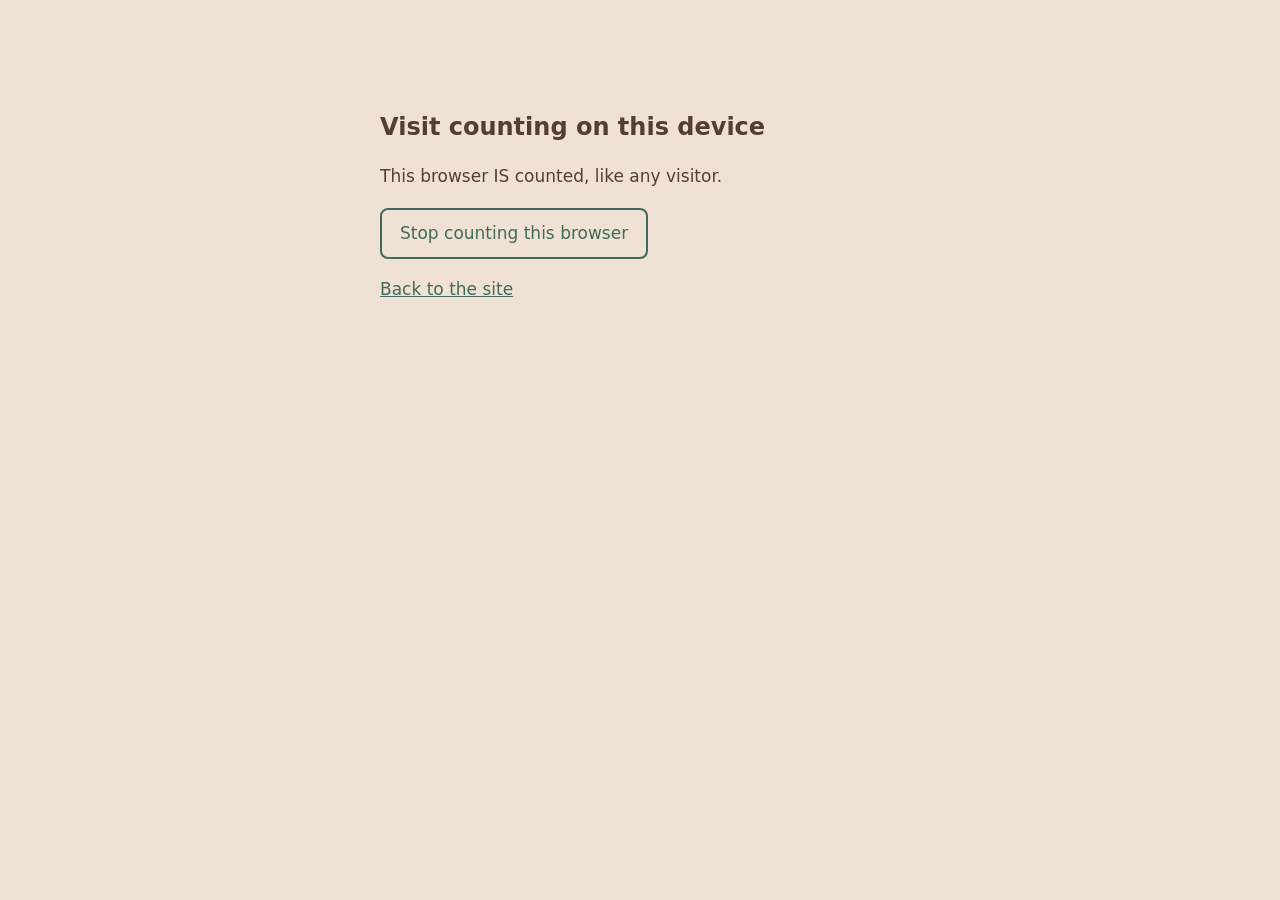
<file: me.html>
<!doctype html>
<html lang="en">
<head>
<meta charset="utf-8">
<meta name="viewport" content="width=device-width, initial-scale=1">
<meta name="robots" content="noindex, nofollow">
<title>This device · Kris Struble</title>
<style>
:root{--paper:#f0e1d5;--ink:#553d36;--accent:#426a5a}
@media (prefers-color-scheme:dark){:root{--paper:#2a201d;--ink:#f0e1d5;--accent:#9cc3b2}}
body{margin:0;background:var(--paper);color:var(--ink);font:17px/1.6 system-ui,"Segoe UI",sans-serif}
main{max-width:520px;margin:12vh auto;padding:0 16px}
h1{font-size:24px;margin:0 0 12px}
button{font:inherit;padding:10px 18px;border:2px solid var(--accent);background:none;color:var(--accent);border-radius:8px;cursor:pointer}
a{color:var(--accent)}
</style>
</head>
<body>
<main>
  <h1>Visit counting on this device</h1>
  <p id="state">Checking…</p>
  <p><button id="toggle" type="button">…</button></p>
  <p><a href="index.html">Back to the site</a></p>
</main>
<script>
var KEY = "umami.disabled";
function get(){ try { return localStorage.getItem(KEY) === "1"; } catch (e) { return null; } }
function render(){
  var off = get();
  document.getElementById("state").textContent =
    off === null ? "This browser is blocking storage, so it can't remember the setting." :
    off ? "This browser is NOT counted. Your visits here won't show up in the stats." :
          "This browser IS counted, like any visitor.";
  var b = document.getElementById("toggle");
  b.textContent = off ? "Count this browser again" : "Stop counting this browser";
  b.hidden = off === null;
}
document.getElementById("toggle").onclick = function(){
  try { get() ? localStorage.removeItem(KEY) : localStorage.setItem(KEY, "1"); } catch (e) {}
  render();
};
render();
</script>
</body>
</html>
</file>
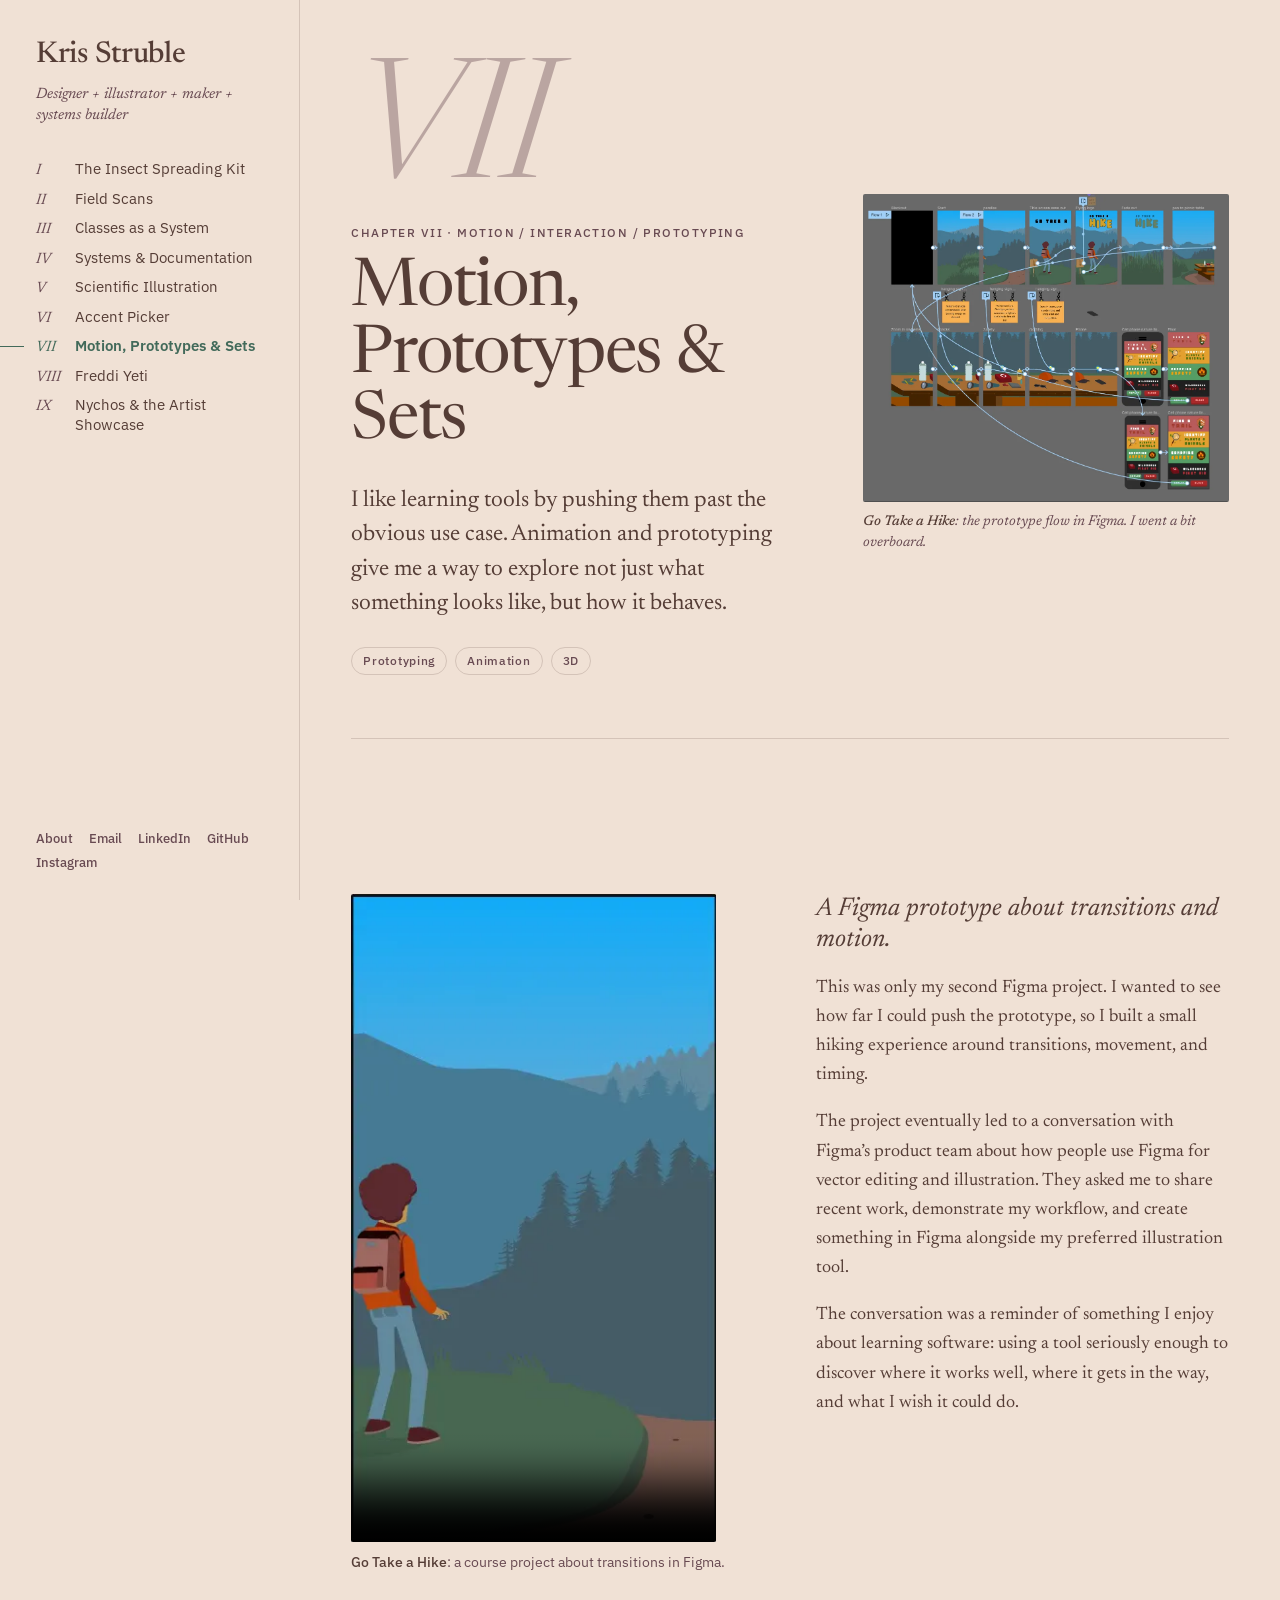
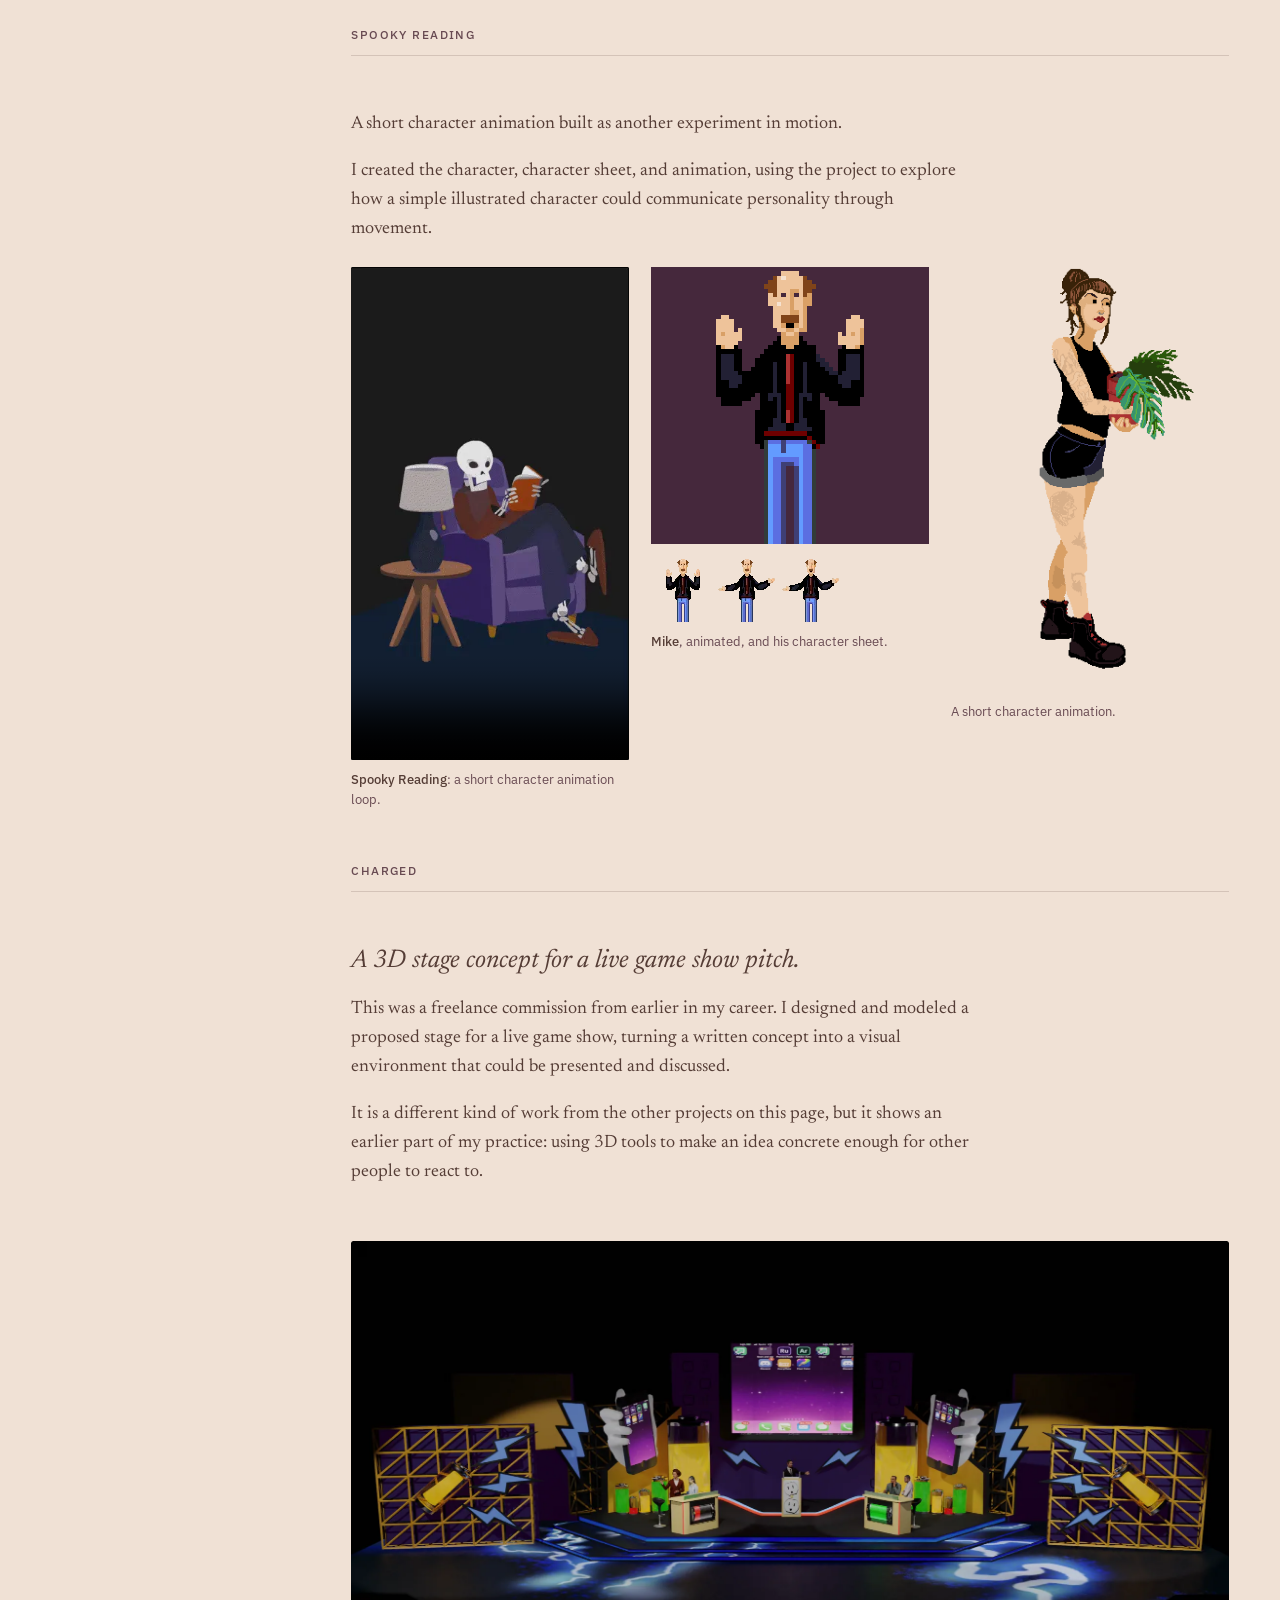
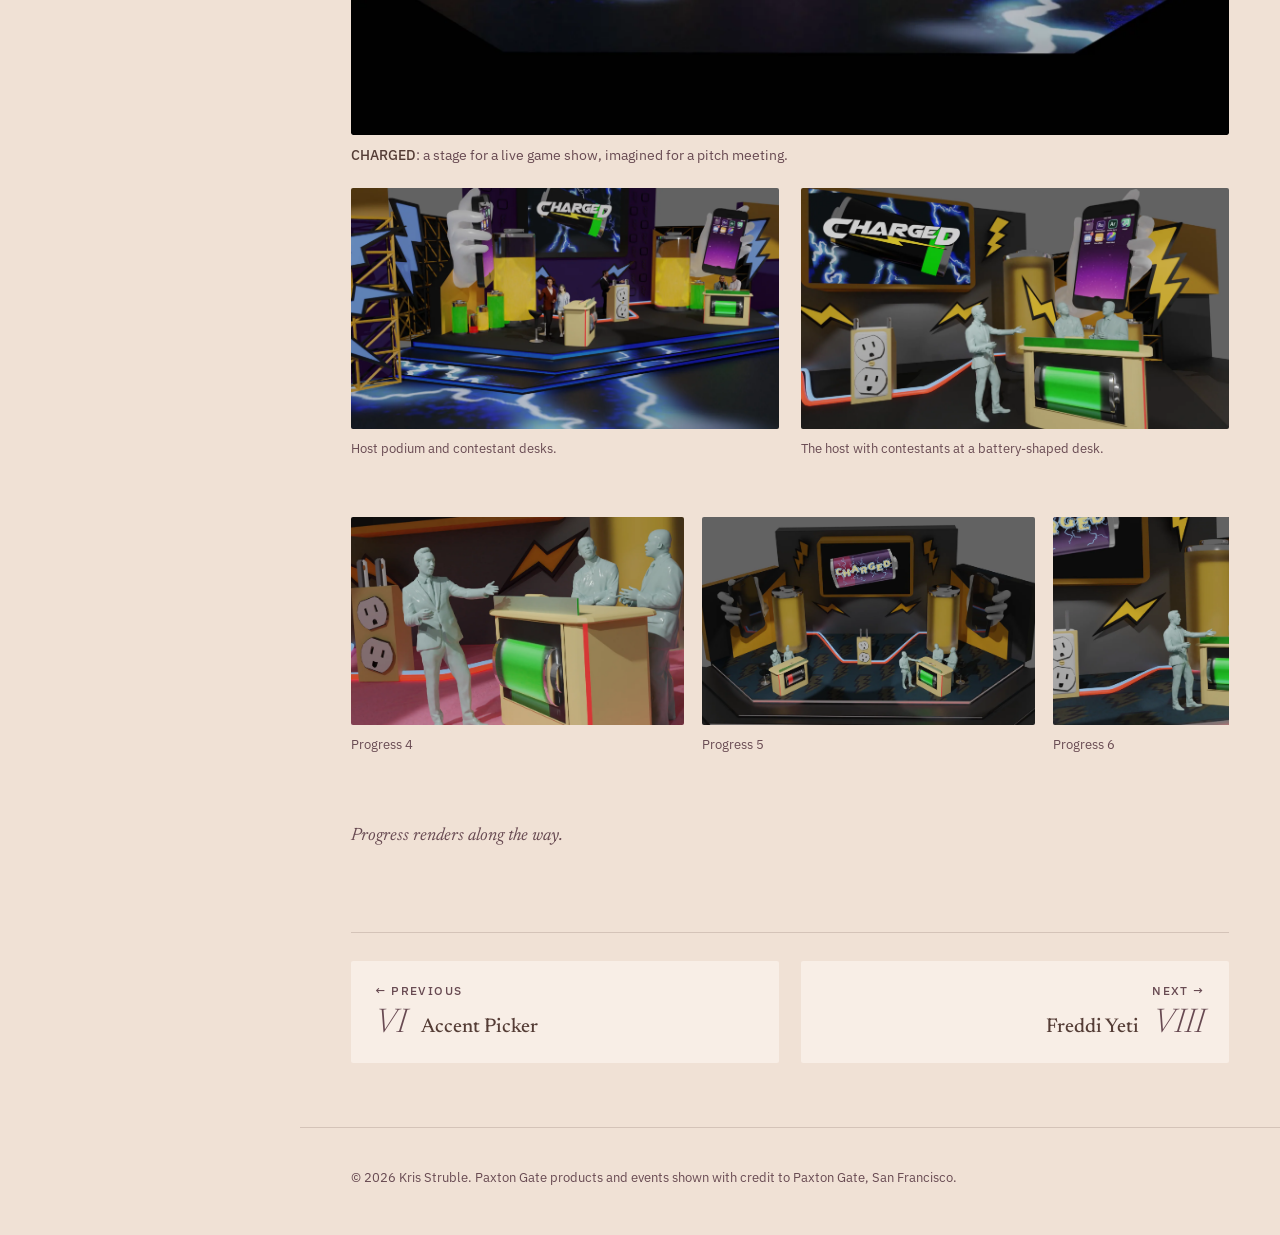
<file: motion.html>
<!doctype html>
<html lang="en">
<head>
<meta charset="utf-8">
<meta name="viewport" content="width=device-width, initial-scale=1">
<title>Motion, Prototypes &amp; Sets · Kris Struble</title>
<meta name="description" content="I like learning tools by pushing them past the obvious use case. Animation and prototyping give me a way to explore not just what something looks like, but how it behaves.">
<meta property="og:title" content="Motion, Prototypes &amp; Sets · Kris Struble">
<meta property="og:image" content="https://krisstruble.com/img/share/motion.jpg">
<meta property="og:image:width" content="1200">
<meta property="og:image:height" content="630">
<meta name="twitter:image" content="https://krisstruble.com/img/share/motion.jpg">
<meta property="og:description" content="I like learning tools by pushing them past the obvious use case. Animation and prototyping give me a way to explore not just what something looks like, but how it behaves.">
<meta property="og:url" content="https://krisstruble.com/motion.html">
<meta property="og:type" content="website">
<meta name="twitter:card" content="summary_large_image">
<link rel="preconnect" href="https://fonts.googleapis.com">
<link rel="preconnect" href="https://fonts.gstatic.com" crossorigin>
<link href="https://fonts.googleapis.com/css2?family=IBM+Plex+Mono&amp;family=IBM+Plex+Sans:wght@400;500;600&amp;family=Newsreader:ital,opsz,wght@0,6..72,300;0,6..72,400;0,6..72,500;1,6..72,300;1,6..72,400&amp;display=swap" rel="stylesheet">
<link rel="stylesheet" href="css/site.css?v=20261005e">
<script>document.documentElement.classList.add("js");setTimeout(function(){if(!window.siteReady)document.documentElement.classList.add("no-reveal")},2500)</script>
<script type="module" src="js/site.js?v=20261005e"></script>
<script>/* visit stats (Umami, no cookies). Browsers that look automated are logged as "bot visit", not as page views. */
(function () {
  var ua = navigator.userAgent, why = navigator.webdriver ? "automated" : /HeadlessChrome|PhantomJS/.test(ua) ? "headless" : /Windows NT 6\./.test(ua) ? "windows 7/8" : !(screen.width && screen.height) ? "no screen" : "";
  var s = document.createElement("script");
  s.defer = true; s.src = "https://cloud.umami.is/script.js";
  s.dataset.websiteId = "688c40be-6018-49d1-bb95-970aa23d5b86"; s.dataset.domains = "krisstruble.com";
  if (why) {
    s.dataset.autoTrack = "false";
    s.onload = function () { if (window.umami) umami.track("bot visit", { why: why, page: location.pathname }); };
  }
  document.head.appendChild(s);
})();
</script>
</head>
<body class="page-motion">
<a class="skip" href="#main">Skip to content</a>
<header class="mobilebar">
  <a class="name" href="index.html">Kris Struble</a>
  <button class="index-toggle" type="button" aria-expanded="false" aria-controls="index">Index</button>
</header>
<aside class="index" id="index" aria-label="Site index">
  <a class="name" href="index.html">Kris Struble</a>
  <p class="role">Designer + illustrator + maker + systems builder</p>
  <nav aria-label="Chapters">
    <ol>
      <li><a href="kit.html"><span class="num">I</span><span class="t">The Insect Spreading Kit</span></a></li>
      <li><a href="scans.html"><span class="num">II</span><span class="t">Field Scans</span></a></li>
      <li><a href="classes.html"><span class="num">III</span><span class="t">Classes as a System</span></a></li>
      <li><a href="systems.html"><span class="num">IV</span><span class="t">Systems &amp; Documentation</span></a></li>
      <li><a href="illustration.html"><span class="num">V</span><span class="t">Scientific Illustration</span></a></li>
      <li><a href="accents.html"><span class="num">VI</span><span class="t">Accent Picker</span></a></li>
      <li><a href="motion.html" aria-current="page"><span class="num">VII</span><span class="t">Motion, Prototypes &amp; Sets</span></a></li>
      <li><a href="freddi.html"><span class="num">VIII</span><span class="t">Freddi Yeti</span></a></li>
      <li><a href="events.html"><span class="num">IX</span><span class="t">Nychos &amp; the Artist Showcase</span></a></li>
    </ol>
  </nav>
  <ul class="elsewhere">
    <li><a href="index.html#about">About</a></li>
    <li><a href="mailto:messyhair.kris@gmail.com">Email</a></li>
    <li><a href="https://www.linkedin.com/in/kris-struble-b930507">LinkedIn</a></li>
    <li><a href="https://github.com/Messyhairkris">GitHub</a></li>
    <li><a href="https://www.instagram.com/freddiyeti/">Instagram</a></li>
  </ul>
</aside>
<main id="main">
<article class="chapter chapter-motion">
  <header class="chapter-head">
    <div class="chapter-text">
      <p class="chapter-num" aria-hidden="true">VII</p>
      <p class="label">Chapter VII · Motion / Interaction / Prototyping</p>
      <h1>Motion, Prototypes &amp; Sets</h1>
      <p class="lead">I like learning tools by pushing them past the obvious use case. Animation and prototyping give me a way to explore not just what something looks like, but how it behaves.</p>
      <ul class="shows"><li>Prototyping</li><li>Animation</li><li>3D</li></ul>
    </div>
    <figure class="chapter-cover" data-cover="motion">
        <img src="img/figma-go-take-a-hike.webp" width="1107" height="933" alt="Figma prototype flow for Go Take a Hike, showing screens connected by transition arrows">
        <figcaption><b>Go Take a Hike</b>: the prototype flow in Figma. I went a bit overboard.</figcaption>
      </figure>
  </header>
  <div class="chapter-body">
<h2 class="section-title">Go Take a Hike</h2>
<div class="split">
  <figure>
    <video src="media/go-take-a-hike-figma-animation.mp4" poster="img/go-take-a-hike-figma-animation-poster.webp" controls muted playsinline preload="none" class="portrait"></video>
    <figcaption><b>Go Take a Hike</b>: a course project about transitions in Figma.</figcaption>
  </figure>
  <div class="prose">
    <p class="group-title">A Figma prototype about transitions and motion.</p>
    <p>This was only my second Figma project. I wanted to see how far I could push the prototype, so I built a
      small hiking experience around transitions, movement, and timing.</p>
    <p>The project eventually led to a conversation with Figma’s product team about how people use Figma for
      vector editing and illustration. They asked me to share recent work, demonstrate my workflow, and create
      something in Figma alongside my preferred illustration tool.</p>
    <p>The conversation was a reminder of something I enjoy about learning software: using a tool seriously
      enough to discover where it works well, where it gets in the way, and what I wish it could do.</p>
  </div>
</div>

<h2 class="section-title">Spooky Reading</h2>
<div class="prose">
  <p>A short character animation built as another experiment in motion.</p>
  <p>I created the character, character sheet, and animation, using the project to explore how a simple
    illustrated character could communicate personality through movement.</p>
</div>
<div class="grid g3 characters">
  <figure>
    <video src="media/spooky-reading.mp4" poster="img/spooky-reading-poster.webp" controls muted loop playsinline preload="none" class="portrait"></video>
    <figcaption><b>Spooky Reading</b>: a short character animation loop.</figcaption>
  </figure>
  <figure>
    <img src="img/mike.gif" loading="lazy" width="256" height="256" alt="Pixel-art animation of a character named Mike" style="image-rendering:pixelated;width:100%">
    <button type="button" data-full="img/mike-sheet.webp" style="margin-top:14px"><img src="img/mike-sheet.webp" loading="lazy" alt="Character sheet of Mike in three poses"></button>
    <figcaption><b>Mike</b>, animated, and his character sheet.</figcaption>
  </figure>
  <figure>
    <img src="img/wren.gif" loading="lazy" alt="Short character animation">
    <figcaption>A short character animation.</figcaption>
  </figure>
</div>

<h2 class="section-title">CHARGED</h2>
<div class="prose">
  <p class="group-title">A 3D stage concept for a live game show pitch.</p>
  <p>This was a freelance commission from earlier in my career. I designed and modeled a proposed stage for a
    live game show, turning a written concept into a visual environment that could be presented and
    discussed.</p>
  <p>It is a different kind of work from the other projects on this page, but it shows an earlier part of my
    practice: using 3D tools to make an idea concrete enough for other people to react to.</p>
</div>
<figure class="wide-figure plain">
  <button type="button" data-full="img/with-ipad-mirrored-screen.webp"><img src="img/with-ipad-mirrored-screen.webp" loading="lazy" alt="Wide 3D render of the CHARGED game-show stage: contestant podiums, giant phones, lightning-bolt set pieces and a big screen"></button>
  <figcaption><b>CHARGED</b>: a stage for a live game show, imagined for a pitch meeting.</figcaption>
</figure>
<div class="grid g2">
  <figure><button type="button" data-full="img/gameshow-stage-progress8.webp"><img src="img/gameshow-stage-progress8.webp" loading="lazy" alt="Closer 3D render of the CHARGED stage with host podium and contestant desks"></button>
    <figcaption>Host podium and contestant desks.</figcaption></figure>
  <figure><button type="button" data-full="img/talking-to-guests2.webp"><img src="img/talking-to-guests2.webp" loading="lazy" alt="3D render of the CHARGED host talking to contestants at a battery-shaped desk"></button>
    <figcaption>The host with contestants at a battery-shaped desk.</figcaption></figure>
</div>
<div class="docs wide">
  <figure><button type="button" data-full="img/gameshow-stage-progress4.webp"><img src="img/gameshow-stage-progress4.webp" loading="lazy" alt="CHARGED stage progress render 4"></button><figcaption>Progress 4</figcaption></figure>
  <figure><button type="button" data-full="img/gameshow-stage-progress5.webp"><img src="img/gameshow-stage-progress5.webp" loading="lazy" alt="CHARGED stage progress render 5"></button><figcaption>Progress 5</figcaption></figure>
  <figure><button type="button" data-full="img/gameshow-stage-progress6.webp"><img src="img/gameshow-stage-progress6.webp" loading="lazy" alt="CHARGED stage progress render 6"></button><figcaption>Progress 6</figcaption></figure></div>
<p class="note">Progress renders along the way.</p>
  </div>
  <nav class="pager" aria-label="More chapters">
    <a class="pager-prev" href="accents.html" data-umami-event="previous chapter" data-umami-event-from="motion"><span class="label">← Previous</span><span class="num">VI</span><span class="t">Accent Picker</span></a>
    <a class="pager-next" href="freddi.html" data-umami-event="next chapter" data-umami-event-from="motion"><span class="pager-thumb"><img src="img/fy-presidio.webp" loading="lazy" alt=""></span><span class="label">Next →</span><span class="num">VIII</span><span class="t">Freddi Yeti</span></a>
  </nav>
</article>
</main>
<footer class="foot">
  <span>© 2026 Kris Struble. Paxton Gate products and events shown with credit to Paxton Gate, San Francisco.</span>
</footer>
</body>
</html>
</file>
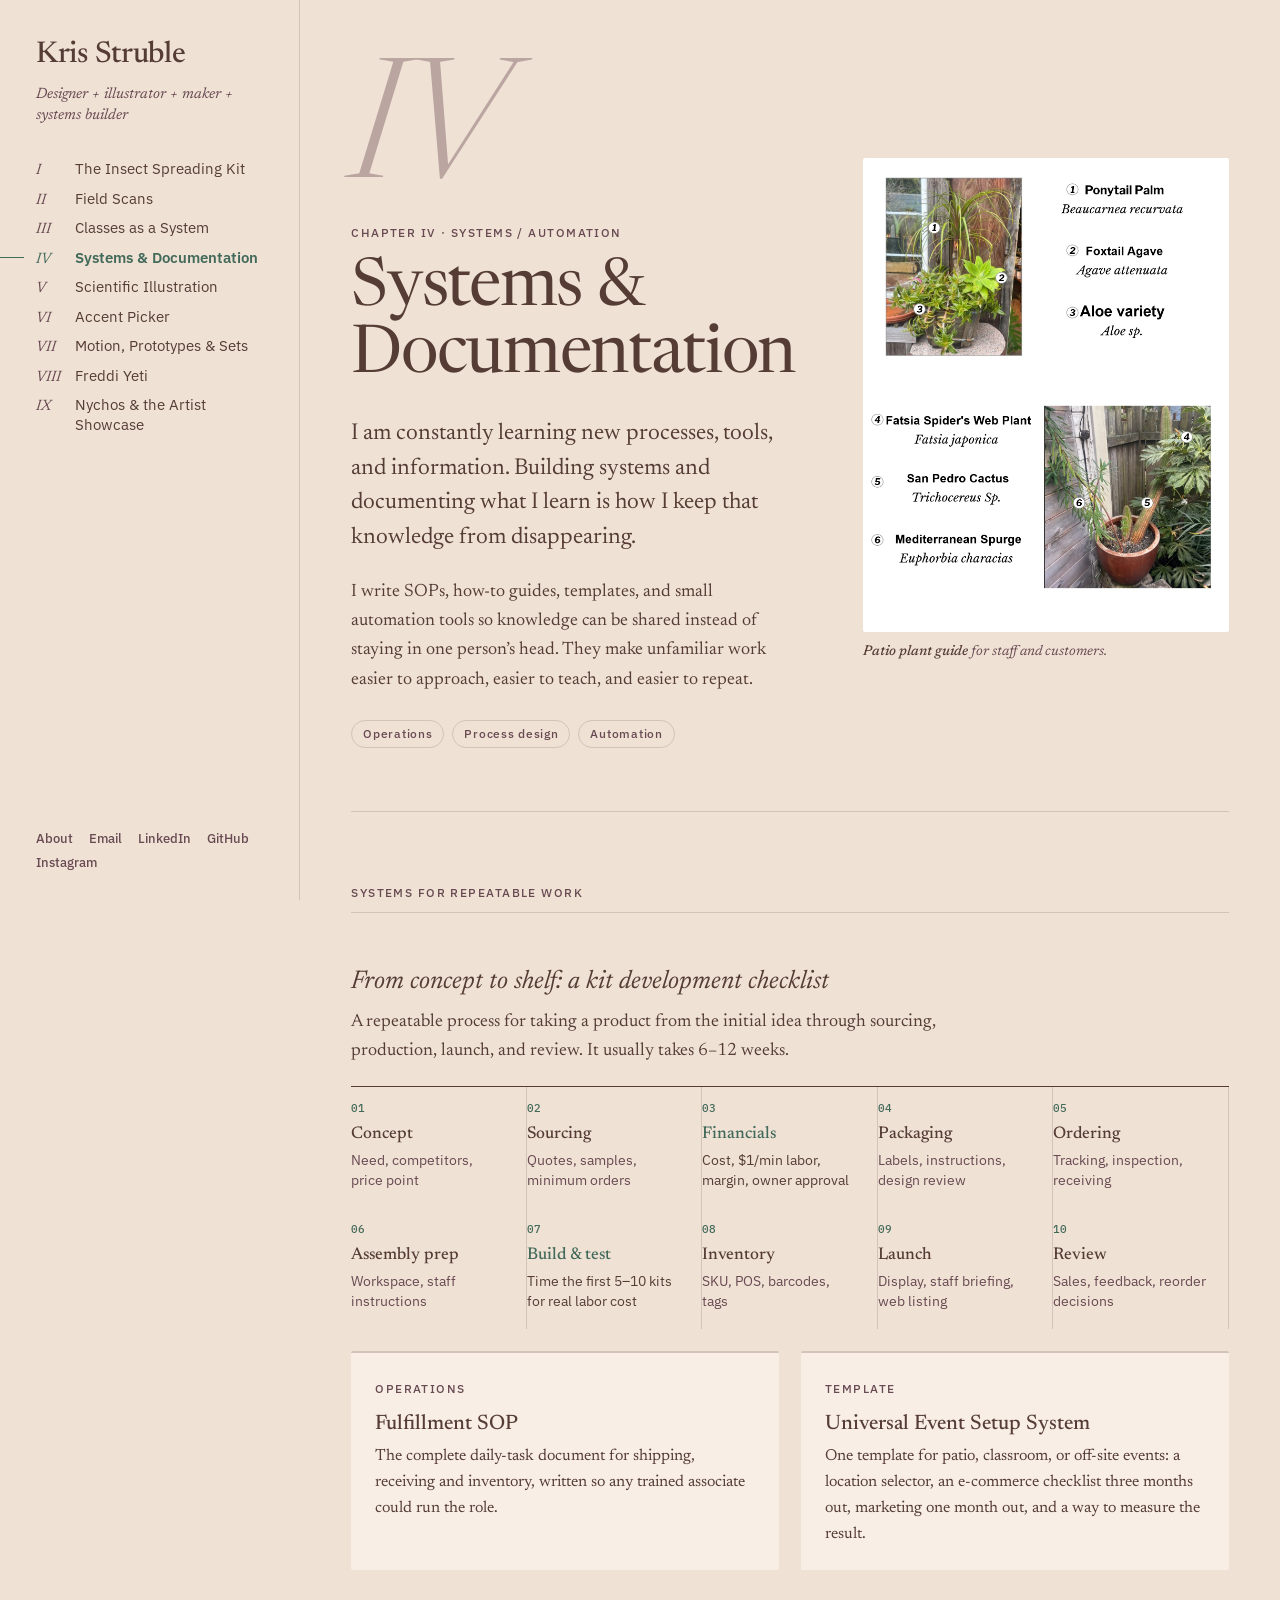
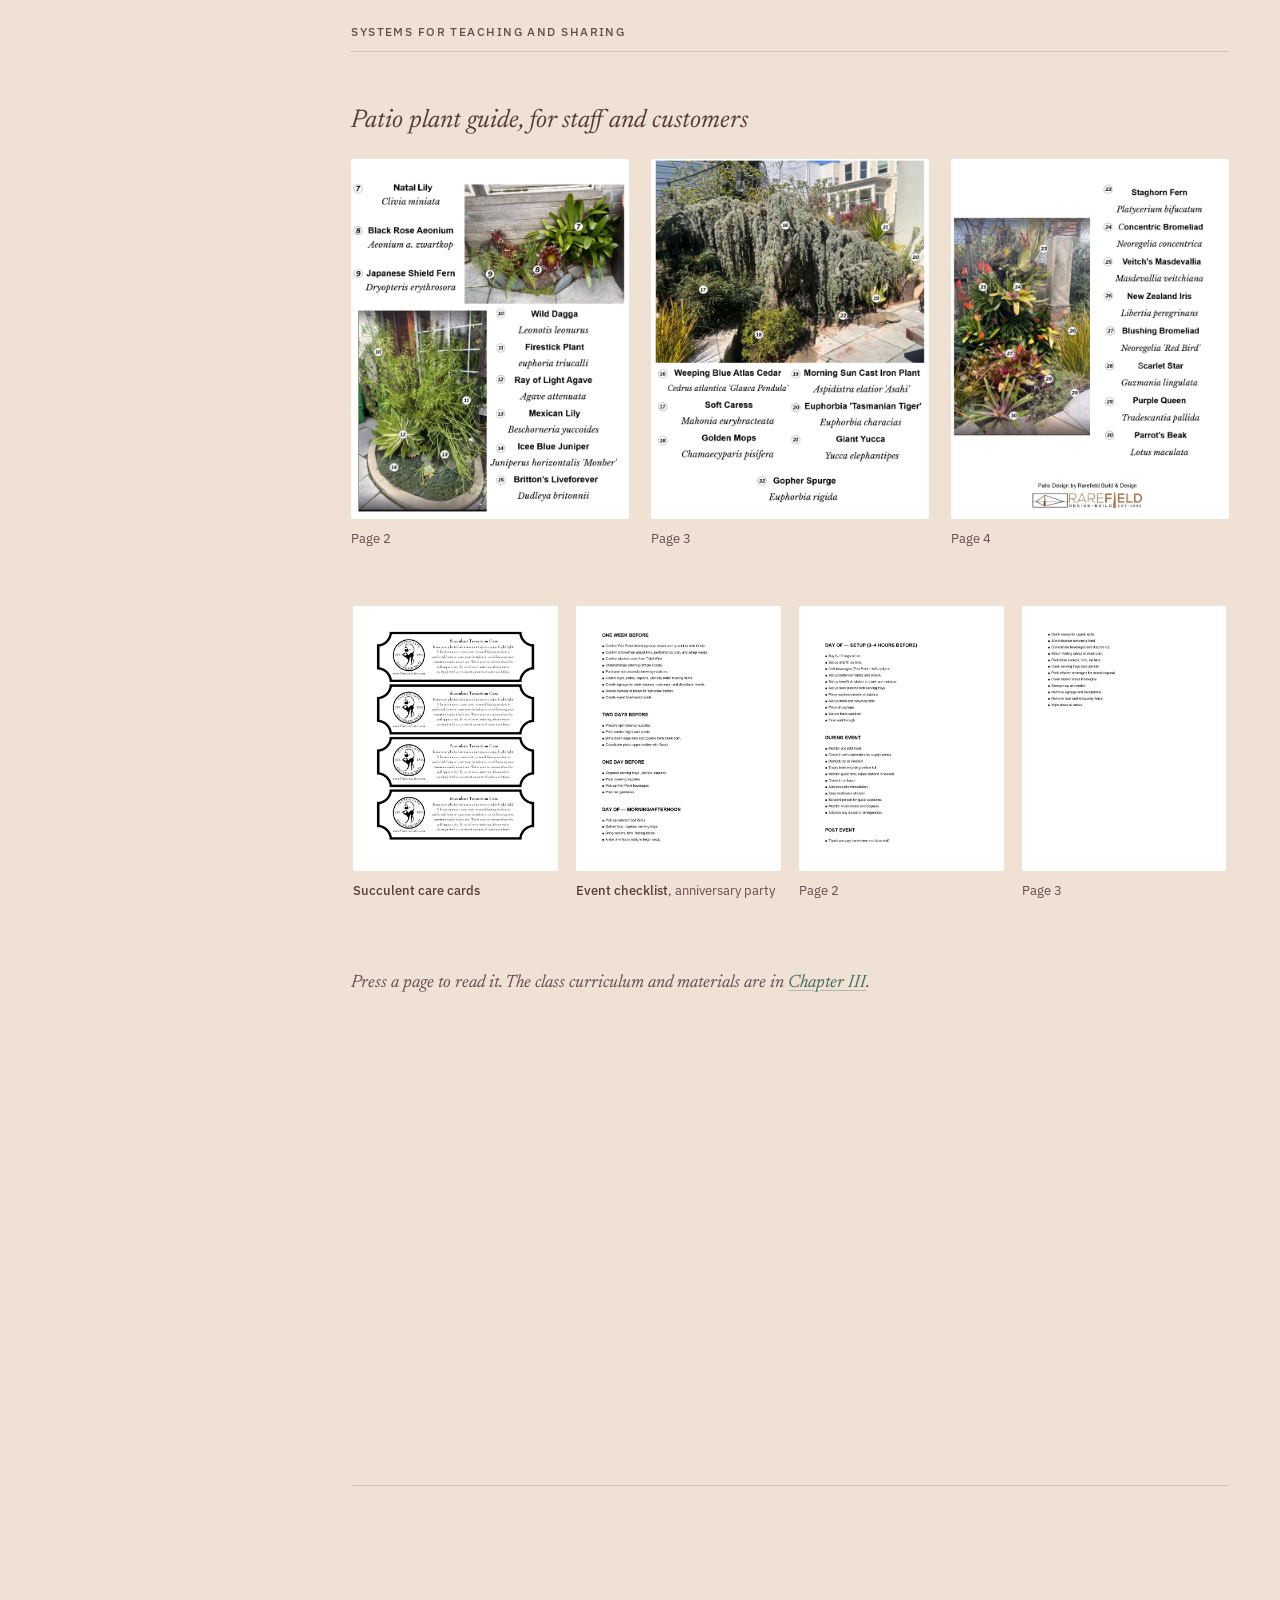
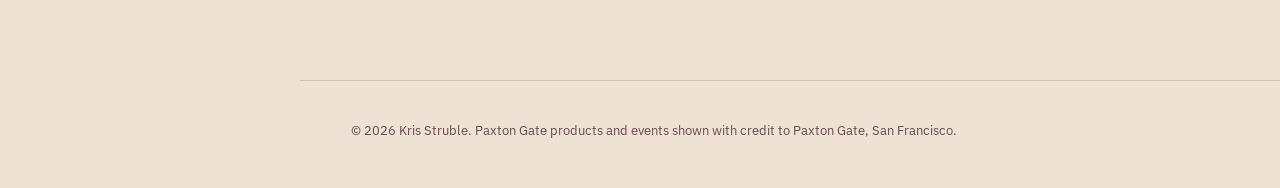
<file: systems.html>
<!doctype html>
<html lang="en">
<head>
<meta charset="utf-8">
<meta name="viewport" content="width=device-width, initial-scale=1">
<title>Systems &amp; Documentation · Kris Struble</title>
<meta name="description" content="I am constantly learning new processes, tools, and information. Building systems and documenting what I learn is how I keep that knowledge from disappearing.">
<meta property="og:title" content="Systems &amp; Documentation · Kris Struble">
<meta property="og:image" content="https://krisstruble.com/img/share/systems.jpg">
<meta property="og:image:width" content="1200">
<meta property="og:image:height" content="630">
<meta name="twitter:image" content="https://krisstruble.com/img/share/systems.jpg">
<meta property="og:description" content="I am constantly learning new processes, tools, and information. Building systems and documenting what I learn is how I keep that knowledge from disappearing.">
<meta property="og:url" content="https://krisstruble.com/systems.html">
<meta property="og:type" content="website">
<meta name="twitter:card" content="summary_large_image">
<link rel="preconnect" href="https://fonts.googleapis.com">
<link rel="preconnect" href="https://fonts.gstatic.com" crossorigin>
<link href="https://fonts.googleapis.com/css2?family=IBM+Plex+Mono&amp;family=IBM+Plex+Sans:wght@400;500;600&amp;family=Newsreader:ital,opsz,wght@0,6..72,300;0,6..72,400;0,6..72,500;1,6..72,300;1,6..72,400&amp;display=swap" rel="stylesheet">
<link rel="stylesheet" href="css/site.css?v=20261005e">
<script>document.documentElement.classList.add("js");setTimeout(function(){if(!window.siteReady)document.documentElement.classList.add("no-reveal")},2500)</script>
<script type="module" src="js/site.js?v=20261005e"></script>
<script>/* visit stats (Umami, no cookies). Browsers that look automated are logged as "bot visit", not as page views. */
(function () {
  var ua = navigator.userAgent, why = navigator.webdriver ? "automated" : /HeadlessChrome|PhantomJS/.test(ua) ? "headless" : /Windows NT 6\./.test(ua) ? "windows 7/8" : !(screen.width && screen.height) ? "no screen" : "";
  var s = document.createElement("script");
  s.defer = true; s.src = "https://cloud.umami.is/script.js";
  s.dataset.websiteId = "688c40be-6018-49d1-bb95-970aa23d5b86"; s.dataset.domains = "krisstruble.com";
  if (why) {
    s.dataset.autoTrack = "false";
    s.onload = function () { if (window.umami) umami.track("bot visit", { why: why, page: location.pathname }); };
  }
  document.head.appendChild(s);
})();
</script>
</head>
<body class="page-systems">
<a class="skip" href="#main">Skip to content</a>
<header class="mobilebar">
  <a class="name" href="index.html">Kris Struble</a>
  <button class="index-toggle" type="button" aria-expanded="false" aria-controls="index">Index</button>
</header>
<aside class="index" id="index" aria-label="Site index">
  <a class="name" href="index.html">Kris Struble</a>
  <p class="role">Designer + illustrator + maker + systems builder</p>
  <nav aria-label="Chapters">
    <ol>
      <li><a href="kit.html"><span class="num">I</span><span class="t">The Insect Spreading Kit</span></a></li>
      <li><a href="scans.html"><span class="num">II</span><span class="t">Field Scans</span></a></li>
      <li><a href="classes.html"><span class="num">III</span><span class="t">Classes as a System</span></a></li>
      <li><a href="systems.html" aria-current="page"><span class="num">IV</span><span class="t">Systems &amp; Documentation</span></a></li>
      <li><a href="illustration.html"><span class="num">V</span><span class="t">Scientific Illustration</span></a></li>
      <li><a href="accents.html"><span class="num">VI</span><span class="t">Accent Picker</span></a></li>
      <li><a href="motion.html"><span class="num">VII</span><span class="t">Motion, Prototypes &amp; Sets</span></a></li>
      <li><a href="freddi.html"><span class="num">VIII</span><span class="t">Freddi Yeti</span></a></li>
      <li><a href="events.html"><span class="num">IX</span><span class="t">Nychos &amp; the Artist Showcase</span></a></li>
    </ol>
  </nav>
  <ul class="elsewhere">
    <li><a href="index.html#about">About</a></li>
    <li><a href="mailto:messyhair.kris@gmail.com">Email</a></li>
    <li><a href="https://www.linkedin.com/in/kris-struble-b930507">LinkedIn</a></li>
    <li><a href="https://github.com/Messyhairkris">GitHub</a></li>
    <li><a href="https://www.instagram.com/freddiyeti/">Instagram</a></li>
  </ul>
</aside>
<main id="main">
<article class="chapter chapter-systems">
  <header class="chapter-head">
    <div class="chapter-text">
      <p class="chapter-num" aria-hidden="true">IV</p>
      <p class="label">Chapter IV · Systems / Automation</p>
      <h1>Systems &amp; Documentation</h1>
      <p class="lead">I am constantly learning new processes, tools, and information. Building systems and documenting what I learn is how I keep that knowledge from disappearing.</p>
      <p>I write SOPs, how-to guides, templates, and small automation tools so knowledge can be shared instead of staying in one person’s head. They make unfamiliar work easier to approach, easier to teach, and easier to repeat.</p>
      <ul class="shows"><li>Operations</li><li>Process design</li><li>Automation</li></ul>
    </div>
    <figure class="chapter-cover" data-cover="systems">
        <img src="img/patio-plant-guide-p1.webp" alt="Page from an illustrated patio plant guide with numbered photos matched to common and scientific names">
        <figcaption><b>Patio plant guide</b> for staff and customers.</figcaption>
      </figure>
  </header>
  <div class="chapter-body">
<h2 class="section-title">Systems for repeatable work</h2>
<div>
  <h3 class="group-title">From concept to shelf: a kit development checklist</h3>
  <p class="group-note">A repeatable process for taking a product from the initial idea through sourcing, production,
    launch, and review. It usually takes 6–12 weeks.</p>
  <ol class="timeline">
    <li><b>Concept</b><span>Need, competitors, price point</span></li>
    <li><b>Sourcing</b><span>Quotes, samples, minimum orders</span></li>
    <li class="key"><b>Financials</b><span>Cost, $1/min labor, margin, owner approval</span></li>
    <li><b>Packaging</b><span>Labels, instructions, design review</span></li>
    <li><b>Ordering</b><span>Tracking, inspection, receiving</span></li>
    <li><b>Assembly prep</b><span>Workspace, staff instructions</span></li>
    <li class="key"><b>Build &amp; test</b><span>Time the first 5–10 kits for real labor cost</span></li>
    <li><b>Inventory</b><span>SKU, POS, barcodes, tags</span></li>
    <li><b>Launch</b><span>Display, staff briefing, web listing</span></li>
    <li><b>Review</b><span>Sales, feedback, reorder decisions</span></li>
  </ol>
</div>
<div class="grid g2 cards">
  <div class="item">
    <span class="label">Operations</span>
    <h3>Fulfillment SOP</h3>
    <p>The complete daily-task document for shipping, receiving and inventory, written so any trained
      associate could run the role.</p>
  </div>
  <div class="item">
    <span class="label">Template</span>
    <h3>Universal Event Setup System</h3>
    <p>One template for patio, classroom, or off-site events: a location selector, an e-commerce checklist
      three months out, marketing one month out, and a way to measure the result.</p>
  </div>
</div>

<h2 class="section-title">Systems for teaching and sharing</h2>
<div>
  <h3 class="group-title">Patio plant guide, for staff and customers</h3>
  <div class="grid g3">
    <figure><button type="button" data-full="img/patio-plant-guide-p2.webp"><img src="img/patio-plant-guide-p2.webp" loading="lazy" alt="Page from an illustrated patio plant guide with numbered photos matched to common and scientific names"></button>
      <figcaption>Page 2</figcaption></figure>
    <figure><button type="button" data-full="img/patio-plant-guide-p3.webp"><img src="img/patio-plant-guide-p3.webp" loading="lazy" alt="Patio plant guide, page 3"></button>
      <figcaption>Page 3</figcaption></figure>
    <figure><button type="button" data-full="img/patio-plant-guide-p4.webp"><img src="img/patio-plant-guide-p4.webp" loading="lazy" alt="Patio plant guide, page 4"></button>
      <figcaption>Page 4</figcaption></figure>
  </div>
</div>
<div class="docs">
  <figure><button type="button" data-full="img/succulent-care-with-borders.webp"><img src="img/succulent-care-with-borders.webp" loading="lazy" alt="Succulent care cards, four to a page with decorative borders"></button>
    <figcaption><b>Succulent care cards</b></figcaption></figure>
  <figure><button type="button" data-full="img/event-checklist-p1.webp"><img src="img/event-checklist-p1.webp" loading="lazy" alt="First page of an event checklist organized by one week before, two days before, one day before, and day of"></button>
    <figcaption><b>Event checklist</b>, anniversary party</figcaption></figure>
  <figure><button type="button" data-full="img/event-checklist-p2.webp"><img src="img/event-checklist-p2.webp" loading="lazy" alt="Event checklist, page 2"></button>
    <figcaption>Page 2</figcaption></figure>
  <figure><button type="button" data-full="img/event-checklist-p3.webp"><img src="img/event-checklist-p3.webp" loading="lazy" alt="Event checklist, page 3"></button>
    <figcaption>Page 3</figcaption></figure>
</div>
<p class="note">Press a page to read it. The class curriculum and materials are in <a href="classes.html">Chapter III</a>.</p>

<h2 class="section-title">Systems that remove repetitive work</h2>
<div class="grid g2 cards">
  <div class="item">
    <span class="label">AutoHotkey</span>
    <h3>Class email generator</h3>
    <p>An AutoHotkey tool with a small interface that writes class confirmation and reminder emails, so dates,
      times, and locations don’t have to be entered manually each time.</p>
  </div>
  <div class="item">
    <span class="label">AutoHotkey</span>
    <h3>AHK Script Manager</h3>
    <p>A GUI for organizing, launching and tagging dozens of small automation scripts.</p>
  </div>
</div>
<p class="note">Another example, the Accent Picker, has its own page in <a href="accents.html">Chapter VI</a>.</p>
  </div>
  <nav class="pager" aria-label="More chapters">
    <a class="pager-prev" href="classes.html" data-umami-event="previous chapter" data-umami-event-from="systems"><span class="label">← Previous</span><span class="num">III</span><span class="t">Classes as a System</span></a>
    <a class="pager-next" href="illustration.html" data-umami-event="next chapter" data-umami-event-from="systems"><span class="pager-thumb"><img class="whole" src="img/sphingidae.webp" loading="lazy" alt=""></span><span class="label">Next →</span><span class="num">V</span><span class="t">Scientific Illustration</span></a>
  </nav>
</article>
</main>
<footer class="foot">
  <span>© 2026 Kris Struble. Paxton Gate products and events shown with credit to Paxton Gate, San Francisco.</span>
</footer>
</body>
</html>
</file>
<file: css/site.css>
/* Kris Struble — portfolio (prototype, 2026-09-28)
   One page per chapter, a fixed index, and quiet motion: pages cross-fade, the chapter picture
   grows out of its tile, and content drifts in as it scrolls into view. */

:root{
  /* The palette. Everything below is built from these five. */
  --deep-teal:#426a5a;
  --celadon:#b8d5b8;
  --peach-glow:#ffd0a4;
  --deep-mocha:#553d36;
  --mauve-shadow:#684a52;

  --paper:#f0e1d5;                 /* peach glow, dusted down for reading */
  --card:#f8eee6;                  /* a lighter step of the same */
  --side:var(--paper);             /* the index: same as the page */
  --ink:var(--deep-mocha);
  --stone:var(--mauve-shadow);
  --rule:color-mix(in srgb,var(--deep-mocha) 18%,var(--paper));
  --accent:var(--deep-teal);
  --accent-ink:var(--mauve-shadow);
  --shadow:85,61,54;               /* deep mocha, for shadows */
  --serif:"Newsreader","Iowan Old Style","Palatino Linotype",Palatino,Georgia,serif;
  --sans:"IBM Plex Sans","Segoe UI",Roboto,"Helvetica Neue",Arial,sans-serif;
  --mono:"IBM Plex Mono",ui-monospace,Consolas,monospace;
  --index-w:300px;
  --gutter:clamp(20px,4vw,64px);
  --measure:62ch;
  --ease:cubic-bezier(.2,.7,.2,1);
  /* Motion: change these to slow down or calm the whole site. */
  --reveal-time:.9s;
  --reveal-rise:22px;
  --page-fade:.45s;
}

*{box-sizing:border-box}
html{-webkit-text-size-adjust:100%;scroll-behavior:smooth}
body{margin:0;background:var(--paper);color:var(--ink);
  font:400 18px/1.62 var(--serif);-webkit-font-smoothing:antialiased;text-rendering:optimizeLegibility}
img,video,iframe{max-width:100%;display:block}
img,video{height:auto}
a{color:var(--accent);text-decoration:underline;text-decoration-color:color-mix(in srgb,var(--accent) 35%,transparent);text-underline-offset:3px}
a:hover{color:var(--accent-ink);text-decoration-color:currentColor}
:focus-visible{outline:2px solid var(--accent);outline-offset:3px}
::selection{background:var(--peach-glow);color:var(--ink)}
.skip{position:absolute;left:-9999px}
.skip:focus{left:12px;top:12px;background:var(--card);padding:8px 12px;z-index:50}
.label{font:500 12px/1.3 var(--sans);letter-spacing:.12em;text-transform:uppercase;color:var(--stone)}
.mono{font-family:var(--mono);font-size:.82em}

/* ── the index ─────────────────────────────────────────────────────── */
.index{position:fixed;inset:0 auto 0 0;width:var(--index-w);padding:40px 28px 28px 36px;
  display:flex;flex-direction:column;gap:22px;overflow-y:auto;border-right:1px solid var(--rule);
  background:var(--side);z-index:30;view-transition-name:index}
.index .name{font:500 30px/1 var(--serif);letter-spacing:-.01em;color:var(--ink);text-decoration:none}
.index .role{margin:-8px 0 6px;font:italic 400 15px/1.4 var(--serif);color:var(--stone)}
.index ol,.index ul{list-style:none;margin:0;padding:0}
.index nav a{display:grid;grid-template-columns:2.6em 1fr;align-items:baseline;padding:5px 0;
  color:var(--ink);text-decoration:none;font:400 15px/1.3 var(--sans);position:relative}
.index nav .num{font:italic 400 15px/1 var(--serif);color:var(--stone)}
.index nav .t{transition:transform .35s var(--ease)}
.index nav a:hover .t{transform:translateX(4px);color:var(--accent)}
.index nav a[aria-current="page"]{color:var(--accent);font-weight:600}
.index nav a[aria-current="page"] .num{color:var(--accent)}
.index nav a[aria-current="page"]::before{content:"";position:absolute;left:-36px;top:50%;width:24px;height:1px;background:var(--accent)}
.elsewhere{margin-top:auto !important;display:flex;flex-wrap:wrap;gap:6px 16px;font:500 13px/1.4 var(--sans)}
.elsewhere a{color:var(--stone);text-decoration:none}
.elsewhere a:hover{color:var(--accent)}
.mobilebar{display:none}

main,.foot{margin-left:var(--index-w);padding-inline:var(--gutter)}
main{max-width:calc(var(--index-w) + 1240px);min-height:100vh}
.foot{padding-block:40px 48px;font:400 13px/1.5 var(--sans);color:var(--stone);border-top:1px solid var(--rule)}

@media (max-width:900px){
  :root{--index-w:0px}
  .mobilebar{display:flex;position:sticky;top:0;z-index:40;align-items:center;justify-content:space-between;
    padding:12px var(--gutter);background:color-mix(in srgb,var(--paper) 92%,transparent);
    backdrop-filter:blur(8px);border-bottom:1px solid var(--rule);view-transition-name:mobilebar}
  .mobilebar .name{font:500 22px/1 var(--serif);color:var(--ink);text-decoration:none}
  .index-toggle{font:500 13px/1 var(--sans);letter-spacing:.1em;text-transform:uppercase;background:none;
    border:1px solid var(--ink);color:var(--ink);padding:9px 14px;border-radius:2px;cursor:pointer}
  .js .index{width:100%;inset:57px 0 0 0;border:0;padding:28px var(--gutter);
    opacity:0;visibility:hidden;transform:translateY(-8px);
    transition:opacity .3s var(--ease),transform .3s var(--ease),visibility 0s .3s}
  .js .index.open{opacity:1;visibility:visible;transform:none;transition-delay:0s}
  .js .index .name{display:none}
  .index nav a{font-size:18px;padding:9px 0}
  html:not(.js) .index{position:static;width:auto;border:0;border-bottom:1px solid var(--rule)}
}

/* ── home ──────────────────────────────────────────────────────────── */
.intro{display:grid;grid-template-columns:minmax(0,1.3fr) minmax(0,.7fr);gap:clamp(28px,5vw,80px);
  align-items:end;padding:clamp(56px,10vh,120px) 0 clamp(48px,8vh,96px)}
.display{font-weight:300;font-size:clamp(36px,4.4vw,68px);line-height:.98;letter-spacing:-.025em;margin:.3em 0 .45em}
.lead{font-size:clamp(20px,1.8vw,23px);line-height:1.5;max-width:var(--measure);margin:0 0 1em}
.intro p{max-width:var(--measure)}
.intro-figure{margin:0}
.intro-figure img{width:100%;filter:drop-shadow(0 18px 24px rgba(var(--shadow),.18))}
.intro-figure figcaption{font:italic 400 14px/1.4 var(--serif);color:var(--stone);text-align:center;margin-top:10px}

.contents{padding-bottom:clamp(56px,10vh,120px)}
.contents>.label{margin:0 0 22px;padding-bottom:12px;border-bottom:1px solid var(--rule)}
.tiles{list-style:none;margin:0;padding:0;display:grid;grid-template-columns:repeat(auto-fill,minmax(260px,1fr));gap:48px 28px}
.tile{display:grid;grid-template-columns:auto 1fr;column-gap:14px;row-gap:2px;color:var(--ink);text-decoration:none}
.tile-img{grid-column:1/-1;aspect-ratio:4/5;overflow:hidden;background:var(--card);margin-bottom:14px;border-radius:2px}
.tile-img img{width:100%;height:100%;object-fit:cover;transition:transform .9s var(--ease)}
.tile-num{grid-row:span 2;font:italic 300 44px/.9 var(--serif);color:var(--stone);min-width:1.4em}
.tile-title{font:500 20px/1.2 var(--serif);align-self:end}
.tile-tag{font:500 11px/1.4 var(--sans);letter-spacing:.1em;text-transform:uppercase;color:var(--stone)}
.tile:hover .tile-img img{transform:scale(1.035)}
/* a drawing shown whole in its tile, rather than cropped to fill it */
.tile-img img.whole{object-fit:contain;padding:9%}
.tile:hover .tile-title{color:var(--accent)}
@media (max-width:600px){.tiles{grid-template-columns:1fr 1fr;gap:32px 14px}.tile{column-gap:8px}.tile-num{font-size:28px}.tile-title{font-size:16px}.tile-tag{display:none}}

.about{display:grid;grid-template-columns:minmax(0,1.2fr) minmax(0,.8fr);gap:clamp(28px,5vw,72px);
  padding:clamp(48px,8vh,96px) 0;border-top:1px solid var(--rule)}
.about h2{font-weight:400;font-size:clamp(32px,4vw,52px);line-height:1.05;letter-spacing:-.015em;margin:.3em 0 .5em}
.about p{max-width:var(--measure)}
.facts{list-style:none;margin:0;padding:0;font:400 15px/1.5 var(--sans);align-self:start}
.facts li{display:grid;grid-template-columns:7.5em 1fr;gap:12px;padding:11px 0;border-bottom:1px solid var(--rule)}
.facts li>span{min-width:0;overflow-wrap:anywhere}
.facts li>span:first-child{font:500 11px/2 var(--sans);letter-spacing:.12em;text-transform:uppercase;color:var(--stone)}
@media (max-width:760px){.intro,.about{grid-template-columns:1fr}.intro-figure{max-width:260px;order:-1}}

/* the way into the work: last on wide screens, straight after the lead on phones */
.intro-text{display:flex;flex-direction:column}
.intro-text .start{order:2;display:flex;flex-wrap:wrap;align-items:center;gap:12px 20px;margin:.6em 0 0}
.btn{display:inline-block;padding:14px 24px;background:var(--accent);color:#fff;border-radius:2px;
  font:500 16px/1 var(--sans);letter-spacing:.02em;text-decoration:none;transition:transform .35s var(--ease),box-shadow .35s var(--ease)}
.btn:is(:hover,:active,:focus,:visited){color:#fff}
.btn:hover{transform:translateY(-2px);box-shadow:0 12px 24px -14px rgba(var(--shadow),.6)}
.start-alt{font:400 16px/1.4 var(--serif);color:var(--ink)}
.start-alt:hover{color:var(--accent)}
.contents{scroll-margin-top:24px}
@media (max-width:760px){
  .intro{padding-top:28px;gap:18px}
  /* a smaller drawing, so the headline and the button share the first screen */
  .intro-figure{max-width:none}
  .intro-figure img{width:auto;max-width:100%;max-height:30svh;margin:0 auto;display:block}
  .intro-text .start{order:1;margin:0 0 1.2em}
  .intro-text .more{order:2}
  .contents{scroll-margin-top:72px}
}
@media (max-width:760px) and (max-height:740px){
  .intro-figure img{max-height:19svh}
  .intro-figure figcaption{display:none}
}

/* ── a chapter ─────────────────────────────────────────────────────── */
.chapter-head{display:grid;grid-template-columns:minmax(0,1.1fr) minmax(0,.9fr);gap:clamp(28px,5vw,72px);
  align-items:center;padding:clamp(40px,8vh,96px) 0 clamp(40px,7vh,80px);border-bottom:1px solid var(--rule)}
.chapter-head.no-cover{grid-template-columns:1fr}
/* Field Scans: the viewer is the cover, so it gets the wider column */
.chapter-scans .chapter-head{grid-template-columns:minmax(0,.8fr) minmax(0,1.2fr)}
@media (max-width:760px){.chapter-scans .chapter-head{grid-template-columns:1fr}}
.chapter-num{font:italic 300 clamp(88px,13vw,180px)/.8 var(--serif);color:color-mix(in srgb,var(--stone) 40%,var(--paper));
  margin:0 0 .12em;letter-spacing:-.03em}
.chapter-head h1{font-weight:400;font-size:clamp(40px,5.2vw,76px);line-height:1;letter-spacing:-.02em;margin:.25em 0 .4em}
.shows{list-style:none;padding:0;margin:1.4em 0 0;display:flex;flex-wrap:wrap;gap:8px}
.shows li{font:500 12px/1 var(--sans);letter-spacing:.06em;padding:7px 11px;border:1px solid var(--rule);border-radius:99px;color:var(--stone)}
.chapter-cover{margin:0}
.chapter-cover img{width:100%;max-height:78vh;object-fit:contain;border-radius:2px}
.chapter-cover figcaption{font:italic 400 14px/1.45 var(--serif);color:var(--stone);margin-top:10px}
@media (max-width:760px){.chapter-head{grid-template-columns:1fr}.chapter-cover{order:-1}}

/* a cover that changes: pictures stacked in one frame, one showing at a time */
.carousel-stage{position:relative;aspect-ratio:var(--stage,1);max-height:70vh;margin-inline:auto}
.carousel .slide{position:absolute;inset:0;opacity:0;visibility:hidden;
  transition:opacity 2.6s ease-in-out,visibility 0s 2.6s}
.carousel .slide.is-on{opacity:1;visibility:visible;transition-delay:0s}
/* --fit sizes one picture inside the frame: below 1 to give it room, above 1 to fill out a
   drawing that has a lot of empty margin in its file */
.carousel .slide img,.carousel button[data-full]:hover img{position:absolute;inset:0;width:100%;height:100%;max-height:none;
  object-fit:contain;transform:scale(var(--fit,1))}
.carousel figcaption{min-height:3em;text-align:center;margin-inline:auto}
.carousel-controls{display:flex;justify-content:center;align-items:center;gap:10px;margin-top:6px}
.carousel-controls[hidden]{display:none}
.carousel .dot{all:unset;width:9px;height:9px;border-radius:50%;border:1px solid var(--stone);cursor:pointer;padding:0}
.carousel .dot[aria-current="true"]{background:var(--accent);border-color:var(--accent)}
.carousel .dot:focus-visible,.carousel-pause:focus-visible{outline:2px solid var(--accent);outline-offset:3px}
.carousel-pause{all:unset;margin-left:8px;font:500 12px/1 var(--sans);letter-spacing:.08em;text-transform:uppercase;color:var(--stone);cursor:pointer}
.carousel-pause:hover{color:var(--accent)}

.chapter-body{padding:clamp(40px,7vh,80px) 0}
.chapter-body>*+*{margin-top:clamp(36px,6vh,72px)}
.section-title{font:500 12px/1.3 var(--sans);letter-spacing:.12em;text-transform:uppercase;color:var(--stone);
  padding-bottom:12px;border-bottom:1px solid var(--rule)}
.chapter-body h2:not(.section-title){font-weight:500;font-size:clamp(24px,2.4vw,30px);line-height:1.15;margin:0 0 .5em}
.prose h3{font:500 22px/1.25 var(--serif);margin:1.4em 0 .4em}
.prose h3:first-child{margin-top:0}
.prose p{max-width:var(--measure)}
.note{font-style:italic;color:var(--stone)}

/* pull quote */
.pull{margin-inline:0;padding:0 0 0 clamp(20px,3vw,40px);border-left:2px solid var(--accent);max-width:36ch}
.pull p{font:italic 300 clamp(26px,3vw,38px)/1.2 var(--serif);margin:0;letter-spacing:-.01em}

/* stats */
.stats{display:grid;grid-template-columns:repeat(auto-fit,minmax(200px,1fr));gap:28px;border-block:1px solid var(--rule);padding:28px 0}
.stats b{display:block;white-space:nowrap;font:300 clamp(30px,3vw,46px)/1 var(--serif);letter-spacing:-.02em;margin-bottom:10px}
.stats span{font:400 14px/1.45 var(--sans);color:var(--stone)}
.chapter-body .stats{margin-block:clamp(36px,6vh,72px)}

/* figures, grids and splits (also used by the carried-over chapters) */
figure{margin:0}
figcaption{font:400 14px/1.5 var(--sans);color:var(--stone);margin-top:10px;max-width:60ch}
figcaption b{color:var(--ink);font-weight:500}
.fig img,.fig video{border-radius:2px}
.split{display:grid;grid-template-columns:1fr 1fr;gap:clamp(24px,4vw,56px);align-items:start}
.split.wide-left{grid-template-columns:1.3fr 1fr}
.grid{display:grid;gap:22px;margin-top:22px}
.grid.g2{grid-template-columns:1fr 1fr}
.grid.g3{grid-template-columns:repeat(3,1fr)}
.grid.g4{grid-template-columns:repeat(4,1fr)}
.grid.g5{grid-template-columns:repeat(5,1fr)}
/* photos of mixed shapes, cropped to one shape so a row lines up; .whole keeps a poster or
   product shot uncropped on a card */
.grid.even img{width:100%;aspect-ratio:4/5;object-fit:cover}
.grid.even img.whole{object-fit:contain;background:var(--card)}
.grid.even img.cutout{object-fit:contain;background:none}
/* a small picture beside its text */
.split.narrow-left{grid-template-columns:minmax(160px,.32fr) minmax(0,1fr);align-items:center}
.split.narrow-left>figure{max-width:280px}
@media (max-width:760px){.split.narrow-left{grid-template-columns:1fr}}
.grid figcaption{font-size:13px}
.wide-figure video,.wide-figure img{width:100%;max-height:78vh;object-fit:contain;border-radius:2px;background:#000}
@media (max-width:760px){.split,.split.wide-left,.grid.g2,.grid.g3{grid-template-columns:1fr}.grid.g4,.grid.g5{grid-template-columns:1fr 1fr}}

.calls{display:grid;grid-template-columns:1fr 1fr;gap:22px}
.call{background:var(--card);padding:22px 24px;border-radius:2px}
.call p{margin:.5em 0 0}
.call.firm{border-top:2px solid var(--accent)}
.call.flex{border-top:2px dashed var(--stone)}
@media (max-width:760px){.calls{grid-template-columns:1fr}}

.timeline{list-style:none;margin:0;padding:0;display:grid;grid-template-columns:repeat(auto-fit,minmax(170px,1fr));gap:0;counter-reset:step;border-top:1px solid var(--ink)}
.timeline li{counter-increment:step;padding:16px 18px 18px 0;border-right:1px solid var(--rule)}
.timeline li::before{content:counter(step,decimal-leading-zero);display:block;font:500 11px/1 var(--mono);color:var(--accent);margin-bottom:10px}
.timeline b{display:block;font:500 17px/1.25 var(--serif)}
.timeline li.key span{color:var(--ink)}
.timeline li.key b{color:var(--accent)}
.group-note{max-width:var(--measure);margin:-8px 0 20px}
.timeline span{display:block;font:400 14px/1.45 var(--sans);color:var(--stone);margin-top:4px}

.specimens .item{padding:18px 0;border-bottom:1px solid var(--rule)}
.specimens .item:first-child{padding-top:0}
.specimens h3{font:500 20px/1.25 var(--serif);margin:0 0 .3em}
.specimens p{margin:.3em 0}

.drawer{display:grid;grid-template-columns:repeat(auto-fill,minmax(190px,1fr));gap:28px 22px}
.drawer figure,.gallery figure{margin:0}
.drawer img{width:100%;aspect-ratio:1;object-fit:contain;background:var(--card);border-radius:2px;padding:10px}
button[data-full]{all:unset;display:block;cursor:zoom-in;border-radius:2px;overflow:hidden}
button[data-full]:focus-visible{outline:2px solid var(--accent);outline-offset:3px}
button[data-full] img{transition:transform .8s var(--ease)}
button[data-full]:hover img{transform:scale(1.03)}
.licensed{display:flex;flex-wrap:wrap;gap:10px;list-style:none;padding:0;margin:12px 0 0}
.licensed a{display:inline-block;padding:8px 13px;border:1px solid var(--rule);border-radius:99px;font:500 14px/1 var(--sans);text-decoration:none}

.gallery{display:grid;grid-template-columns:repeat(auto-fill,minmax(220px,1fr));gap:28px 22px}
.gallery img{width:100%;aspect-ratio:1;object-fit:cover}
.loops{display:grid;grid-template-columns:1fr 1fr;gap:22px}
.loops video{width:100%;border-radius:2px}
.closing{border-top:1px solid var(--rule);padding-top:28px}

/* a strip of document pages: scrolls sideways, each page opens large */
.docs{display:grid;grid-auto-flow:column;grid-auto-columns:clamp(150px,16vw,210px);gap:18px;overflow-x:auto;
  padding:4px 2px 14px;scroll-snap-type:x proximity;scrollbar-width:thin}
.docs figure{scroll-snap-align:start}
.docs img{width:100%;aspect-ratio:8.5/11;object-fit:cover;object-position:top;background:#fff;
  box-shadow:0 1px 2px rgba(var(--shadow),.12),0 10px 22px -14px rgba(var(--shadow),.35)}
.docs figcaption{font-size:13px}

/* two things side by side, e.g. version 1 and version 2 */
.compare{display:grid;grid-template-columns:1fr 1fr;gap:0;border-top:1px solid var(--ink)}
.compare>div{padding:22px 28px 6px 0}
.compare>div+div{padding-left:28px;border-left:1px solid var(--rule)}
.compare .label{display:block;margin-bottom:8px}
.compare h3{font:400 clamp(24px,2.4vw,32px)/1.1 var(--serif);margin:0 0 .4em}
@media (max-width:760px){.compare{grid-template-columns:1fr}.compare>div+div{padding-left:0;border-left:0;border-top:1px solid var(--rule)}}
/* compare with a photo under each side; on phones each photo follows its own text */
.compare.with-figs{grid-template-rows:auto auto;grid-auto-flow:column}
.compare.with-figs>figure{margin:0;padding:6px 28px 22px 0}
.compare.with-figs>.col2{padding-left:28px;padding-right:0;border-left:1px solid var(--rule)}
.compare.with-figs img{width:100%;aspect-ratio:4/5;object-fit:cover}
.compare.with-figs img.whole{object-fit:contain;background:var(--card)}
@media (max-width:760px){
  .compare.with-figs{grid-auto-flow:row;grid-template-rows:none}
  .compare.with-figs>.col2{padding-left:0;border-left:0}
  .compare.with-figs>figure{padding-right:0}
  .compare.with-figs>div.col2{border-top:1px solid var(--rule)}
}

/* a checked list of what was produced */
.checks{list-style:none;margin:0;padding:0;display:grid;grid-template-columns:repeat(auto-fit,minmax(220px,1fr));gap:0 28px}
.checks li{padding:13px 0 13px 30px;border-bottom:1px solid var(--rule);position:relative;font:400 17px/1.4 var(--serif)}
.checks li::before{content:"";position:absolute;left:2px;top:19px;width:12px;height:7px;border-left:1.5px solid var(--accent);
  border-bottom:1.5px solid var(--accent);transform:rotate(-45deg)}

/* keycaps */
.keys{display:flex;flex-wrap:wrap;align-items:center;gap:10px;font:500 20px/1 var(--sans)}
.keys kbd{display:inline-grid;place-items:center;min-width:44px;height:44px;padding:0 10px;border:1px solid var(--ink);
  border-bottom-width:3px;border-radius:6px;background:var(--card);font:500 20px/1 var(--mono)}
.keys .arrow{color:var(--stone)}
.keys .out{display:flex;gap:6px}
.keys .out span{display:inline-grid;place-items:center;width:40px;height:40px;border-radius:6px;background:var(--ink);color:var(--paper);font:400 22px/1 var(--serif)}
.keys .out span:first-child{background:var(--accent)}

.group-title{font:italic 400 clamp(22px,2vw,28px)/1.2 var(--serif);margin:0 0 18px;color:var(--ink)}
.tags{list-style:none;margin:0;padding:0;display:flex;flex-wrap:wrap;gap:10px}
.tags li{font:400 16px/1 var(--serif);padding:10px 15px;border:1px solid var(--rule);border-radius:99px;background:var(--card)}
.screen{background:var(--ink);padding:clamp(14px,2vw,26px);border-radius:4px}
.screen img{margin:auto;border-radius:2px}
.screen+figcaption{margin-top:12px}

.docs.wide{grid-auto-columns:clamp(220px,26vw,340px)}
.docs.wide img{aspect-ratio:16/10;object-position:center}
.wide-figure.plain img{background:none;max-height:85vh}
video.portrait{max-height:72vh;width:auto;max-width:100%;background:#000;border-radius:2px}
.cards{gap:22px}
.cards .item{background:var(--card);padding:22px 24px;border-radius:2px;border-top:2px solid var(--rule);transition:border-color .4s var(--ease)}
.cards .item:hover{border-top-color:var(--accent)}
.cards .item h3{font:500 21px/1.25 var(--serif);margin:.35em 0 .3em}
.cards .item p{margin:0;font-size:16px}
.characters{align-items:start}

/* lightbox */
.lightbox{position:fixed;inset:0;z-index:60;background:rgba(var(--shadow),.94);display:grid;place-items:center;padding:4vmin;animation:fade .3s var(--ease)}
.lightbox:focus{outline:0}
.lightbox figure{max-width:min(1100px,84vw);text-align:center}
.lightbox img{max-height:80vh;width:auto;margin:auto;cursor:default}
.lightbox img.is-in{animation:rise .45s var(--ease)}
.lightbox p{color:#f0e1d5;font:400 15px/1.5 var(--sans)}
.lightbox button{position:absolute;font:500 14px/1 var(--sans);color:#fff;background:none;border:1px solid rgba(255,255,255,.5);padding:9px 13px;border-radius:2px;cursor:pointer}
.lightbox button:hover{border-color:#fff;background:rgba(255,255,255,.08)}
.lightbox button:focus-visible{outline:2px solid #fff;outline-offset:3px}
.lb-close{top:16px;right:18px}
.lb-prev,.lb-next{top:50%;transform:translateY(-50%);font-size:22px !important;padding:14px 16px !important}
.lb-prev{left:18px}
.lb-next{right:18px}
.lb-count{display:block;margin-top:2px;font:400 12px/1.4 var(--sans);letter-spacing:.1em;color:rgba(255,255,255,.6)}
.lightbox{cursor:zoom-out}
/* With a mouse, clicking off the picture closes it, so the Close button stays out of sight
   until the keyboard reaches it. Touch screens always show it. */
@media (hover:hover) and (pointer:fine){.lb-close{opacity:0}.lb-close:focus-visible{opacity:1}}
@media (max-width:600px){.lb-prev,.lb-next{top:auto;bottom:16px;transform:none}}

/* pager */
.pager{display:grid;grid-template-columns:1fr 1fr;gap:22px;padding:28px 0 64px;border-top:1px solid var(--rule)}
.pager a{display:grid;grid-template-columns:auto 1fr;column-gap:14px;align-items:baseline;padding:22px 24px;
  background:var(--card);color:var(--ink);text-decoration:none;border-radius:2px;transition:transform .45s var(--ease),box-shadow .45s var(--ease)}
.pager a:hover{transform:translateY(-3px);box-shadow:0 14px 30px -18px rgba(var(--shadow),.45)}
.pager .label{grid-column:1/-1;margin-bottom:8px}
.pager .num{font:italic 300 34px/1 var(--serif);color:var(--stone)}
.pager .t{font:500 20px/1.2 var(--serif)}
.pager-next{text-align:right;grid-template-columns:1fr auto !important}
.pager-next .num{order:2}
.pager-thumb{display:none}
/* phones: the next chapter comes first, as a big button with its picture */
@media (max-width:600px){
  .pager{display:flex;flex-direction:column-reverse;gap:14px}
  .pager-next{grid-template-columns:76px 1fr !important;grid-template-rows:auto auto;text-align:left;align-items:center !important;
    column-gap:16px;padding:14px 16px !important;background:var(--accent) !important;color:#fff !important}
  .pager-next .pager-thumb{display:block;grid-row:1/3;width:76px;height:76px;overflow:hidden;border-radius:2px;background:var(--card)}
  .pager-thumb img{width:100%;height:100%;object-fit:cover}
  .pager-thumb img.whole{object-fit:contain;padding:8%}
  .pager-next .label{grid-column:2;margin:0;color:inherit;opacity:.85}
  .pager-next .num{display:none}
  .pager-next .t{grid-column:2;font-size:21px}
  .pager-prev{padding:14px 16px !important}
  .pager-next:not(:has(.pager-thumb)){grid-template-columns:1fr !important}
  .pager-next:not(:has(.pager-thumb)) :is(.label,.t){grid-column:1}
}

/* model-viewer */
model-viewer{width:100%;height:min(70vh,560px);background:var(--card);border-radius:2px;--poster-color:transparent}

/* ── loading cover for heavy embeds ────────────────────────────────────
   Everything about its look is a variable, so any embed can restyle its own cover:
   <div class="embed" style="--embed-accent:#e0a526; --embed-aspect:4/3"> */
.embed{--embed-bg:#121417;--embed-ink:#f3efe9;--embed-accent:#b8d5b8;--embed-aspect:16/10;
  --embed-radius:3px;--embed-dim:.55;--embed-blur:2px;
  position:relative;aspect-ratio:var(--embed-aspect);background:var(--embed-bg);border-radius:var(--embed-radius);overflow:hidden;color:var(--embed-ink)}
.embed-poster{position:absolute;inset:0;pointer-events:none;width:100%;height:100%;object-fit:cover;transition:filter .6s var(--ease),opacity .8s var(--ease)}
.embed[data-state="idle"] .embed-poster,.embed[data-state="failed"] .embed-poster{filter:brightness(var(--embed-dim)) blur(var(--embed-blur))}
.embed[data-state="loading"] .embed-poster{filter:brightness(calc(var(--embed-dim) * .7)) blur(calc(var(--embed-blur) * 3))}
.embed iframe{position:absolute;inset:0;width:100%;height:100%;border:0;opacity:0;transition:opacity .9s var(--ease)}
.embed[data-state="ready"] iframe{opacity:1;z-index:2}
.embed[data-state="ready"] .embed-poster{opacity:0}
.embed-cover{all:unset;position:absolute;inset:0;display:grid;place-content:center;justify-items:center;gap:14px;
  cursor:pointer;text-align:center;padding:24px;transition:opacity .6s var(--ease)}
.embed-cover:focus-visible{outline:2px solid var(--embed-accent);outline-offset:-6px}
.embed[data-state="ready"] .embed-cover{opacity:0;pointer-events:none}
.embed[data-state="loading"] .embed-cover{cursor:progress}
.embed-label{font:500 clamp(17px,1.7vw,21px)/1.3 var(--sans);letter-spacing:.01em}
.embed-note{font:400 13px/1.4 var(--sans);opacity:.75}
/* the icon: a play ring when idle, a spinning arc while loading, a ↻ after a failure */
.embed-icon{width:68px;height:68px;border-radius:50%;border:1.5px solid color-mix(in srgb,var(--embed-ink) 70%,transparent);
  display:grid;place-items:center;transition:transform .5s var(--ease),border-color .3s}
.embed-icon::before{content:"";width:0;height:0;margin-left:5px;border-style:solid;border-width:11px 0 11px 18px;
  border-color:transparent transparent transparent var(--embed-ink)}
.embed-cover:hover .embed-icon{transform:scale(1.07);border-color:var(--embed-accent)}
.embed[data-state="loading"] .embed-icon{border-color:color-mix(in srgb,var(--embed-ink) 18%,transparent);
  border-top-color:var(--embed-accent);animation:spin 1s linear infinite}
.embed[data-state="loading"] .embed-icon::before{display:none}
.embed[data-state="failed"] .embed-icon::before{content:"↻";border:0;margin:0;font:400 30px/1 var(--sans);color:var(--embed-ink);width:auto;height:auto}
.embed-fallback{position:absolute;inset:0;display:grid;place-items:center;color:var(--embed-ink);font:500 18px/1 var(--sans)}
.embed-foot{margin-top:10px !important;font:500 13px/1 var(--sans);text-align:right}
.embed-help{margin:12px 0 0;font:400 13px/1.5 var(--sans);color:var(--stone)}
.embed-help b{color:var(--ink);font-weight:600}
@keyframes spin{to{transform:rotate(1turn)}}

/* ── motion ────────────────────────────────────────────────────────── */
/* Drift-in: site.js marks these .reveal and adds .is-in as each scrolls into view.
   Hidden only when scripts run (.js), so the page never goes blank without them. */
.js :is(.intro>*,.tiles>li,.about>*,.chapter-head>.chapter-text,.chapter-body>:not([data-cover]),.chapter-body .split>*,.chapter-body .grid>*,
  .chapter-body .gallery>*,.chapter-body .drawer>*,.chapter-body .calls>*,.chapter-body .loops>*,.chapter-body .compare>*,.pager>a):not(.is-in){
  opacity:0;transform:translateY(var(--reveal-rise))}
.reveal{transition:opacity var(--reveal-time) var(--ease),transform var(--reveal-time) var(--ease);
  transition-delay:var(--reveal-delay,0ms)}
.no-reveal :is(.intro>*,.tiles>li,.about>*,.chapter-head>.chapter-text,.chapter-body>:not([data-cover]),.chapter-body .split>*,.chapter-body .grid>*,
  .chapter-body .gallery>*,.chapter-body .drawer>*,.chapter-body .calls>*,.chapter-body .loops>*,.chapter-body .compare>*,.pager>a){opacity:1 !important;transform:none !important}

/* Page changes: the index stays still, the page cross-fades, and the chapter's picture
   travels from its tile into place (browsers that support it; others just change page). */
@view-transition{navigation:auto}
/* A tile is where the picture lands when you come back home, so it cannot be faded out then. */
:root:active-view-transition .tiles>li{opacity:1;transform:none}
::view-transition-old(root){animation:var(--page-fade) var(--ease) both fade-out}
::view-transition-new(root){animation:var(--page-fade) var(--ease) both fade-in}
::view-transition-group(*){animation-duration:.6s;animation-timing-function:var(--ease)}
[data-cover="kit"]{view-transition-name:cover-kit}
[data-cover="scans"]{view-transition-name:cover-scans}
[data-cover="classes"]{view-transition-name:cover-classes}
[data-cover="systems"]{view-transition-name:cover-systems}
[data-cover="illustration"]{view-transition-name:cover-illustration}
[data-cover="accents"]{view-transition-name:cover-accents}
[data-cover="motion"]{view-transition-name:cover-motion}
[data-cover="freddi"]{view-transition-name:cover-freddi}
[data-cover="events"]{view-transition-name:cover-events}
@keyframes fade-out{to{opacity:0}}
@keyframes fade-in{from{opacity:0}}
@keyframes fade{from{opacity:0}}
@keyframes rise{from{opacity:0;transform:translateY(12px) scale(.985)}}

@media (prefers-reduced-motion:reduce){
  html{scroll-behavior:auto}
  *,*::before,*::after{animation-duration:.01ms !important;transition-duration:.01ms !important;transition-delay:0s !important}
  ::view-transition-group(*),::view-transition-old(*),::view-transition-new(*){animation:none !important}
  .js :is(.intro>*,.tiles>li,.about>*,.chapter-head>.chapter-text,.chapter-body>:not([data-cover]),.chapter-body .split>*,.chapter-body .grid>*,
    .chapter-body .gallery>*,.chapter-body .drawer>*,.chapter-body .calls>*,.chapter-body .loops>*,.chapter-body .compare>*,.pager>a){opacity:1;transform:none}
}
</file>
